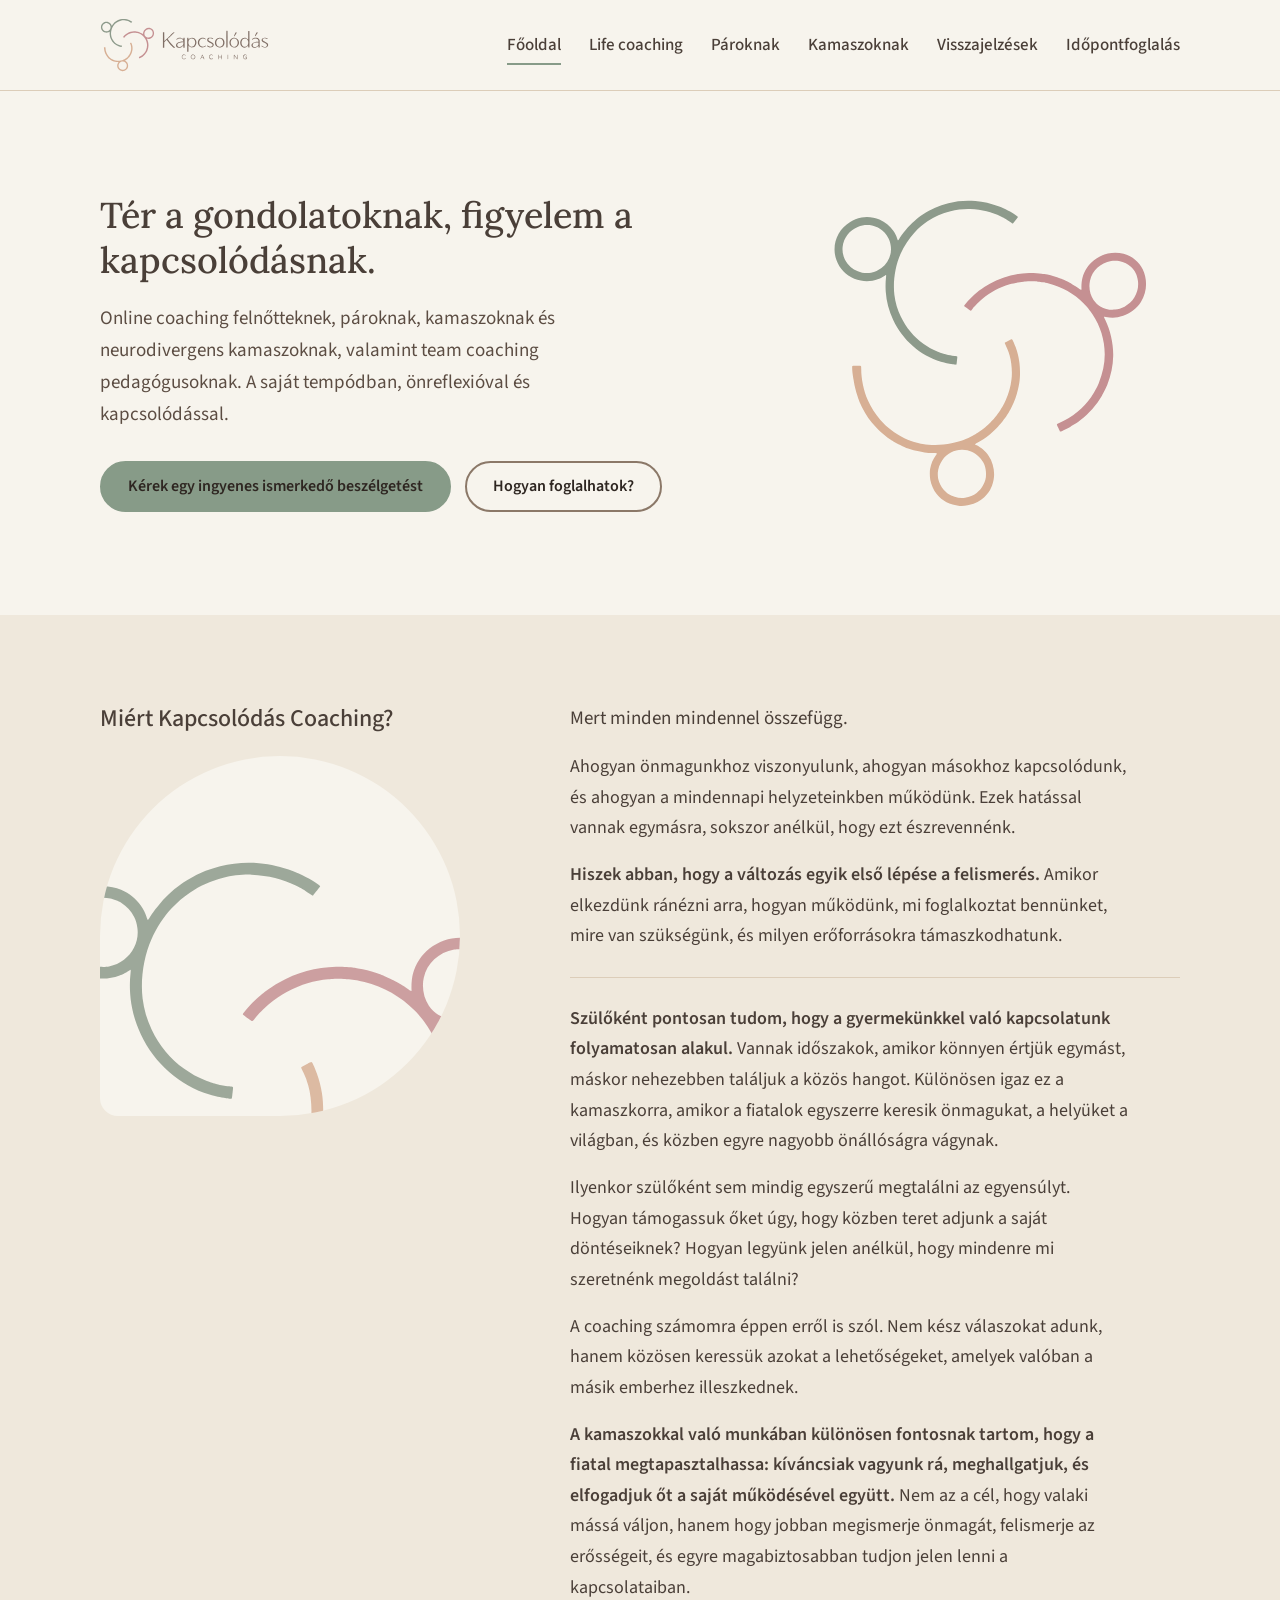
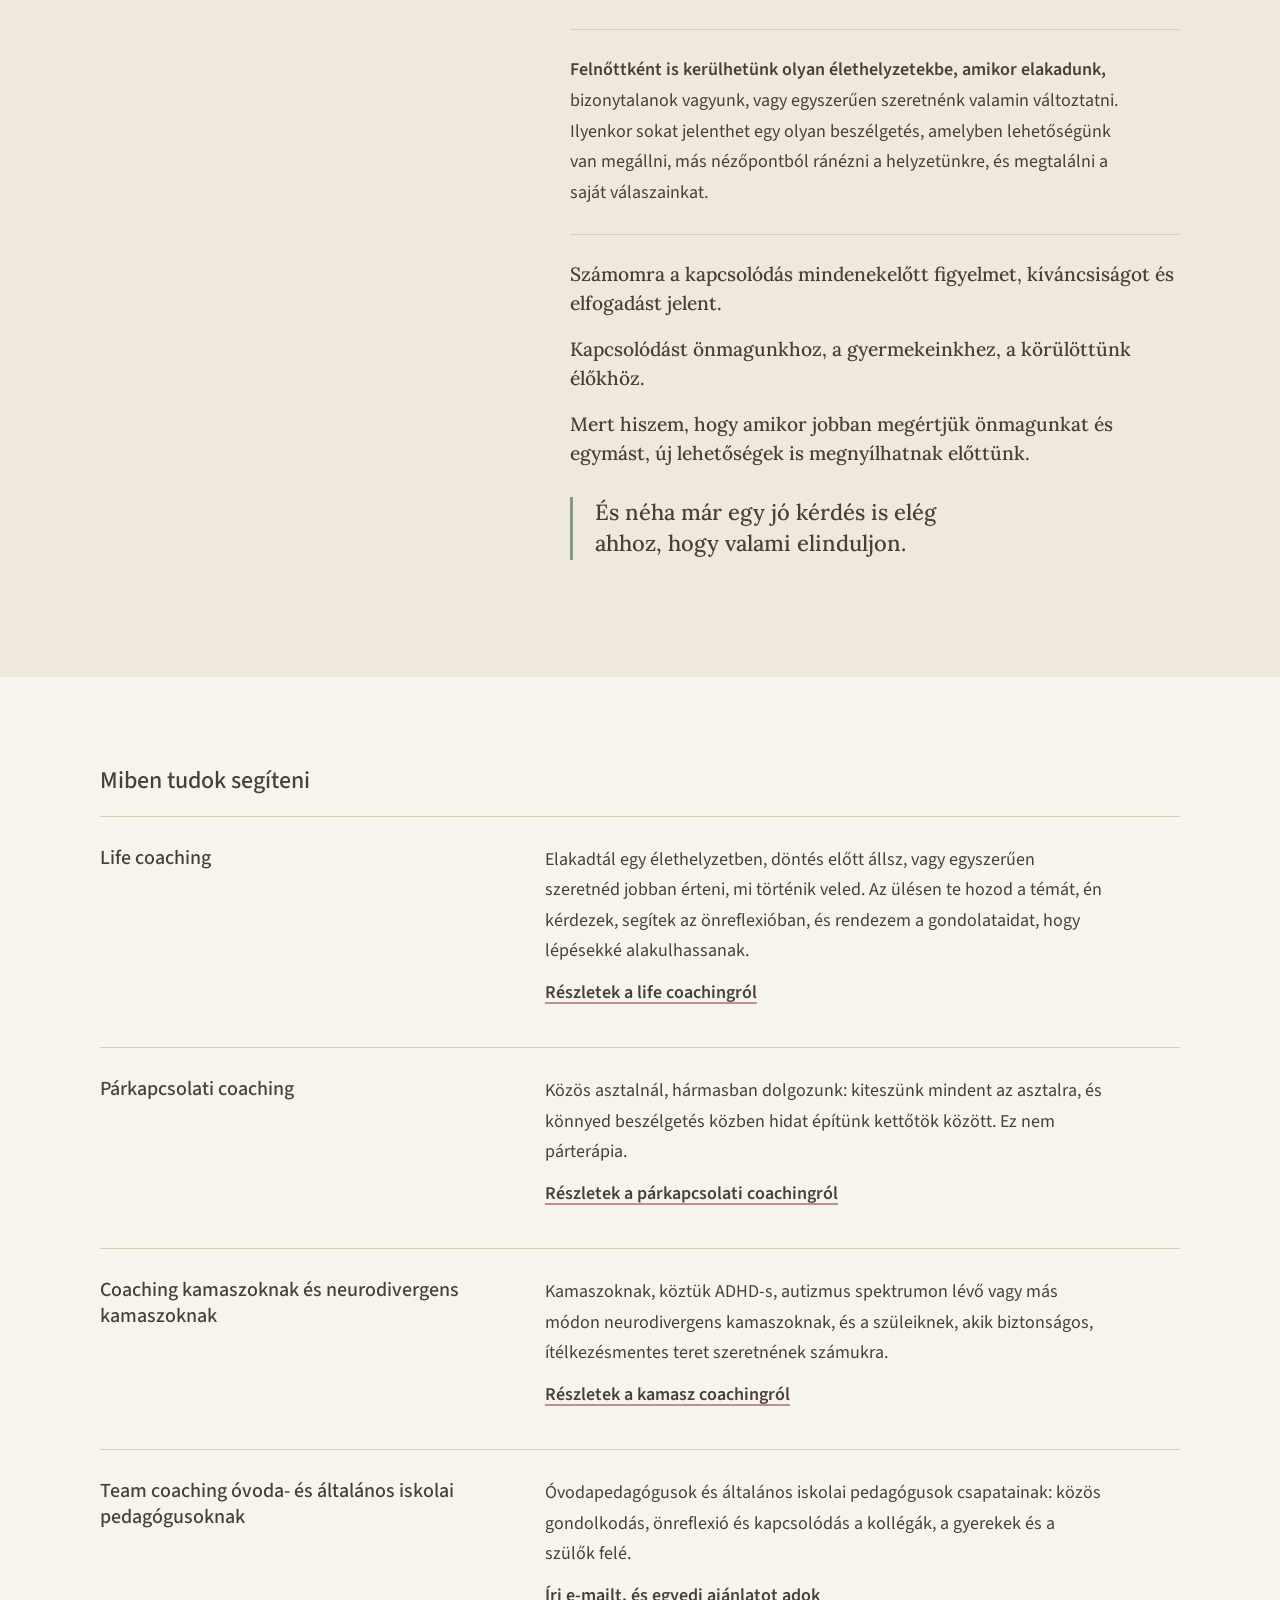
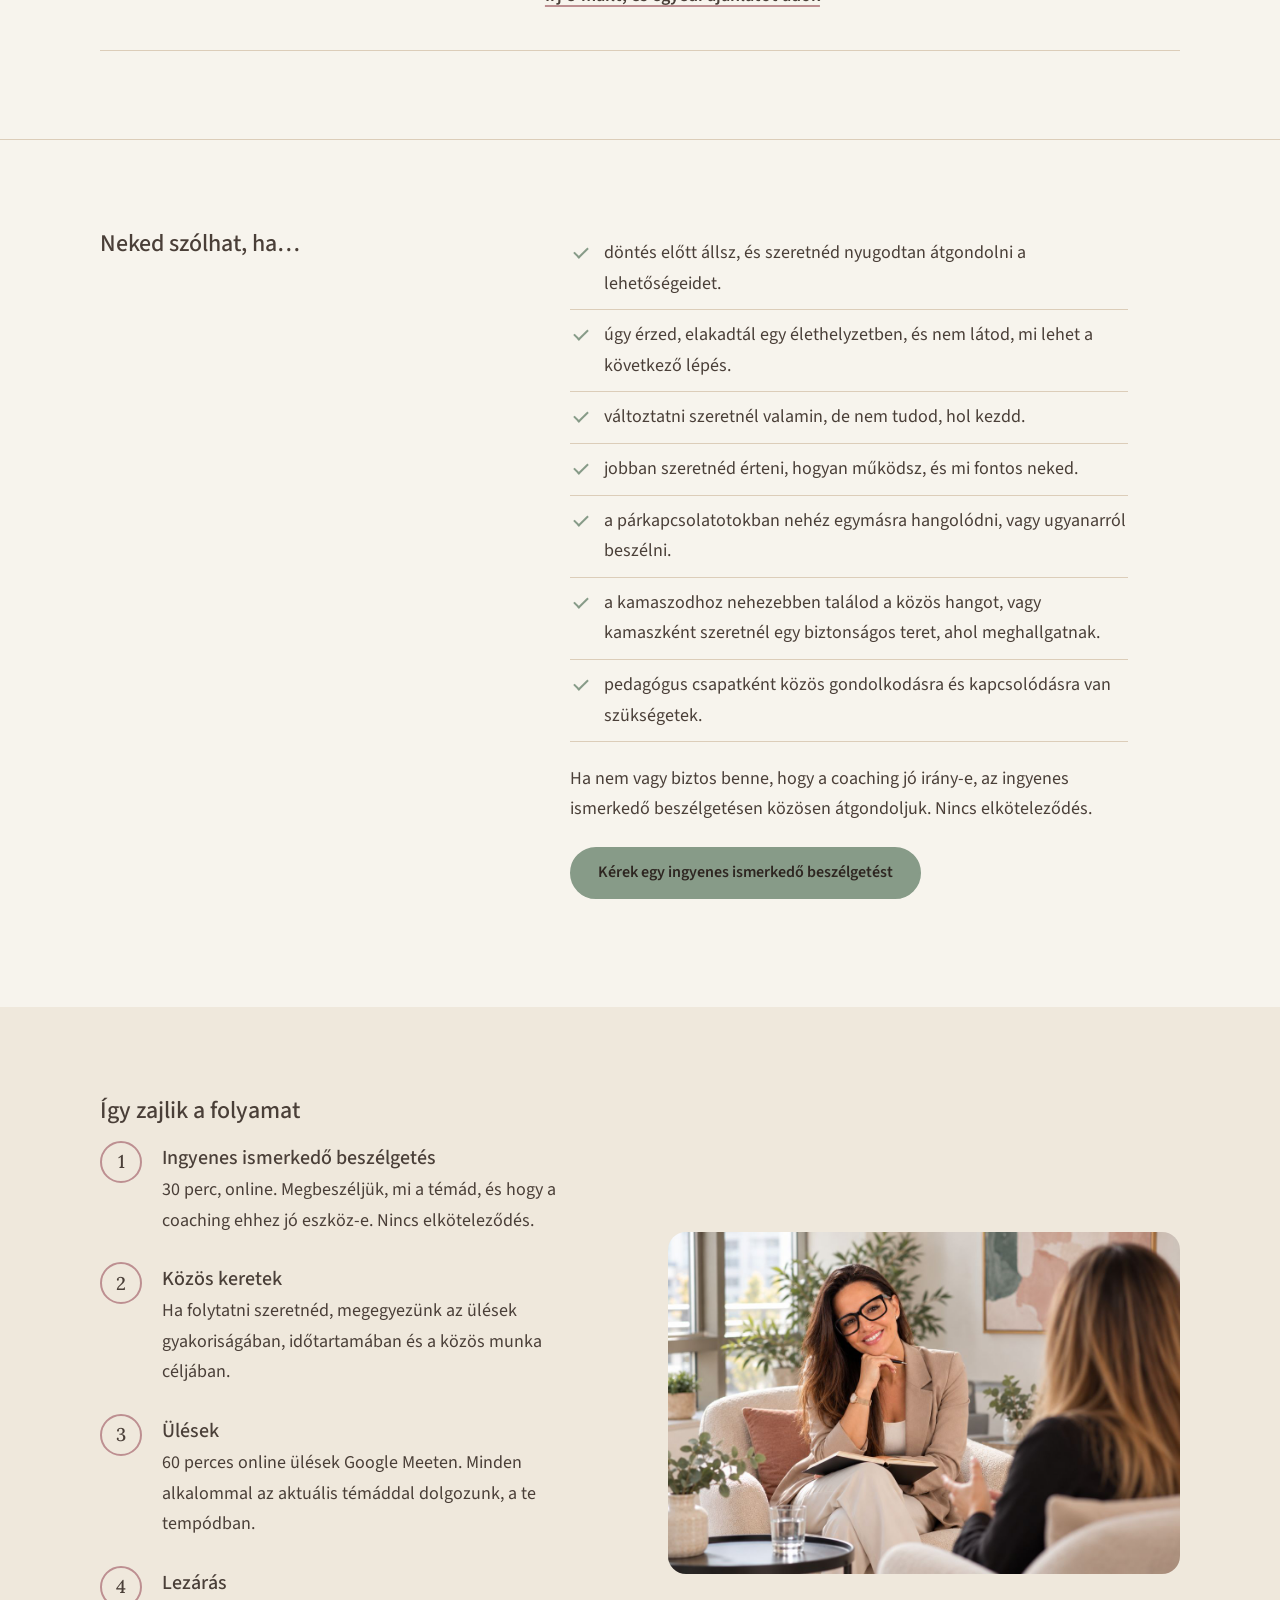
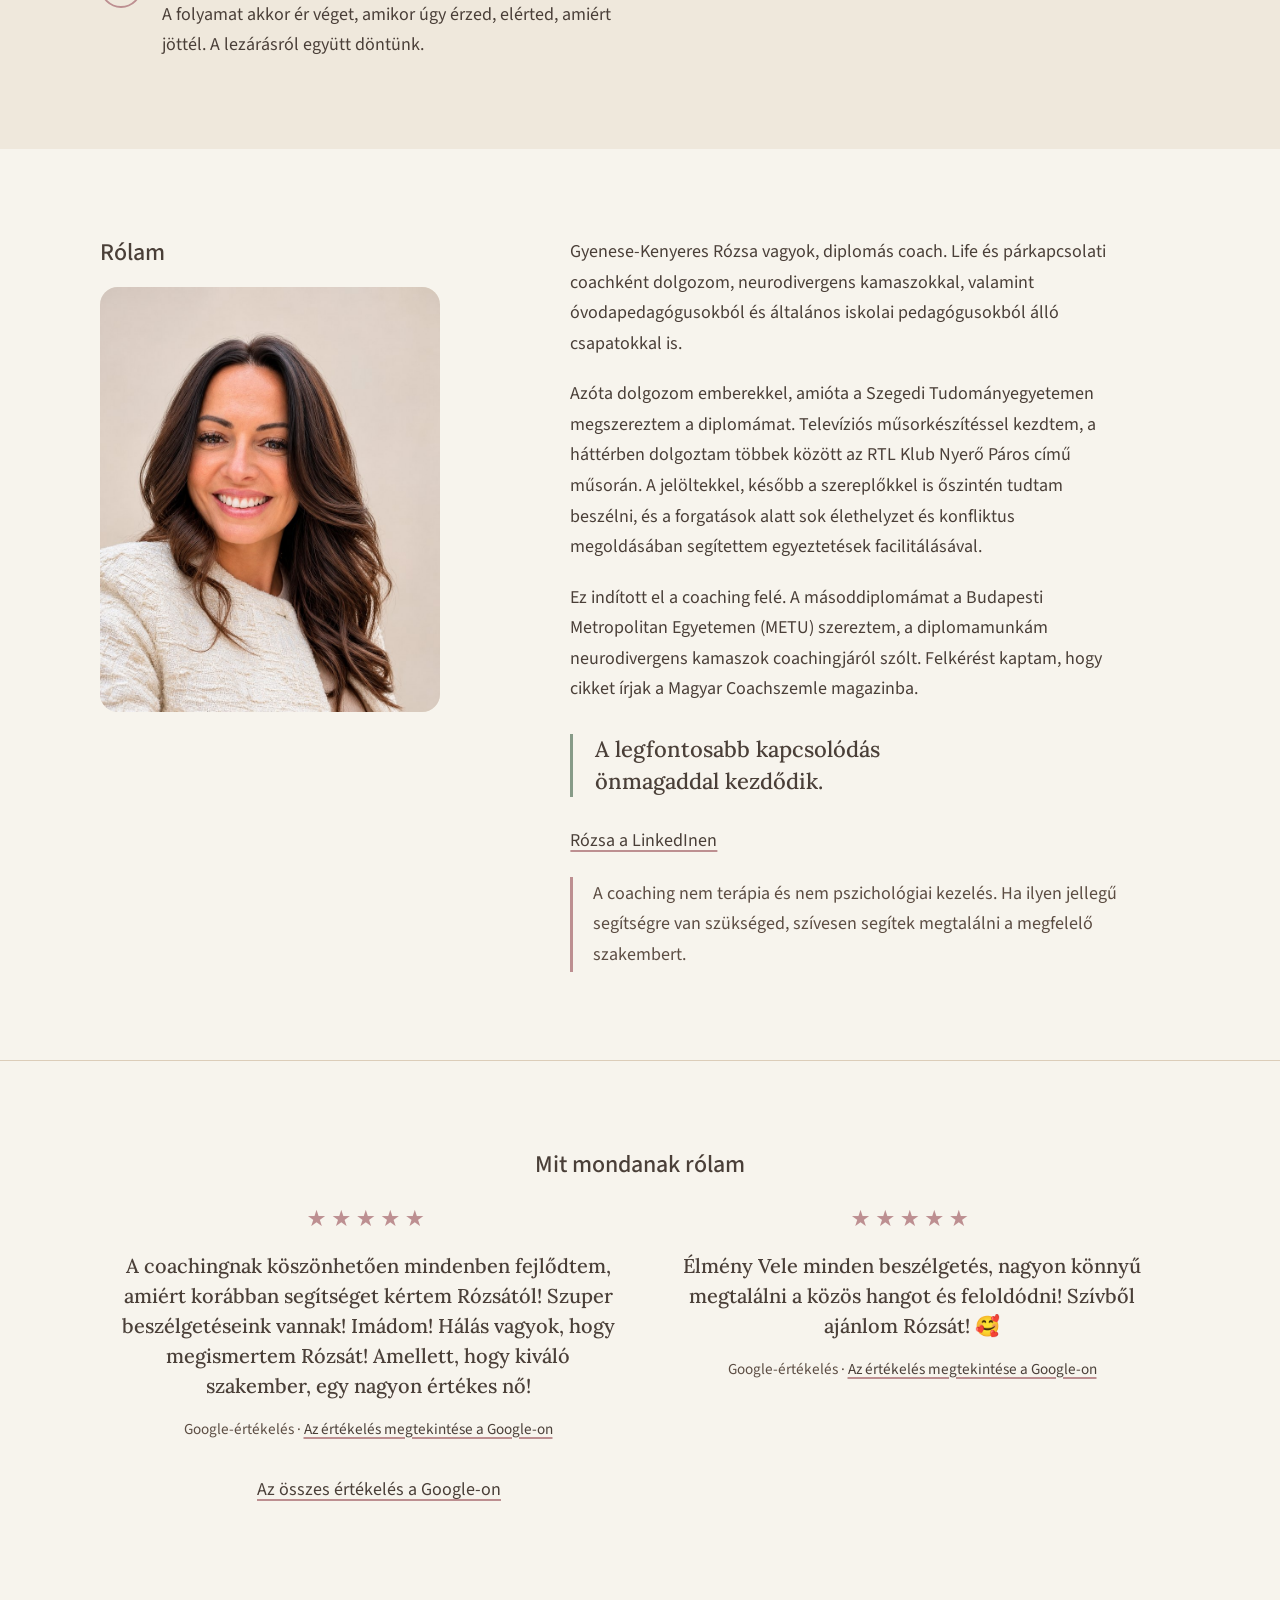
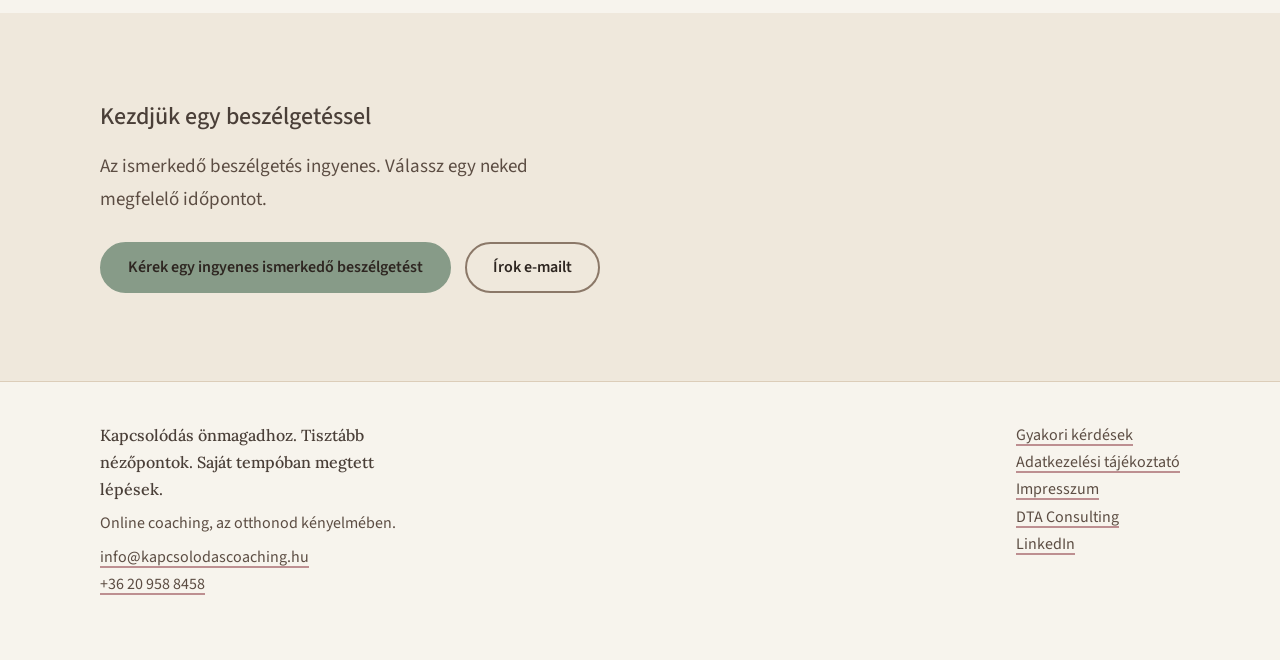
<file: index.html>
<!doctype html>
<html lang="hu">
<head>
<meta charset="utf-8">
<meta name="viewport" content="width=device-width, initial-scale=1">
<title>Kapcsolódás Coaching | Online coaching felnőtteknek, pároknak és kamaszoknak</title>
<meta name="description" content="Online coaching: life és párkapcsolati coaching, kamaszoknak és neurodivergens kamaszoknak, team coaching pedagógusoknak. Ingyenes ismerkedő beszélgetés.">
<link rel="canonical" href="https://kapcsolodascoaching.hu/">
<meta property="og:type" content="website">
<meta property="og:locale" content="hu_HU">
<meta property="og:title" content="Kapcsolódás Coaching | Online coaching felnőtteknek, pároknak és kamaszoknak">
<meta property="og:description" content="Online coaching: life és párkapcsolati coaching, kamaszoknak és neurodivergens kamaszoknak, team coaching pedagógusoknak. Ingyenes ismerkedő beszélgetés.">
<meta property="og:image" content="https://kapcsolodascoaching.hu/assets/og.png">
<meta name="twitter:card" content="summary_large_image">
<script type="application/ld+json">
{
  "@context": "https://schema.org",
  "@graph": [
    {
      "@type": "ProfessionalService",
      "@id": "https://kapcsolodascoaching.hu/#organization",
      "name": "Kapcsolódás Coaching",
      "url": "https://kapcsolodascoaching.hu/",
      "description": "Online coaching felnőtteknek, pároknak és neurodivergens kamaszoknak, valamint team coaching óvoda- és általános iskolai pedagógusoknak.",
      "logo": "https://kapcsolodascoaching.hu/assets/logo-720.png",
      "image": "https://kapcsolodascoaching.hu/assets/og.png",
      "areaServed": {
        "@type": "Country",
        "name": "Magyarország"
      },
      "contactPoint": {
        "@type": "ContactPoint",
        "contactType": "customer service",
        "availableLanguage": "hu",
        "telephone": "+36209588458",
        "email": "info@kapcsolodascoaching.hu"
      },
      "hasOfferCatalog": {
        "@type": "OfferCatalog",
        "name": "Szolgáltatások",
        "itemListElement": [
          {
            "@type": "Offer",
            "itemOffered": {
              "@type": "Service",
              "name": "Ismerkedő beszélgetés (ingyenes)"
            },
            "priceCurrency": "HUF",
            "price": "0"
          },
          {
            "@type": "Offer",
            "itemOffered": {
              "@type": "Service",
              "name": "Life coaching"
            },
            "priceCurrency": "HUF",
            "price": "25000",
            "priceSpecification": {
              "@type": "PriceSpecification",
              "price": "25000",
              "priceCurrency": "HUF",
              "valueAddedTaxIncluded": true
            }
          },
          {
            "@type": "Offer",
            "itemOffered": {
              "@type": "Service",
              "name": "Párkapcsolati coaching"
            },
            "priceCurrency": "HUF",
            "price": "35000",
            "priceSpecification": {
              "@type": "PriceSpecification",
              "price": "35000",
              "priceCurrency": "HUF",
              "valueAddedTaxIncluded": true
            }
          },
          {
            "@type": "Offer",
            "itemOffered": {
              "@type": "Service",
              "name": "Coaching kamaszoknak és neurodivergens kamaszoknak"
            },
            "priceCurrency": "HUF",
            "price": "25000",
            "priceSpecification": {
              "@type": "PriceSpecification",
              "price": "25000",
              "priceCurrency": "HUF",
              "valueAddedTaxIncluded": true
            }
          },
          {
            "@type": "Offer",
            "itemOffered": {
              "@type": "Service",
              "name": "Team coaching óvoda- és általános iskolai pedagógusoknak"
            }
          }
        ]
      },
      "telephone": "+36209588458",
      "sameAs": [
        "https://www.linkedin.com/showcase/kapcsolodas-coaching/",
        "https://maps.app.goo.gl/ShuTweqhRsfRSPGm8"
      ],
      "hasMap": "https://maps.app.goo.gl/ShuTweqhRsfRSPGm8",
      "email": "info@kapcsolodascoaching.hu",
      "parentOrganization": {
        "@type": "Organization",
        "name": "DTA Consulting Kft.",
        "legalName": "DTA Consulting Kereskedelmi és Szolgáltató Korlátolt Felelősségű Társaság",
        "address": {
          "@type": "PostalAddress",
          "postalCode": "1133",
          "addressLocality": "Budapest",
          "streetAddress": "Váci út 76. 3. em.",
          "addressCountry": "HU"
        },
        "url": "https://dta-consulting.hu"
      }
    },
    {
      "@type": "WebSite",
      "@id": "https://kapcsolodascoaching.hu/#website",
      "name": "Kapcsolódás Coaching",
      "url": "https://kapcsolodascoaching.hu/",
      "inLanguage": "hu",
      "publisher": {
        "@id": "https://kapcsolodascoaching.hu/#organization"
      }
    },
    {
      "@type": "Person",
      "@id": "https://kapcsolodascoaching.hu/#coach",
      "name": "Gyenese-Kenyeres Rózsa",
      "jobTitle": "Coach",
      "worksFor": {
        "@id": "https://kapcsolodascoaching.hu/#organization"
      },
      "url": "https://kapcsolodascoaching.hu/#rolam",
      "sameAs": [
        "https://www.linkedin.com/in/rozsagyenese"
      ],
      "image": "https://kapcsolodascoaching.hu/assets/rozsa.jpg"
    }
  ]
}
</script>
<meta name="theme-color" content="#F7F4ED">
<link rel="icon" href="assets/favicon.svg" type="image/svg+xml">
<link rel="apple-touch-icon" href="assets/apple-touch-icon.png">
<link rel="stylesheet" href="assets/fonts.css">
<link rel="stylesheet" href="assets/style.css">
<link rel="preload" href="assets/fonts/source-sans-3-latin-ext-400-normal.woff2" as="font" type="font/woff2" crossorigin>
</head>
<body>
<a class="skip" href="#tartalom">Ugrás a tartalomra</a>
<header class="site"><div class="wrap">
<a class="logo" href="index.html"><img src="assets/logo-horizontal.svg" alt="Kapcsolódás Coaching" width="170" height="54"></a>
<nav aria-label="Fő menü"><ul><li><a href="index.html" aria-current="page">Főoldal</a></li><li><a href="life-coaching.html">Life coaching</a></li><li><a href="parkapcsolati.html">Pároknak</a></li><li><a href="kamaszok.html">Kamaszoknak</a></li><li><a href="index.html#ertekeles">Visszajelzések</a></li><li><a href="foglalas.html">Időpontfoglalás</a></li></ul></nav>
</div></header>
<main id="tartalom">
<section class="hero hero-split">
  <div class="wrap">
    <div>
      <h1>Tér a gondolatoknak, figyelem a kapcsolódásnak.</h1>
      <p class="lead">Online coaching felnőtteknek, pároknak, kamaszoknak és neurodivergens kamaszoknak, valamint team coaching pedagógusoknak. A saját tempódban, önreflexióval és kapcsolódással.</p>
      <div class="actions">
        <a class="btn" href="https://calendar.google.com/calendar/u/0/appointments/schedules/AcZssZ18UnJL9mykO5H6ke5_h1Ri6ztLCyt28_l9wbtVGC3lF9zkRN8YsLWIUeOnDKF8heq-Guiknu7d">Kérek egy ingyenes ismerkedő beszélgetést</a>
        <a class="btn quiet" href="foglalas.html">Hogyan foglalhatok?</a>
      </div>
    </div>
    <div class="hero-mark" aria-hidden="true"><img src="assets/logo-mark.svg" alt="" width="738" height="724"></div>
  </div>
</section>

<section class="block tint" id="miert">
  <div class="wrap two">
    <div class="why-side">
      <h2>Miért Kapcsolódás Coaching?</h2>
      <div class="why-art" aria-hidden="true"><img src="assets/logo-mark.svg" alt="" width="738" height="724"></div>
    </div>
    <div>
      <div class="grp">
        <p class="lead" style="color:var(--text)">Mert minden mindennel összefügg.</p>
        <p>Ahogyan önmagunkhoz viszonyulunk, ahogyan másokhoz kapcsolódunk, és ahogyan a mindennapi helyzeteinkben működünk. Ezek hatással vannak egymásra, sokszor anélkül, hogy ezt észrevennénk.</p>
        <p><strong>Hiszek abban, hogy a változás egyik első lépése a felismerés.</strong> Amikor elkezdünk ránézni arra, hogyan működünk, mi foglalkoztat bennünket, mire van szükségünk, és milyen erőforrásokra támaszkodhatunk.</p>
      </div>
      <div class="grp">
        <p><strong>Szülőként pontosan tudom, hogy a gyermekünkkel való kapcsolatunk folyamatosan alakul.</strong> Vannak időszakok, amikor könnyen értjük egymást, máskor nehezebben találjuk a közös hangot. Különösen igaz ez a kamaszkorra, amikor a fiatalok egyszerre keresik önmagukat, a helyüket a világban, és közben egyre nagyobb önállóságra vágynak.</p>
        <p>Ilyenkor szülőként sem mindig egyszerű megtalálni az egyensúlyt. Hogyan támogassuk őket úgy, hogy közben teret adjunk a saját döntéseiknek? Hogyan legyünk jelen anélkül, hogy mindenre mi szeretnénk megoldást találni?</p>
        <p>A coaching számomra éppen erről is szól. Nem kész válaszokat adunk, hanem közösen keressük azokat a lehetőségeket, amelyek valóban a másik emberhez illeszkednek.</p>
        <p><strong>A kamaszokkal való munkában különösen fontosnak tartom, hogy a fiatal megtapasztalhassa: kíváncsiak vagyunk rá, meghallgatjuk, és elfogadjuk őt a saját működésével együtt.</strong> Nem az a cél, hogy valaki mássá váljon, hanem hogy jobban megismerje önmagát, felismerje az erősségeit, és egyre magabiztosabban tudjon jelen lenni a kapcsolataiban.</p>
      </div>
      <div class="grp">
        <p><strong>Felnőttként is kerülhetünk olyan élethelyzetekbe, amikor elakadunk,</strong> bizonytalanok vagyunk, vagy egyszerűen szeretnénk valamin változtatni. Ilyenkor sokat jelenthet egy olyan beszélgetés, amelyben lehetőségünk van megállni, más nézőpontból ránézni a helyzetünkre, és megtalálni a saját válaszainkat.</p>
      </div>
      <div class="grp pull">
        <p>Számomra a kapcsolódás mindenekelőtt figyelmet, kíváncsiságot és elfogadást jelent.</p>
        <p>Kapcsolódást önmagunkhoz, a gyermekeinkhez, a körülöttünk élőkhöz.</p>
        <p>Mert hiszem, hogy amikor jobban megértjük önmagunkat és egymást, új lehetőségek is megnyílhatnak előttünk.</p>
      </div>
      <blockquote class="credo"><p>És néha már egy jó kérdés is elég ahhoz, hogy valami elinduljon.</p></blockquote>
    </div>
  </div>
</section>

<section class="block" id="mivel">
  <div class="wrap">
    <h2>Miben tudok segíteni</h2>
    <ul class="tracks">
      <li>
        <h3>Life coaching</h3>
        <div>
          <p>Elakadtál egy élethelyzetben, döntés előtt állsz, vagy egyszerűen szeretnéd jobban érteni, mi történik veled. Az ülésen te hozod a témát, én kérdezek, segítek az önreflexióban, és rendezem a gondolataidat, hogy lépésekké alakulhassanak.</p>
          <p><a class="more" href="life-coaching.html">Részletek a life coachingról</a></p>
        </div>
      </li>
      <li>
        <h3>Párkapcsolati coaching</h3>
        <div>
          <p>Közös asztalnál, hármasban dolgozunk: kiteszünk mindent az asztalra, és könnyed beszélgetés közben hidat építünk kettőtök között. Ez nem párterápia.</p>
          <p><a class="more" href="parkapcsolati.html">Részletek a párkapcsolati coachingról</a></p>
        </div>
      </li>
      <li>
        <h3>Coaching kamaszoknak és neurodivergens kamaszoknak</h3>
        <div>
          <p>Kamaszoknak, köztük ADHD-s, autizmus spektrumon lévő vagy más módon neurodivergens kamaszoknak, és a szüleiknek, akik biztonságos, ítélkezésmentes teret szeretnének számukra.</p>
          <p><a class="more" href="kamaszok.html">Részletek a kamasz coachingról</a></p>
        </div>
      </li>
      <li>
        <h3>Team coaching óvoda- és általános iskolai pedagógusoknak</h3>
        <div>
          <p>Óvodapedagógusok és általános iskolai pedagógusok csapatainak: közös gondolkodás, önreflexió és kapcsolódás a kollégák, a gyerekek és a szülők felé.</p>
          <p><a class="more" href="mailto:info@kapcsolodascoaching.hu?subject=Pedag%C3%B3gus%20team%20coaching">Írj e-mailt, és egyedi ajánlatot adok</a></p>
        </div>
      </li>
    </ul>
  </div>
</section>

<section class="block" id="kinek" style="border-top:1px solid var(--beige)">
  <div class="wrap two">
    <h2>Neked szólhat, ha…</h2>
    <div>
      <ul class="checks">
        <li>döntés előtt állsz, és szeretnéd nyugodtan átgondolni a lehetőségeidet.</li>
        <li>úgy érzed, elakadtál egy élethelyzetben, és nem látod, mi lehet a következő lépés.</li>
        <li>változtatni szeretnél valamin, de nem tudod, hol kezdd.</li>
        <li>jobban szeretnéd érteni, hogyan működsz, és mi fontos neked.</li>
        <li>a párkapcsolatotokban nehéz egymásra hangolódni, vagy ugyanarról beszélni.</li>
        <li>a kamaszodhoz nehezebben találod a közös hangot, vagy kamaszként szeretnél egy biztonságos teret, ahol meghallgatnak.</li>
        <li>pedagógus csapatként közös gondolkodásra és kapcsolódásra van szükségetek.</li>
      </ul>
      <p>Ha nem vagy biztos benne, hogy a coaching jó irány-e, az ingyenes ismerkedő beszélgetésen közösen átgondoljuk. Nincs elköteleződés.</p>
      <p style="margin-top:1.4rem"><a class="btn" href="https://calendar.google.com/calendar/u/0/appointments/schedules/AcZssZ18UnJL9mykO5H6ke5_h1Ri6ztLCyt28_l9wbtVGC3lF9zkRN8YsLWIUeOnDKF8heq-Guiknu7d">Kérek egy ingyenes ismerkedő beszélgetést</a></p>
    </div>
  </div>
</section>

<section class="block tint" id="menete">
  <div class="wrap">
    <h2>Így zajlik a folyamat</h2>
    <div class="process">
    <ol class="steps">
      <li>
        <h3>Ingyenes ismerkedő beszélgetés</h3>
        <p>30 perc, online. Megbeszéljük, mi a témád, és hogy a coaching ehhez jó eszköz-e. Nincs elköteleződés.</p>
      </li>
      <li>
        <h3>Közös keretek</h3>
        <p>Ha folytatni szeretnéd, megegyezünk az ülések gyakoriságában, időtartamában és a közös munka céljában.</p>
      </li>
      <li>
        <h3>Ülések</h3>
        <p>60 perces online ülések Google Meeten. Minden alkalommal az aktuális témáddal dolgozunk, a te tempódban.</p>
      </li>
      <li>
        <h3>Lezárás</h3>
        <p>A folyamat akkor ér véget, amikor úgy érzed, elérted, amiért jöttél. A lezárásról együtt döntünk.</p>
      </li>
    </ol>
    <figure class="scene"><img src="assets/coaching-beszelgetes.jpg" alt="Coaching beszélgetés: a coach mosolyogva figyel az ügyfelére" width="1200" height="800" loading="lazy"></figure>
    </div>
  </div>
</section>

<section class="block" id="rolam">
  <div class="wrap two">
    <div>
      <h2>Rólam</h2>
      <figure class="portrait"><img src="assets/rozsa.jpg" alt="Gyenese-Kenyeres Rózsa, a Kapcsolódás Coaching coachja" width="800" height="1000" loading="lazy"></figure>
    </div>
    <div>
      <p>Gyenese-Kenyeres Rózsa vagyok, diplomás coach. Life és párkapcsolati coachként dolgozom, neurodivergens kamaszokkal, valamint óvodapedagógusokból és általános iskolai pedagógusokból álló csapatokkal is.</p>
<p>Azóta dolgozom emberekkel, amióta a Szegedi Tudományegyetemen megszereztem a diplomámat. Televíziós műsorkészítéssel kezdtem, a háttérben dolgoztam többek között az RTL Klub Nyerő Páros című műsorán. A jelöltekkel, később a szereplőkkel is őszintén tudtam beszélni, és a forgatások alatt sok élethelyzet és konfliktus megoldásában segítettem egyeztetések facilitálásával.</p>
<p>Ez indított el a coaching felé. A másoddiplomámat a Budapesti Metropolitan Egyetemen (METU) szereztem, a diplomamunkám neurodivergens kamaszok coachingjáról szólt. Felkérést kaptam, hogy cikket írjak a Magyar Coachszemle magazinba.</p>
      
      <blockquote class="credo"><p>A legfontosabb kapcsolódás önmagaddal kezdődik.</p></blockquote>
      <p><a class="more" href="https://www.linkedin.com/in/rozsagyenese" target="_blank" rel="noopener">Rózsa a LinkedInen</a></p>
      <div class="note"><p>A coaching nem terápia és nem pszichológiai kezelés. Ha ilyen jellegű segítségre van szükséged, szívesen segítek megtalálni a megfelelő szakembert.</p></div>
    </div>
  </div>
</section>

<section class="block" id="ertekeles" style="border-top:1px solid var(--beige)">
  <div class="wrap">
    <h2 style="text-align:center">Mit mondanak rólam</h2>
    <div class="reviews">
      <figure class="review">
        <div class="stars" role="img" aria-label="5 csillagos értékelés az 5-ből">★★★★★</div>
        <blockquote><p>A coachingnak köszönhetően mindenben fejlődtem, amiért korábban segítséget kértem Rózsától! Szuper beszélgetéseink vannak! Imádom! Hálás vagyok, hogy megismertem Rózsát! Amellett, hogy kiváló szakember, egy nagyon értékes nő!</p></blockquote>
        <figcaption>Google-értékelés · <a href="https://maps.app.goo.gl/61tyubLxfzQzjgXo8" target="_blank" rel="noopener">Az értékelés megtekintése a Google-on</a></figcaption>
      </figure>
      <figure class="review">
        <div class="stars" role="img" aria-label="5 csillagos értékelés az 5-ből">★★★★★</div>
        <blockquote><p>Élmény Vele minden beszélgetés, nagyon könnyű megtalálni a közös hangot és feloldódni! Szívből ajánlom Rózsát! 🥰</p></blockquote>
        <figcaption>Google-értékelés · <a href="https://maps.app.goo.gl/SbqftuAaC9WAWfjQ7" target="_blank" rel="noopener">Az értékelés megtekintése a Google-on</a></figcaption>
      </figure>
    </div>
    <p style="text-align:center;margin-top:2rem"><a class="more" href="https://maps.app.goo.gl/ShuTweqhRsfRSPGm8" target="_blank" rel="noopener">Az összes értékelés a Google-on</a></p>
  </div>
</section>

<section class="block tint">
  <div class="wrap">
    <h2>Kezdjük egy beszélgetéssel</h2>
    <p class="lead">Az ismerkedő beszélgetés ingyenes. Válassz egy neked megfelelő időpontot.</p>
    <div class="actions" style="margin-top:1.6rem">
      <a class="btn" href="https://calendar.google.com/calendar/u/0/appointments/schedules/AcZssZ18UnJL9mykO5H6ke5_h1Ri6ztLCyt28_l9wbtVGC3lF9zkRN8YsLWIUeOnDKF8heq-Guiknu7d">Kérek egy ingyenes ismerkedő beszélgetést</a>
      <a class="btn quiet" href="mailto:info@kapcsolodascoaching.hu">Írok e-mailt</a>
    </div>
  </div>
</section>

</main>
<footer class="site"><div class="wrap">
<div>
<p class="tagline">Kapcsolódás önmagadhoz. Tisztább nézőpontok. Saját tempóban megtett lépések.</p>
<p>Online coaching, az otthonod kényelmében.</p>
<p><a href="mailto:info@kapcsolodascoaching.hu">info@kapcsolodascoaching.hu</a><br><a href="tel:+36209588458">+36 20 958 8458</a></p>
</div>
<ul>
<li><a href="gyik.html">Gyakori kérdések</a></li>
<li><a href="adatkezeles.html">Adatkezelési tájékoztató</a></li>
<li><a href="impresszum.html">Impresszum</a></li>
<li><a href="https://dta-consulting.hu">DTA Consulting</a></li>
<li><a href="https://www.linkedin.com/showcase/kapcsolodas-coaching/" rel="noopener">LinkedIn</a></li>
</ul>
</div></footer>
<script data-goatcounter="https://kapcsolodas.goatcounter.com/count" async src="https://gc.zgo.at/count.js"></script>
</body>
</html>
</file>
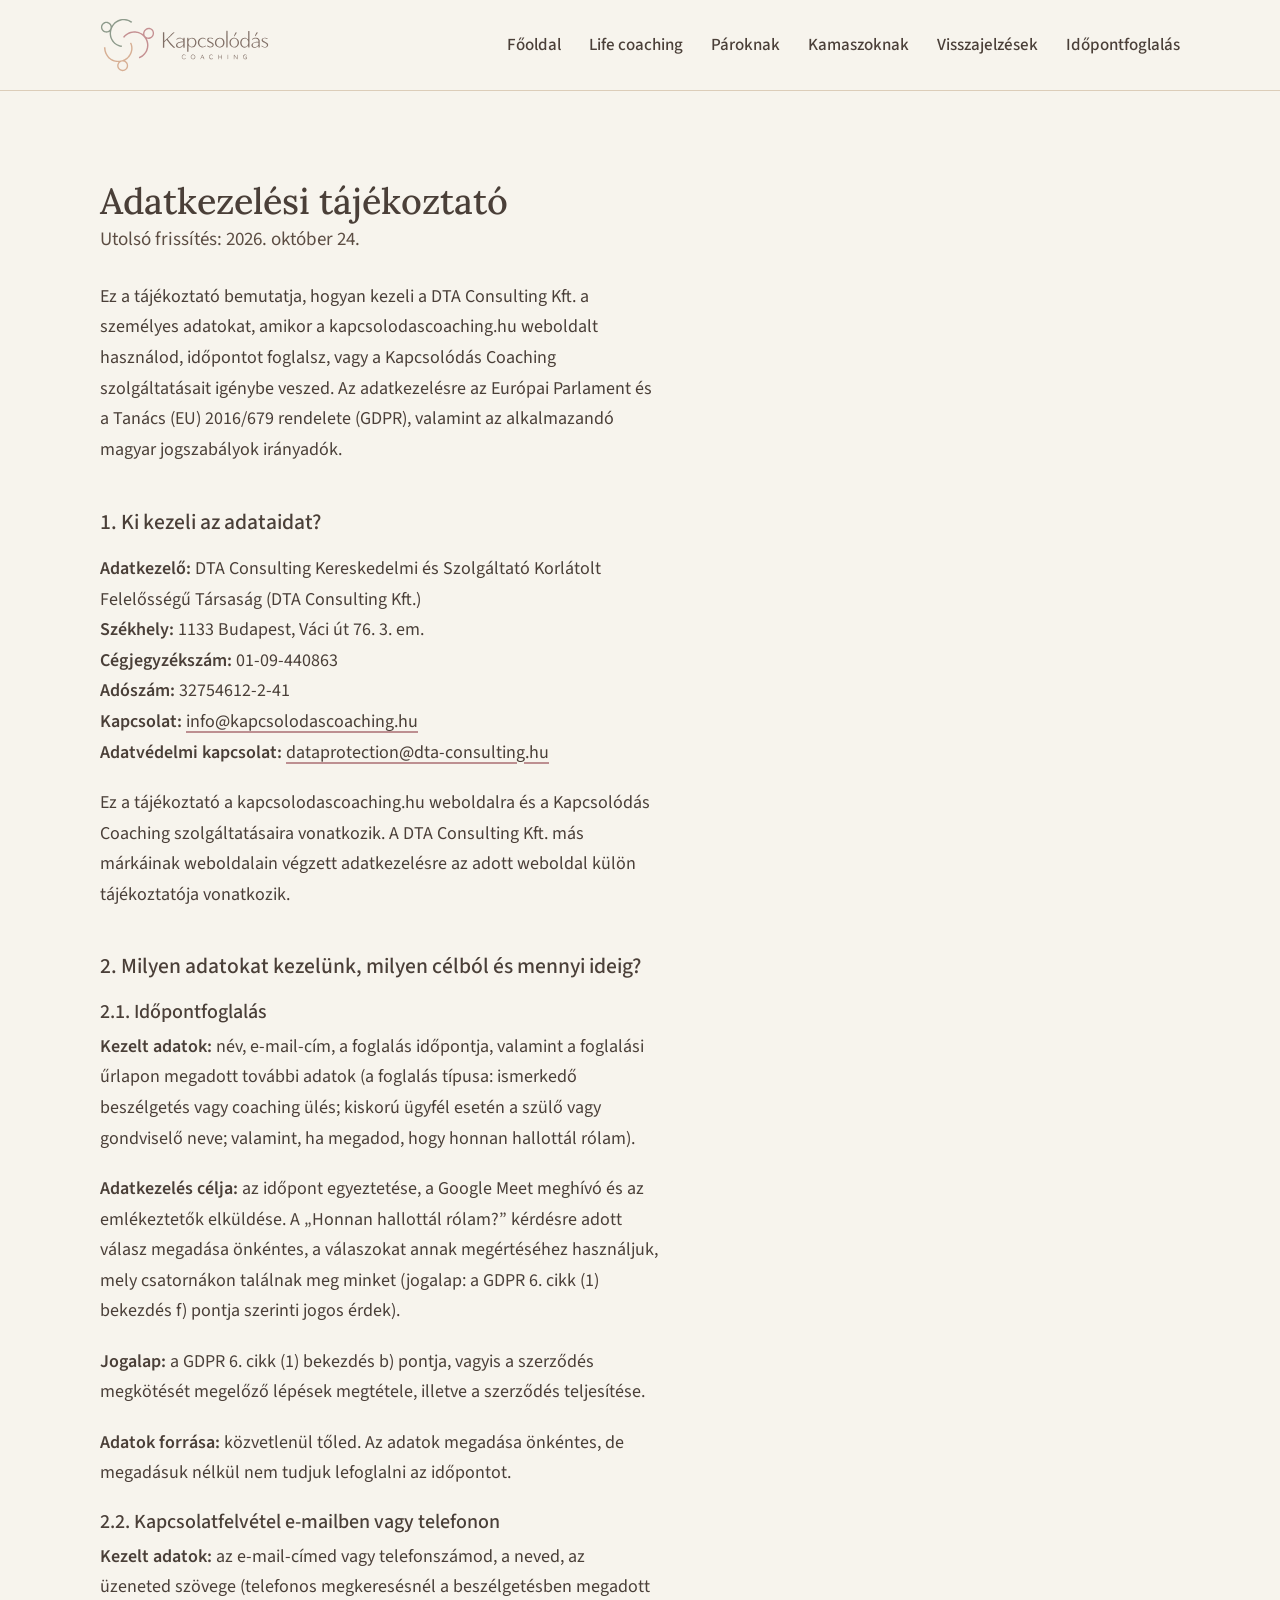
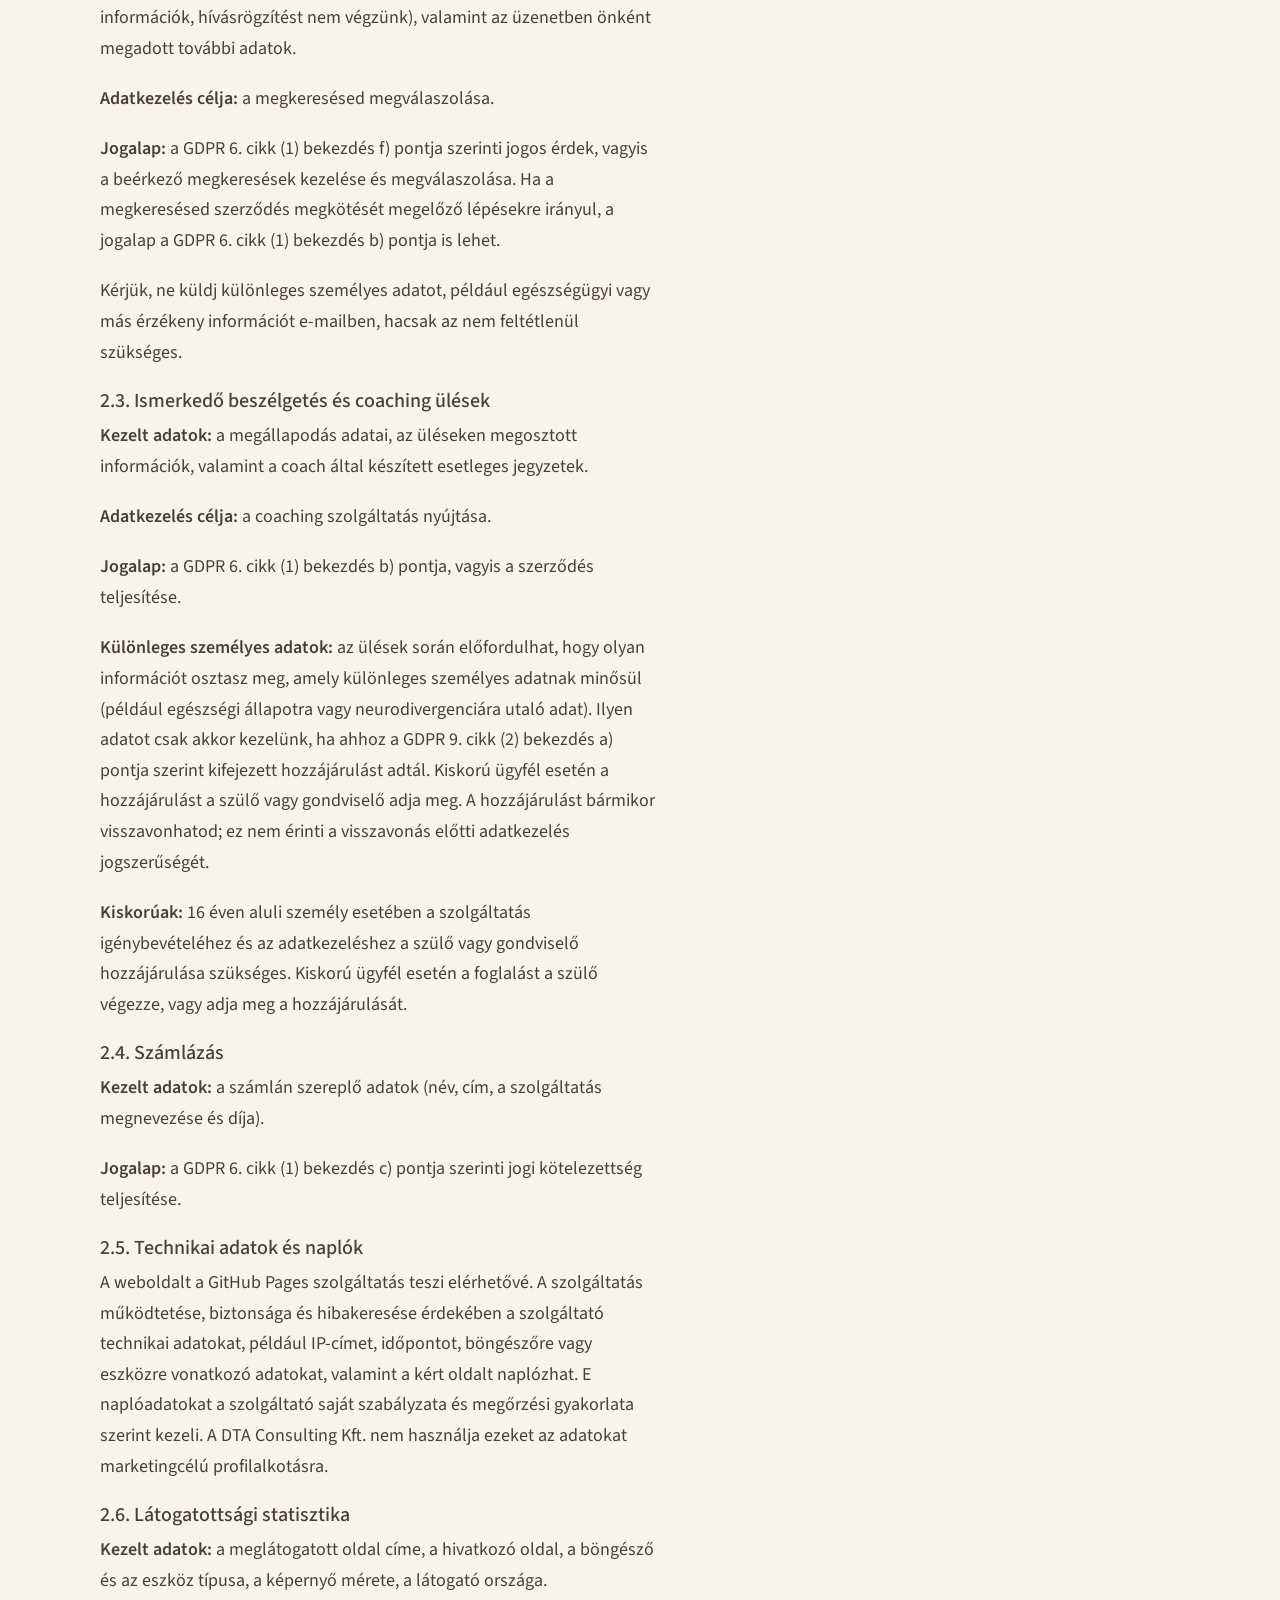
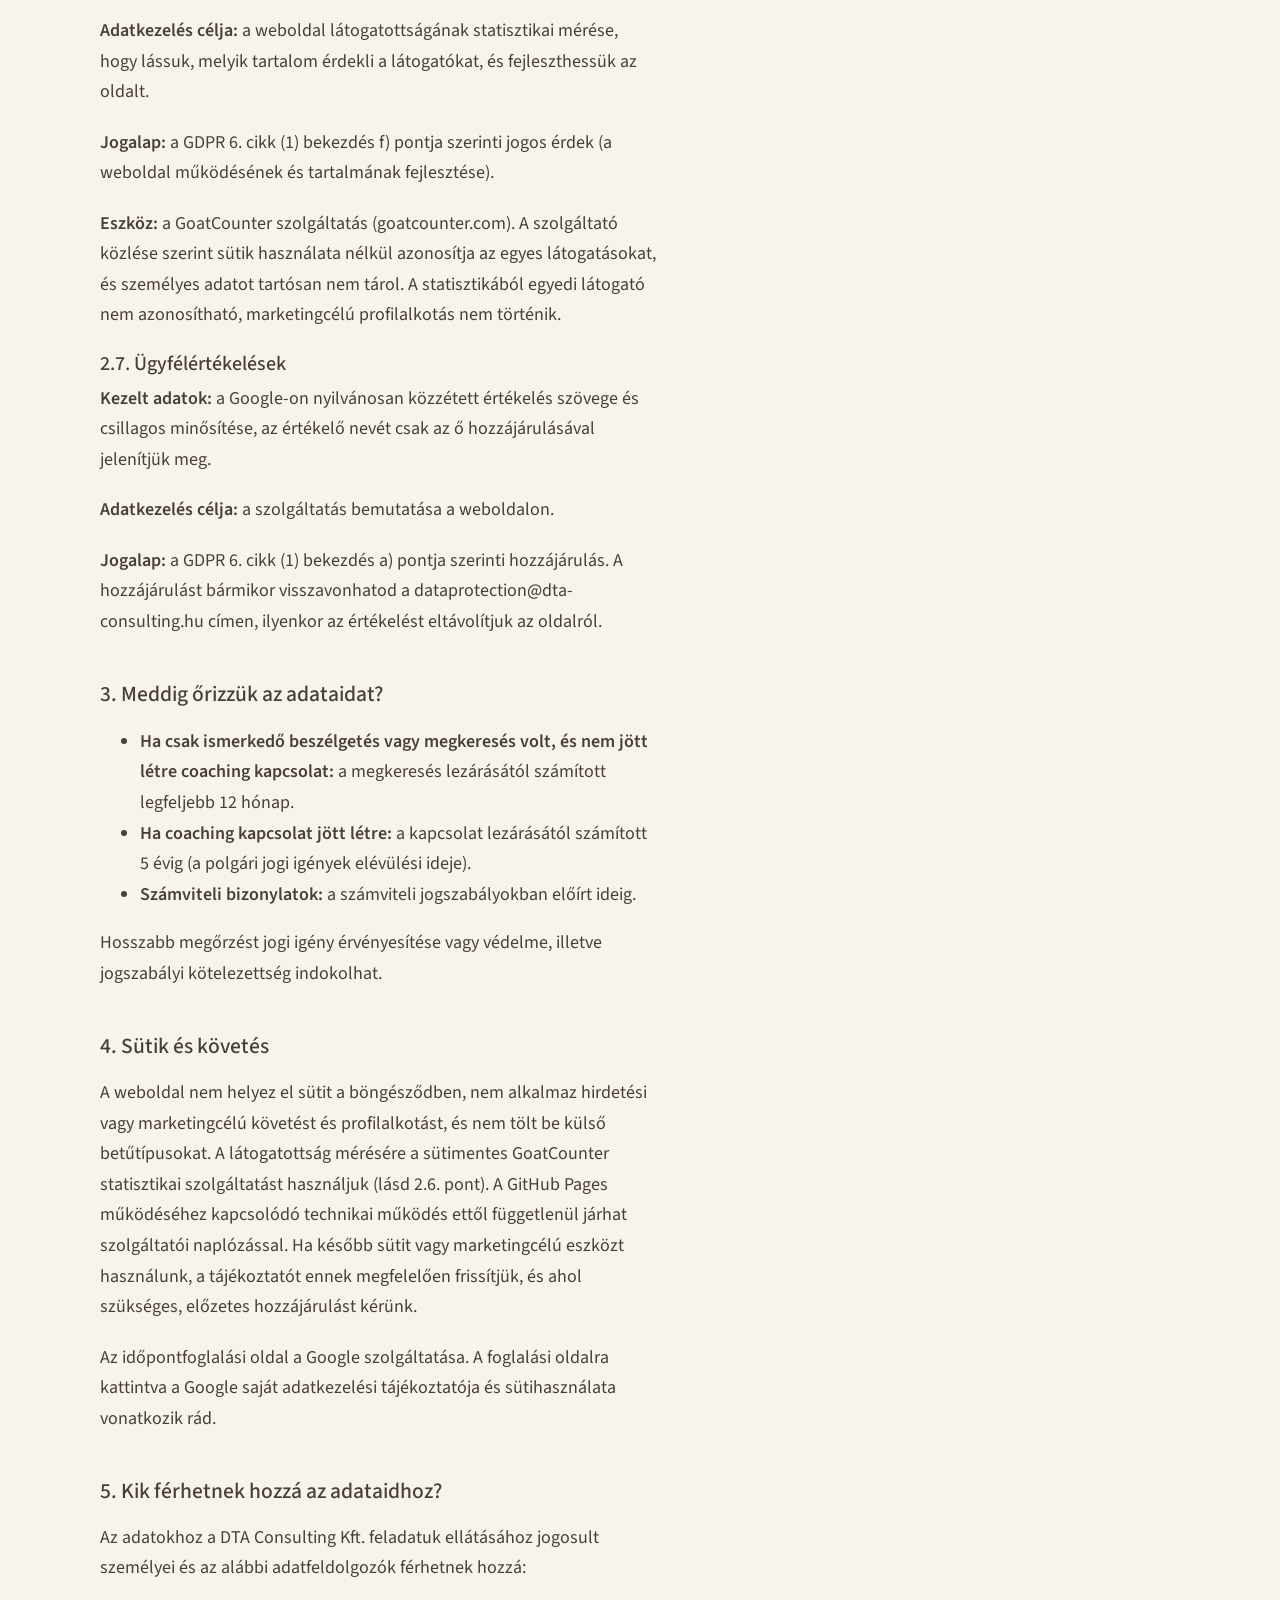
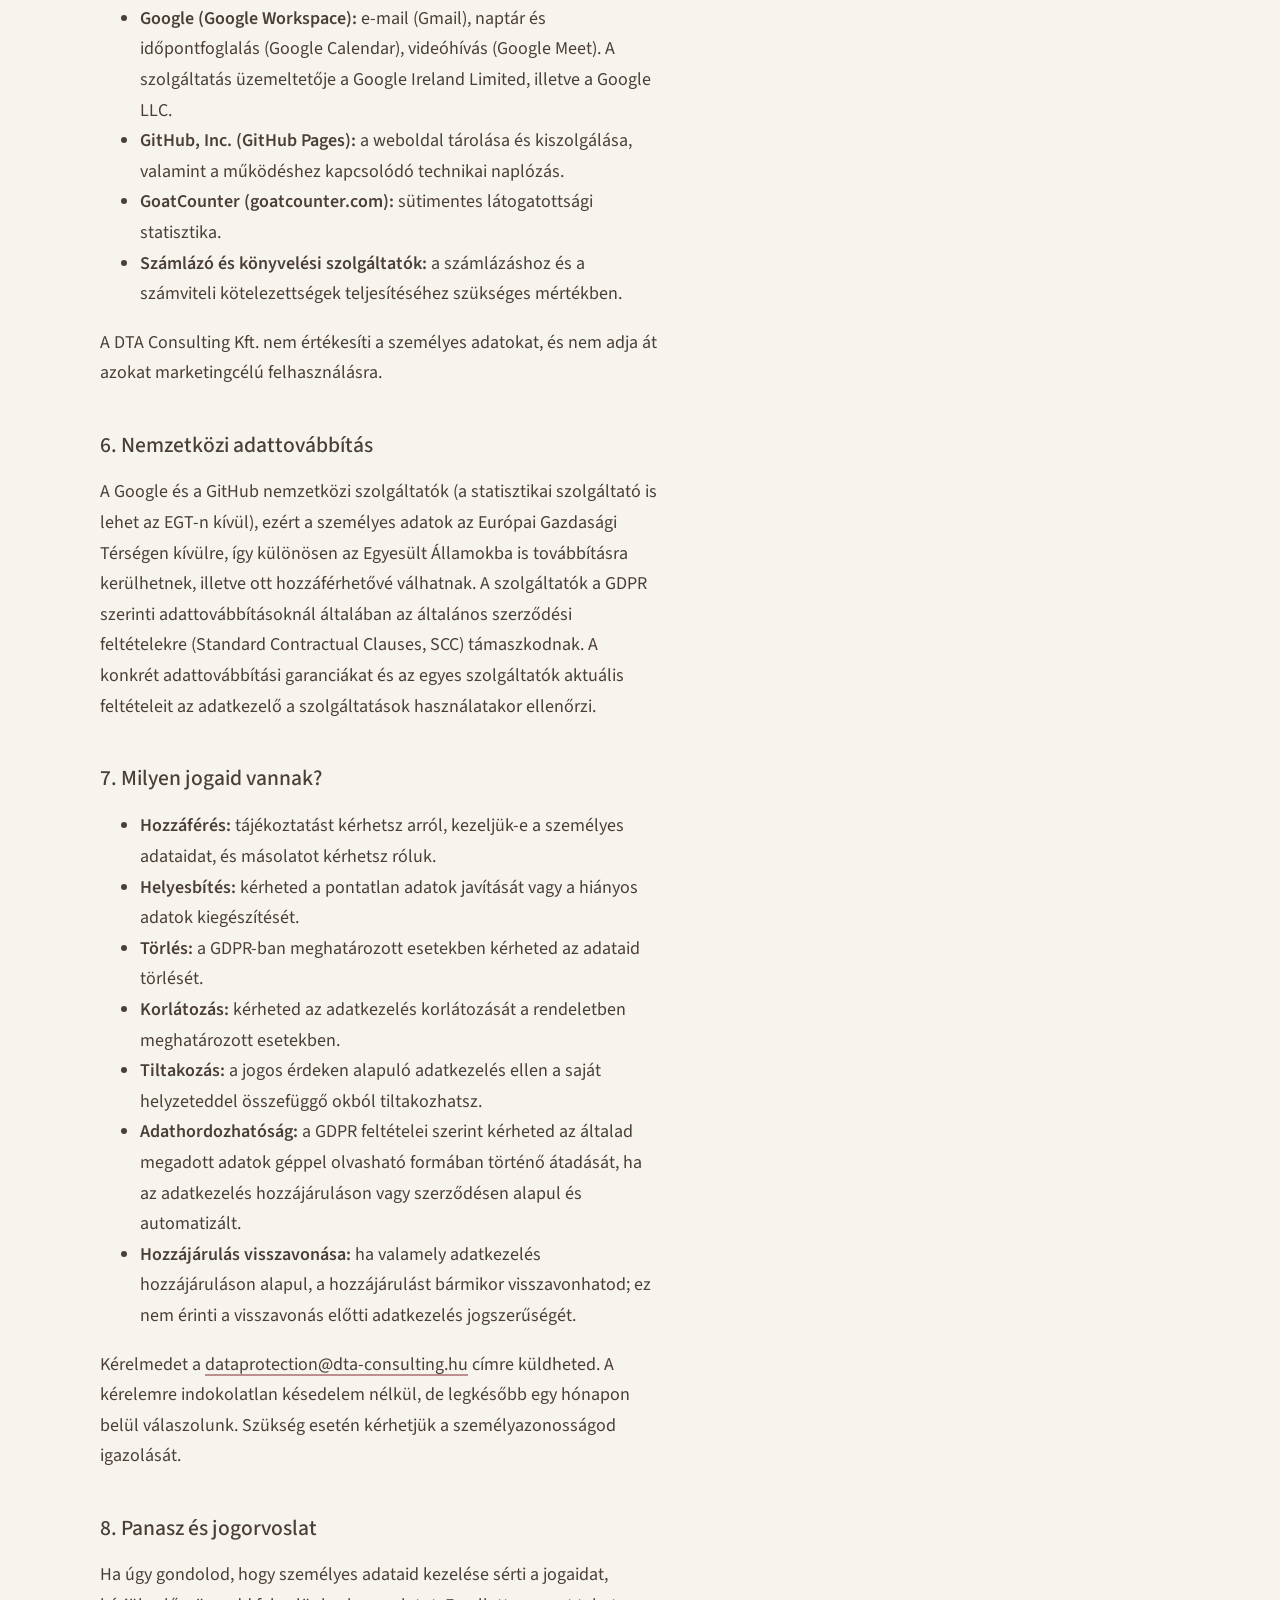
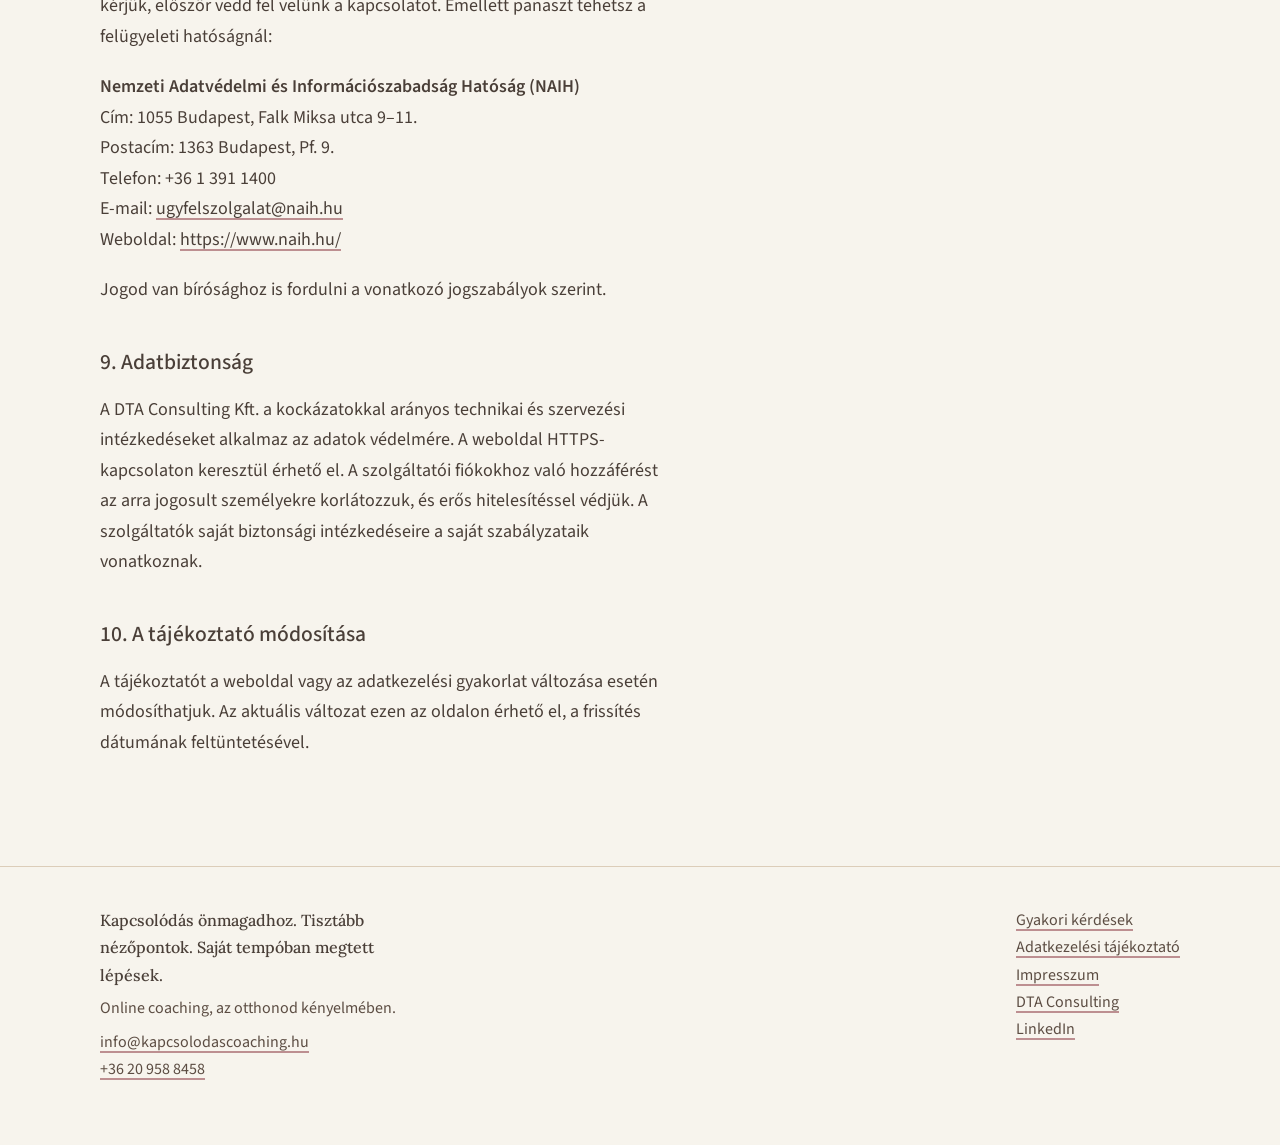
<file: adatkezeles.html>
<!doctype html>
<html lang="hu">
<head>
<meta charset="utf-8">
<meta name="viewport" content="width=device-width, initial-scale=1">
<title>Adatkezelési tájékoztató | Kapcsolódás Coaching</title>
<meta name="description" content="Hogyan kezeli a DTA Consulting Kft. a személyes adataidat az időpontfoglalás és a Kapcsolódás Coaching szolgáltatásai során.">
<link rel="canonical" href="https://kapcsolodascoaching.hu/adatkezeles.html">
<meta property="og:type" content="website">
<meta property="og:locale" content="hu_HU">
<meta property="og:title" content="Adatkezelési tájékoztató | Kapcsolódás Coaching">
<meta property="og:description" content="Hogyan kezeli a DTA Consulting Kft. a személyes adataidat az időpontfoglalás és a Kapcsolódás Coaching szolgáltatásai során.">
<meta property="og:image" content="https://kapcsolodascoaching.hu/assets/og.png">
<meta name="twitter:card" content="summary_large_image">
<meta name="theme-color" content="#F7F4ED">
<link rel="icon" href="assets/favicon.svg" type="image/svg+xml">
<link rel="apple-touch-icon" href="assets/apple-touch-icon.png">
<link rel="stylesheet" href="assets/fonts.css">
<link rel="stylesheet" href="assets/style.css">
<link rel="preload" href="assets/fonts/source-sans-3-latin-ext-400-normal.woff2" as="font" type="font/woff2" crossorigin>
</head>
<body>
<a class="skip" href="#tartalom">Ugrás a tartalomra</a>
<header class="site"><div class="wrap">
<a class="logo" href="index.html"><img src="assets/logo-horizontal.svg" alt="Kapcsolódás Coaching" width="170" height="54"></a>
<nav aria-label="Fő menü"><ul><li><a href="index.html">Főoldal</a></li><li><a href="life-coaching.html">Life coaching</a></li><li><a href="parkapcsolati.html">Pároknak</a></li><li><a href="kamaszok.html">Kamaszoknak</a></li><li><a href="index.html#ertekeles">Visszajelzések</a></li><li><a href="foglalas.html">Időpontfoglalás</a></li></ul></nav>
</div></header>
<main id="tartalom">
<section class="block legal">
  <div class="wrap">
    <h1 style="max-width:none">Adatkezelési tájékoztató</h1>
    <p class="lead">Utolsó frissítés: 2026. október 24.</p>
    

    <p style="margin-top:1.6rem">Ez a tájékoztató bemutatja, hogyan kezeli a DTA Consulting Kft. a személyes adatokat, amikor a kapcsolodascoaching.hu weboldalt használod, időpontot foglalsz, vagy a Kapcsolódás Coaching szolgáltatásait igénybe veszed. Az adatkezelésre az Európai Parlament és a Tanács (EU) 2016/679 rendelete (GDPR), valamint az alkalmazandó magyar jogszabályok irányadók.</p>

    <h2>1. Ki kezeli az adataidat?</h2>
    <p><strong>Adatkezelő:</strong> DTA Consulting Kereskedelmi és Szolgáltató Korlátolt Felelősségű Társaság (DTA Consulting Kft.)<br>
    <strong>Székhely:</strong> 1133 Budapest, Váci út 76. 3. em.<br>
    <strong>Cégjegyzékszám:</strong> 01-09-440863<br>
    <strong>Adószám:</strong> 32754612-2-41<br>
    <strong>Kapcsolat:</strong> <a href="mailto:info@kapcsolodascoaching.hu">info@kapcsolodascoaching.hu</a><br>
    <strong>Adatvédelmi kapcsolat:</strong> <a href="mailto:dataprotection@dta-consulting.hu">dataprotection@dta-consulting.hu</a></p>
    <p>Ez a tájékoztató a kapcsolodascoaching.hu weboldalra és a Kapcsolódás Coaching szolgáltatásaira vonatkozik. A DTA Consulting Kft. más márkáinak weboldalain végzett adatkezelésre az adott weboldal külön tájékoztatója vonatkozik.</p>

    <h2>2. Milyen adatokat kezelünk, milyen célból és mennyi ideig?</h2>

    <h3>2.1. Időpontfoglalás</h3>
    <p><strong>Kezelt adatok:</strong> név, e-mail-cím, a foglalás időpontja, valamint a foglalási űrlapon megadott további adatok (a foglalás típusa: ismerkedő beszélgetés vagy coaching ülés; kiskorú ügyfél esetén a szülő vagy gondviselő neve; valamint, ha megadod, hogy honnan hallottál rólam).</p>
    <p><strong>Adatkezelés célja:</strong> az időpont egyeztetése, a Google Meet meghívó és az emlékeztetők elküldése. A „Honnan hallottál rólam?” kérdésre adott válasz megadása önkéntes, a válaszokat annak megértéséhez használjuk, mely csatornákon találnak meg minket (jogalap: a GDPR 6. cikk (1) bekezdés f) pontja szerinti jogos érdek).</p>
    <p><strong>Jogalap:</strong> a GDPR 6. cikk (1) bekezdés b) pontja, vagyis a szerződés megkötését megelőző lépések megtétele, illetve a szerződés teljesítése.</p>
    <p><strong>Adatok forrása:</strong> közvetlenül tőled. Az adatok megadása önkéntes, de megadásuk nélkül nem tudjuk lefoglalni az időpontot.</p>

    <h3>2.2. Kapcsolatfelvétel e-mailben vagy telefonon</h3>
    <p><strong>Kezelt adatok:</strong> az e-mail-címed vagy telefonszámod, a neved, az üzeneted szövege (telefonos megkeresésnél a beszélgetésben megadott információk, hívásrögzítést nem végzünk), valamint az üzenetben önként megadott további adatok.</p>
    <p><strong>Adatkezelés célja:</strong> a megkeresésed megválaszolása.</p>
    <p><strong>Jogalap:</strong> a GDPR 6. cikk (1) bekezdés f) pontja szerinti jogos érdek, vagyis a beérkező megkeresések kezelése és megválaszolása. Ha a megkeresésed szerződés megkötését megelőző lépésekre irányul, a jogalap a GDPR 6. cikk (1) bekezdés b) pontja is lehet.</p>
    <p>Kérjük, ne küldj különleges személyes adatot, például egészségügyi vagy más érzékeny információt e-mailben, hacsak az nem feltétlenül szükséges.</p>

    <h3>2.3. Ismerkedő beszélgetés és coaching ülések</h3>
    <p><strong>Kezelt adatok:</strong> a megállapodás adatai, az üléseken megosztott információk, valamint a coach által készített esetleges jegyzetek.</p>
    <p><strong>Adatkezelés célja:</strong> a coaching szolgáltatás nyújtása.</p>
    <p><strong>Jogalap:</strong> a GDPR 6. cikk (1) bekezdés b) pontja, vagyis a szerződés teljesítése.</p>
    <p><strong>Különleges személyes adatok:</strong> az ülések során előfordulhat, hogy olyan információt osztasz meg, amely különleges személyes adatnak minősül (például egészségi állapotra vagy neurodivergenciára utaló adat). Ilyen adatot csak akkor kezelünk, ha ahhoz a GDPR 9. cikk (2) bekezdés a) pontja szerint kifejezett hozzájárulást adtál. Kiskorú ügyfél esetén a hozzájárulást a szülő vagy gondviselő adja meg. A hozzájárulást bármikor visszavonhatod; ez nem érinti a visszavonás előtti adatkezelés jogszerűségét.</p>
    <p><strong>Kiskorúak:</strong> 16 éven aluli személy esetében a szolgáltatás igénybevételéhez és az adatkezeléshez a szülő vagy gondviselő hozzájárulása szükséges. Kiskorú ügyfél esetén a foglalást a szülő végezze, vagy adja meg a hozzájárulását.</p>

    <h3>2.4. Számlázás</h3>
    <p><strong>Kezelt adatok:</strong> a számlán szereplő adatok (név, cím, a szolgáltatás megnevezése és díja).</p>
    <p><strong>Jogalap:</strong> a GDPR 6. cikk (1) bekezdés c) pontja szerinti jogi kötelezettség teljesítése.</p>

    <h3>2.5. Technikai adatok és naplók</h3>
    <p>A weboldalt a GitHub Pages szolgáltatás teszi elérhetővé. A szolgáltatás működtetése, biztonsága és hibakeresése érdekében a szolgáltató technikai adatokat, például IP-címet, időpontot, böngészőre vagy eszközre vonatkozó adatokat, valamint a kért oldalt naplózhat. E naplóadatokat a szolgáltató saját szabályzata és megőrzési gyakorlata szerint kezeli. A DTA Consulting Kft. nem használja ezeket az adatokat marketingcélú profilalkotásra.</p>

    <h3>2.6. Látogatottsági statisztika</h3>
    <p><strong>Kezelt adatok:</strong> a meglátogatott oldal címe, a hivatkozó oldal, a böngésző és az eszköz típusa, a képernyő mérete, a látogató országa.</p>
    <p><strong>Adatkezelés célja:</strong> a weboldal látogatottságának statisztikai mérése, hogy lássuk, melyik tartalom érdekli a látogatókat, és fejleszthessük az oldalt.</p>
    <p><strong>Jogalap:</strong> a GDPR 6. cikk (1) bekezdés f) pontja szerinti jogos érdek (a weboldal működésének és tartalmának fejlesztése).</p>
    <p><strong>Eszköz:</strong> a GoatCounter szolgáltatás (goatcounter.com). A szolgáltató közlése szerint sütik használata nélkül azonosítja az egyes látogatásokat, és személyes adatot tartósan nem tárol. A statisztikából egyedi látogató nem azonosítható, marketingcélú profilalkotás nem történik.</p>

    <h3>2.7. Ügyfélértékelések</h3>
    <p><strong>Kezelt adatok:</strong> a Google-on nyilvánosan közzétett értékelés szövege és csillagos minősítése, az értékelő nevét csak az ő hozzájárulásával jelenítjük meg.</p>
    <p><strong>Adatkezelés célja:</strong> a szolgáltatás bemutatása a weboldalon.</p>
    <p><strong>Jogalap:</strong> a GDPR 6. cikk (1) bekezdés a) pontja szerinti hozzájárulás. A hozzájárulást bármikor visszavonhatod a dataprotection@dta-consulting.hu címen, ilyenkor az értékelést eltávolítjuk az oldalról.</p>

    <h2>3. Meddig őrizzük az adataidat?</h2>
    <ul>
      <li><strong>Ha csak ismerkedő beszélgetés vagy megkeresés volt, és nem jött létre coaching kapcsolat:</strong> a megkeresés lezárásától számított legfeljebb 12 hónap.</li>
      <li><strong>Ha coaching kapcsolat jött létre:</strong> a kapcsolat lezárásától számított 5 évig (a polgári jogi igények elévülési ideje).</li>
      <li><strong>Számviteli bizonylatok:</strong> a számviteli jogszabályokban előírt ideig.</li>
    </ul>
    <p>Hosszabb megőrzést jogi igény érvényesítése vagy védelme, illetve jogszabályi kötelezettség indokolhat.</p>

    <h2>4. Sütik és követés</h2>
    <p>A weboldal nem helyez el sütit a böngésződben, nem alkalmaz hirdetési vagy marketingcélú követést és profilalkotást, és nem tölt be külső betűtípusokat. A látogatottság mérésére a sütimentes GoatCounter statisztikai szolgáltatást használjuk (lásd 2.6. pont). A GitHub Pages működéséhez kapcsolódó technikai működés ettől függetlenül járhat szolgáltatói naplózással. Ha később sütit vagy marketingcélú eszközt használunk, a tájékoztatót ennek megfelelően frissítjük, és ahol szükséges, előzetes hozzájárulást kérünk.</p>
    <p>Az időpontfoglalási oldal a Google szolgáltatása. A foglalási oldalra kattintva a Google saját adatkezelési tájékoztatója és sütihasználata vonatkozik rád.</p>

    <h2>5. Kik férhetnek hozzá az adataidhoz?</h2>
    <p>Az adatokhoz a DTA Consulting Kft. feladatuk ellátásához jogosult személyei és az alábbi adatfeldolgozók férhetnek hozzá:</p>
    <ul>
      <li><strong>Google (Google Workspace):</strong> e-mail (Gmail), naptár és időpontfoglalás (Google Calendar), videóhívás (Google Meet). A szolgáltatás üzemeltetője a Google Ireland Limited, illetve a Google LLC.</li>
      <li><strong>GitHub, Inc. (GitHub Pages):</strong> a weboldal tárolása és kiszolgálása, valamint a működéshez kapcsolódó technikai naplózás.</li>
      <li><strong>GoatCounter (goatcounter.com):</strong> sütimentes látogatottsági statisztika.</li>
      <li><strong>Számlázó és könyvelési szolgáltatók:</strong> a számlázáshoz és a számviteli kötelezettségek teljesítéséhez szükséges mértékben.</li>
    </ul>
    <p>A DTA Consulting Kft. nem értékesíti a személyes adatokat, és nem adja át azokat marketingcélú felhasználásra.</p>

    <h2>6. Nemzetközi adattovábbítás</h2>
    <p>A Google és a GitHub nemzetközi szolgáltatók (a statisztikai szolgáltató is lehet az EGT-n kívül), ezért a személyes adatok az Európai Gazdasági Térségen kívülre, így különösen az Egyesült Államokba is továbbításra kerülhetnek, illetve ott hozzáférhetővé válhatnak. A szolgáltatók a GDPR szerinti adattovábbításoknál általában az általános szerződési feltételekre (Standard Contractual Clauses, SCC) támaszkodnak. A konkrét adattovábbítási garanciákat és az egyes szolgáltatók aktuális feltételeit az adatkezelő a szolgáltatások használatakor ellenőrzi.</p>

    <h2>7. Milyen jogaid vannak?</h2>
    <ul>
      <li><strong>Hozzáférés:</strong> tájékoztatást kérhetsz arról, kezeljük-e a személyes adataidat, és másolatot kérhetsz róluk.</li>
      <li><strong>Helyesbítés:</strong> kérheted a pontatlan adatok javítását vagy a hiányos adatok kiegészítését.</li>
      <li><strong>Törlés:</strong> a GDPR-ban meghatározott esetekben kérheted az adataid törlését.</li>
      <li><strong>Korlátozás:</strong> kérheted az adatkezelés korlátozását a rendeletben meghatározott esetekben.</li>
      <li><strong>Tiltakozás:</strong> a jogos érdeken alapuló adatkezelés ellen a saját helyzeteddel összefüggő okból tiltakozhatsz.</li>
      <li><strong>Adathordozhatóság:</strong> a GDPR feltételei szerint kérheted az általad megadott adatok géppel olvasható formában történő átadását, ha az adatkezelés hozzájáruláson vagy szerződésen alapul és automatizált.</li>
      <li><strong>Hozzájárulás visszavonása:</strong> ha valamely adatkezelés hozzájáruláson alapul, a hozzájárulást bármikor visszavonhatod; ez nem érinti a visszavonás előtti adatkezelés jogszerűségét.</li>
    </ul>
    <p>Kérelmedet a <a href="mailto:dataprotection@dta-consulting.hu">dataprotection@dta-consulting.hu</a> címre küldheted. A kérelemre indokolatlan késedelem nélkül, de legkésőbb egy hónapon belül válaszolunk. Szükség esetén kérhetjük a személyazonosságod igazolását.</p>

    <h2>8. Panasz és jogorvoslat</h2>
    <p>Ha úgy gondolod, hogy személyes adataid kezelése sérti a jogaidat, kérjük, először vedd fel velünk a kapcsolatot. Emellett panaszt tehetsz a felügyeleti hatóságnál:</p>
    <p><strong>Nemzeti Adatvédelmi és Információszabadság Hatóság (NAIH)</strong><br>
    Cím: 1055 Budapest, Falk Miksa utca 9–11.<br>
    Postacím: 1363 Budapest, Pf. 9.<br>
    Telefon: +36 1 391 1400<br>
    E-mail: <a href="mailto:ugyfelszolgalat@naih.hu">ugyfelszolgalat@naih.hu</a><br>
    Weboldal: <a href="https://www.naih.hu/">https://www.naih.hu/</a></p>
    <p>Jogod van bírósághoz is fordulni a vonatkozó jogszabályok szerint.</p>

    <h2>9. Adatbiztonság</h2>
    <p>A DTA Consulting Kft. a kockázatokkal arányos technikai és szervezési intézkedéseket alkalmaz az adatok védelmére. A weboldal HTTPS-kapcsolaton keresztül érhető el. A szolgáltatói fiókokhoz való hozzáférést az arra jogosult személyekre korlátozzuk, és erős hitelesítéssel védjük. A szolgáltatók saját biztonsági intézkedéseire a saját szabályzataik vonatkoznak.</p>

    <h2>10. A tájékoztató módosítása</h2>
    <p>A tájékoztatót a weboldal vagy az adatkezelési gyakorlat változása esetén módosíthatjuk. Az aktuális változat ezen az oldalon érhető el, a frissítés dátumának feltüntetésével.</p>
  </div>
</section>

</main>
<footer class="site"><div class="wrap">
<div>
<p class="tagline">Kapcsolódás önmagadhoz. Tisztább nézőpontok. Saját tempóban megtett lépések.</p>
<p>Online coaching, az otthonod kényelmében.</p>
<p><a href="mailto:info@kapcsolodascoaching.hu">info@kapcsolodascoaching.hu</a><br><a href="tel:+36209588458">+36 20 958 8458</a></p>
</div>
<ul>
<li><a href="gyik.html">Gyakori kérdések</a></li>
<li><a href="adatkezeles.html">Adatkezelési tájékoztató</a></li>
<li><a href="impresszum.html">Impresszum</a></li>
<li><a href="https://dta-consulting.hu">DTA Consulting</a></li>
<li><a href="https://www.linkedin.com/showcase/kapcsolodas-coaching/" rel="noopener">LinkedIn</a></li>
</ul>
</div></footer>
<script data-goatcounter="https://kapcsolodas.goatcounter.com/count" async src="https://gc.zgo.at/count.js"></script>
</body>
</html>
</file>
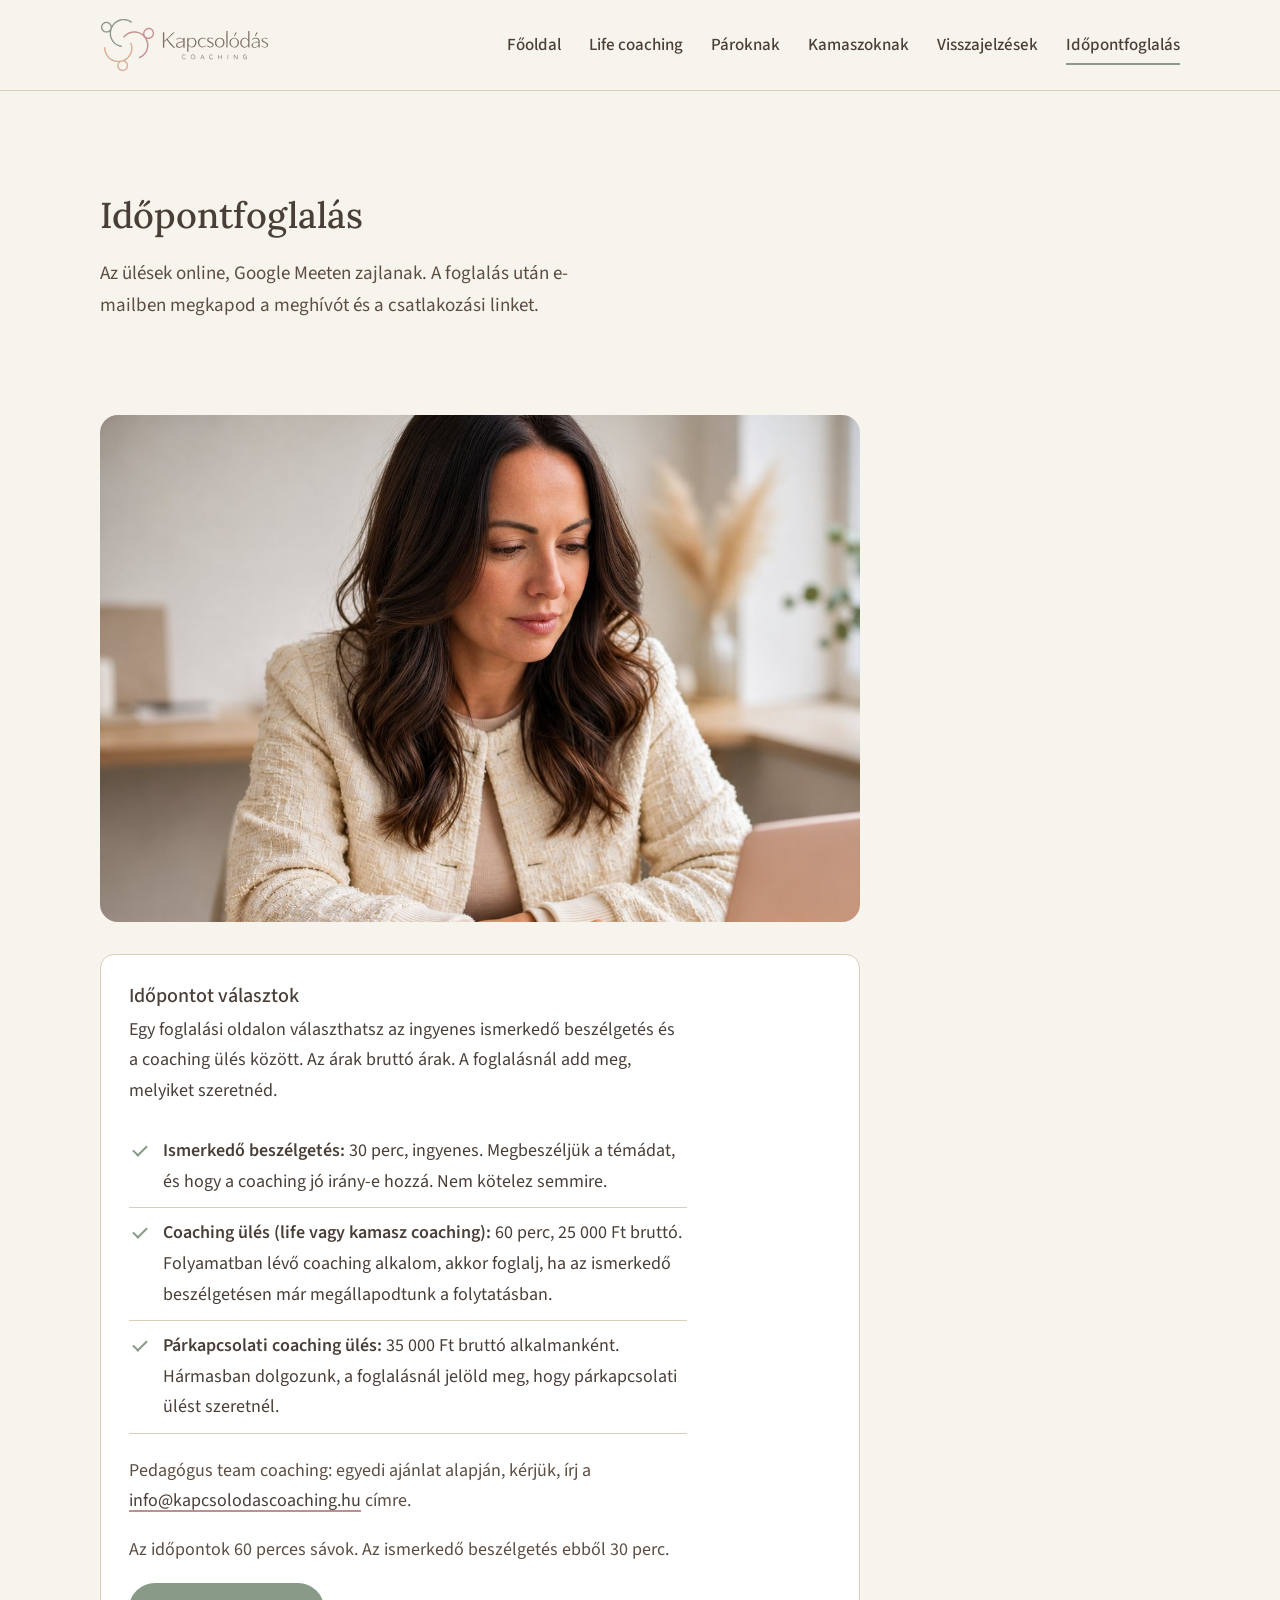
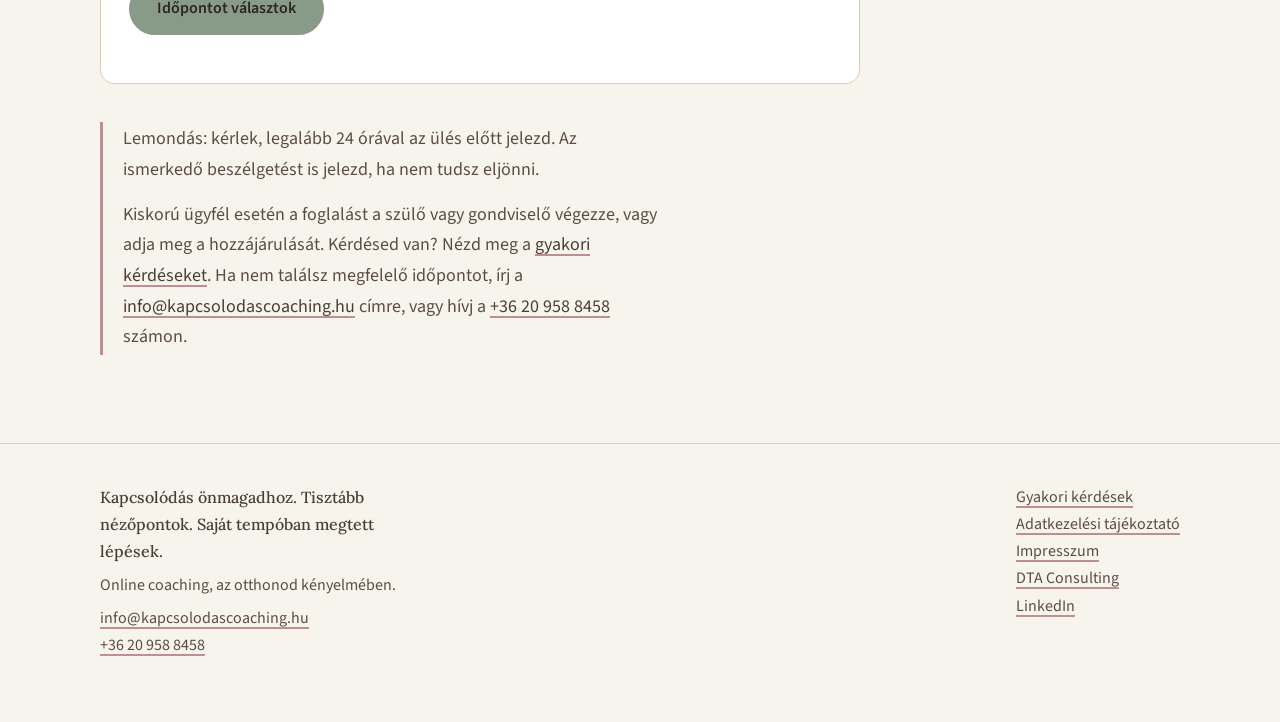
<file: foglalas.html>
<!doctype html>
<html lang="hu">
<head>
<meta charset="utf-8">
<meta name="viewport" content="width=device-width, initial-scale=1">
<title>Időpontfoglalás | Kapcsolódás Coaching</title>
<meta name="description" content="Foglalj időpontot online coachingra: ingyenes ismerkedő beszélgetés vagy coaching ülés, Google Meeten.">
<link rel="canonical" href="https://kapcsolodascoaching.hu/foglalas.html">
<meta property="og:type" content="website">
<meta property="og:locale" content="hu_HU">
<meta property="og:title" content="Időpontfoglalás | Kapcsolódás Coaching">
<meta property="og:description" content="Foglalj időpontot online coachingra: ingyenes ismerkedő beszélgetés vagy coaching ülés, Google Meeten.">
<meta property="og:image" content="https://kapcsolodascoaching.hu/assets/og.png">
<meta name="twitter:card" content="summary_large_image">
<meta name="theme-color" content="#F7F4ED">
<link rel="icon" href="assets/favicon.svg" type="image/svg+xml">
<link rel="apple-touch-icon" href="assets/apple-touch-icon.png">
<link rel="stylesheet" href="assets/fonts.css">
<link rel="stylesheet" href="assets/style.css">
<link rel="preload" href="assets/fonts/source-sans-3-latin-ext-400-normal.woff2" as="font" type="font/woff2" crossorigin>
</head>
<body>
<a class="skip" href="#tartalom">Ugrás a tartalomra</a>
<header class="site"><div class="wrap">
<a class="logo" href="index.html"><img src="assets/logo-horizontal.svg" alt="Kapcsolódás Coaching" width="170" height="54"></a>
<nav aria-label="Fő menü"><ul><li><a href="index.html">Főoldal</a></li><li><a href="life-coaching.html">Life coaching</a></li><li><a href="parkapcsolati.html">Pároknak</a></li><li><a href="kamaszok.html">Kamaszoknak</a></li><li><a href="index.html#ertekeles">Visszajelzések</a></li><li><a href="foglalas.html" aria-current="page">Időpontfoglalás</a></li></ul></nav>
</div></header>
<main id="tartalom">
<section class="hero" style="padding-bottom:clamp(24px,4vw,48px)">
  <div class="wrap">
    <h1>Időpontfoglalás</h1>
    <p class="lead">Az ülések online, Google Meeten zajlanak. A foglalás után e-mailben megkapod a meghívót és a csatlakozási linket.</p>
  </div>
</section>

<section class="block" style="padding-top:24px">
  <div class="wrap">
    <figure class="scene" style="max-width:760px;margin-bottom:2rem"><img src="assets/online-coaching.jpg" alt="Gyenese-Kenyeres Rózsa laptop előtt, online coaching ülés közben" width="1200" height="800" loading="lazy"></figure>
    <div class="book" style="max-width:760px">
      <h3>Időpontot választok</h3>
      <p>Egy foglalási oldalon választhatsz az ingyenes ismerkedő beszélgetés és a coaching ülés között. Az árak bruttó árak. A foglalásnál add meg, melyiket szeretnéd.</p>
      <ul class="checks">
        <li><strong>Ismerkedő beszélgetés:</strong> 30 perc, ingyenes. Megbeszéljük a témádat, és hogy a coaching jó irány-e hozzá. Nem kötelez semmire.</li>
        <li><strong>Coaching ülés (life vagy kamasz coaching):</strong> 60 perc, 25 000 Ft bruttó. Folyamatban lévő coaching alkalom, akkor foglalj, ha az ismerkedő beszélgetésen már megállapodtunk a folytatásban.</li>
        <li><strong>Párkapcsolati coaching ülés:</strong> 35 000 Ft bruttó alkalmanként. Hármasban dolgozunk, a foglalásnál jelöld meg, hogy párkapcsolati ülést szeretnél.</li>
      </ul>
      <p class="meta">Pedagógus team coaching: egyedi ajánlat alapján, kérjük, írj a <a href="mailto:info@kapcsolodascoaching.hu?subject=Pedag%C3%B3gus%20team%20coaching">info@kapcsolodascoaching.hu</a> címre.</p>
      <p class="meta">Az időpontok 60 perces sávok. Az ismerkedő beszélgetés ebből 30 perc.</p>
      <p><a class="btn" href="https://calendar.google.com/calendar/u/0/appointments/schedules/AcZssZ18UnJL9mykO5H6ke5_h1Ri6ztLCyt28_l9wbtVGC3lF9zkRN8YsLWIUeOnDKF8heq-Guiknu7d">Időpontot választok</a></p>
    </div>
    <div class="note" style="margin-top:2.4rem">
      <p>Lemondás: kérlek, legalább 24 órával az ülés előtt jelezd. Az ismerkedő beszélgetést is jelezd, ha nem tudsz eljönni.</p>
      <p style="margin-top:.8em">Kiskorú ügyfél esetén a foglalást a szülő vagy gondviselő végezze, vagy adja meg a hozzájárulását. Kérdésed van? Nézd meg a <a href="gyik.html">gyakori kérdéseket</a>. Ha nem találsz megfelelő időpontot, írj a <a href="mailto:info@kapcsolodascoaching.hu">info@kapcsolodascoaching.hu</a> címre, vagy hívj a <a href="tel:+36209588458">+36 20 958 8458</a> számon.</p>
    </div>
  </div>
</section>

</main>
<footer class="site"><div class="wrap">
<div>
<p class="tagline">Kapcsolódás önmagadhoz. Tisztább nézőpontok. Saját tempóban megtett lépések.</p>
<p>Online coaching, az otthonod kényelmében.</p>
<p><a href="mailto:info@kapcsolodascoaching.hu">info@kapcsolodascoaching.hu</a><br><a href="tel:+36209588458">+36 20 958 8458</a></p>
</div>
<ul>
<li><a href="gyik.html">Gyakori kérdések</a></li>
<li><a href="adatkezeles.html">Adatkezelési tájékoztató</a></li>
<li><a href="impresszum.html">Impresszum</a></li>
<li><a href="https://dta-consulting.hu">DTA Consulting</a></li>
<li><a href="https://www.linkedin.com/showcase/kapcsolodas-coaching/" rel="noopener">LinkedIn</a></li>
</ul>
</div></footer>
<script data-goatcounter="https://kapcsolodas.goatcounter.com/count" async src="https://gc.zgo.at/count.js"></script>
</body>
</html>
</file>
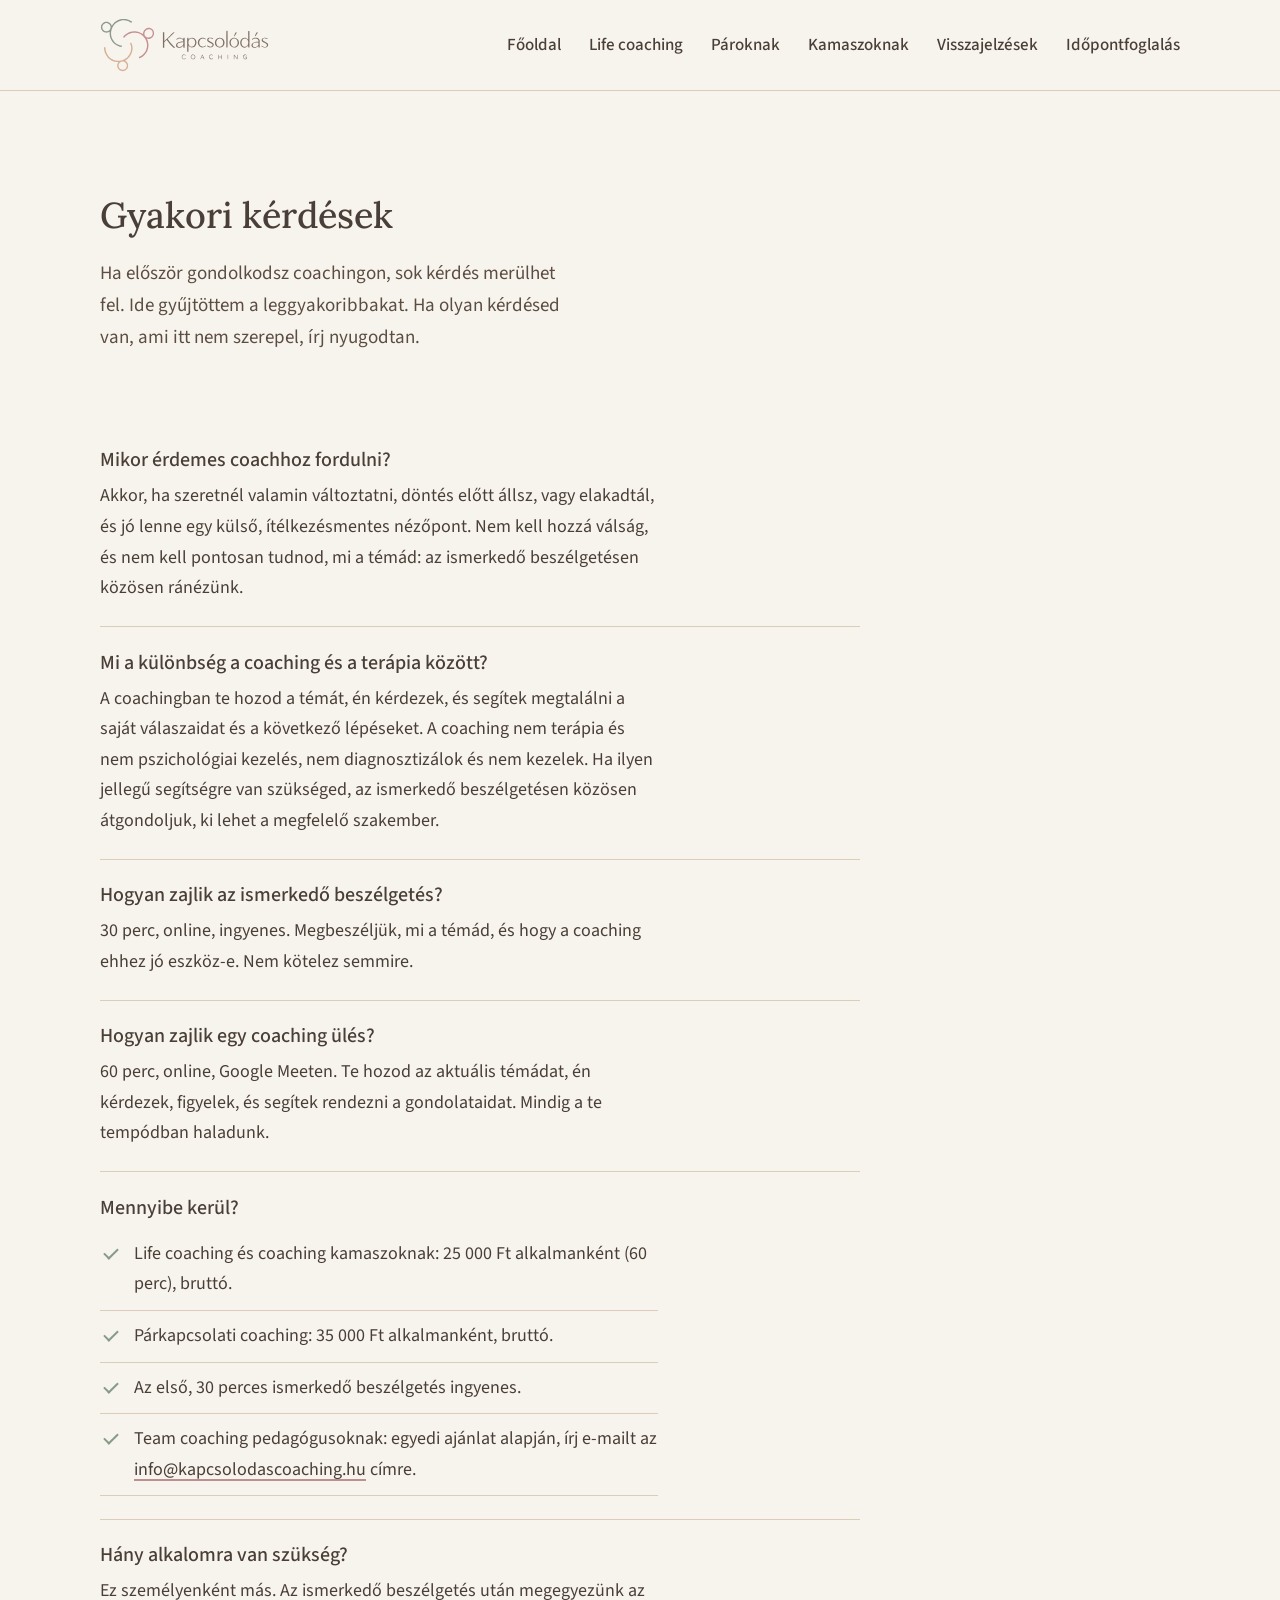
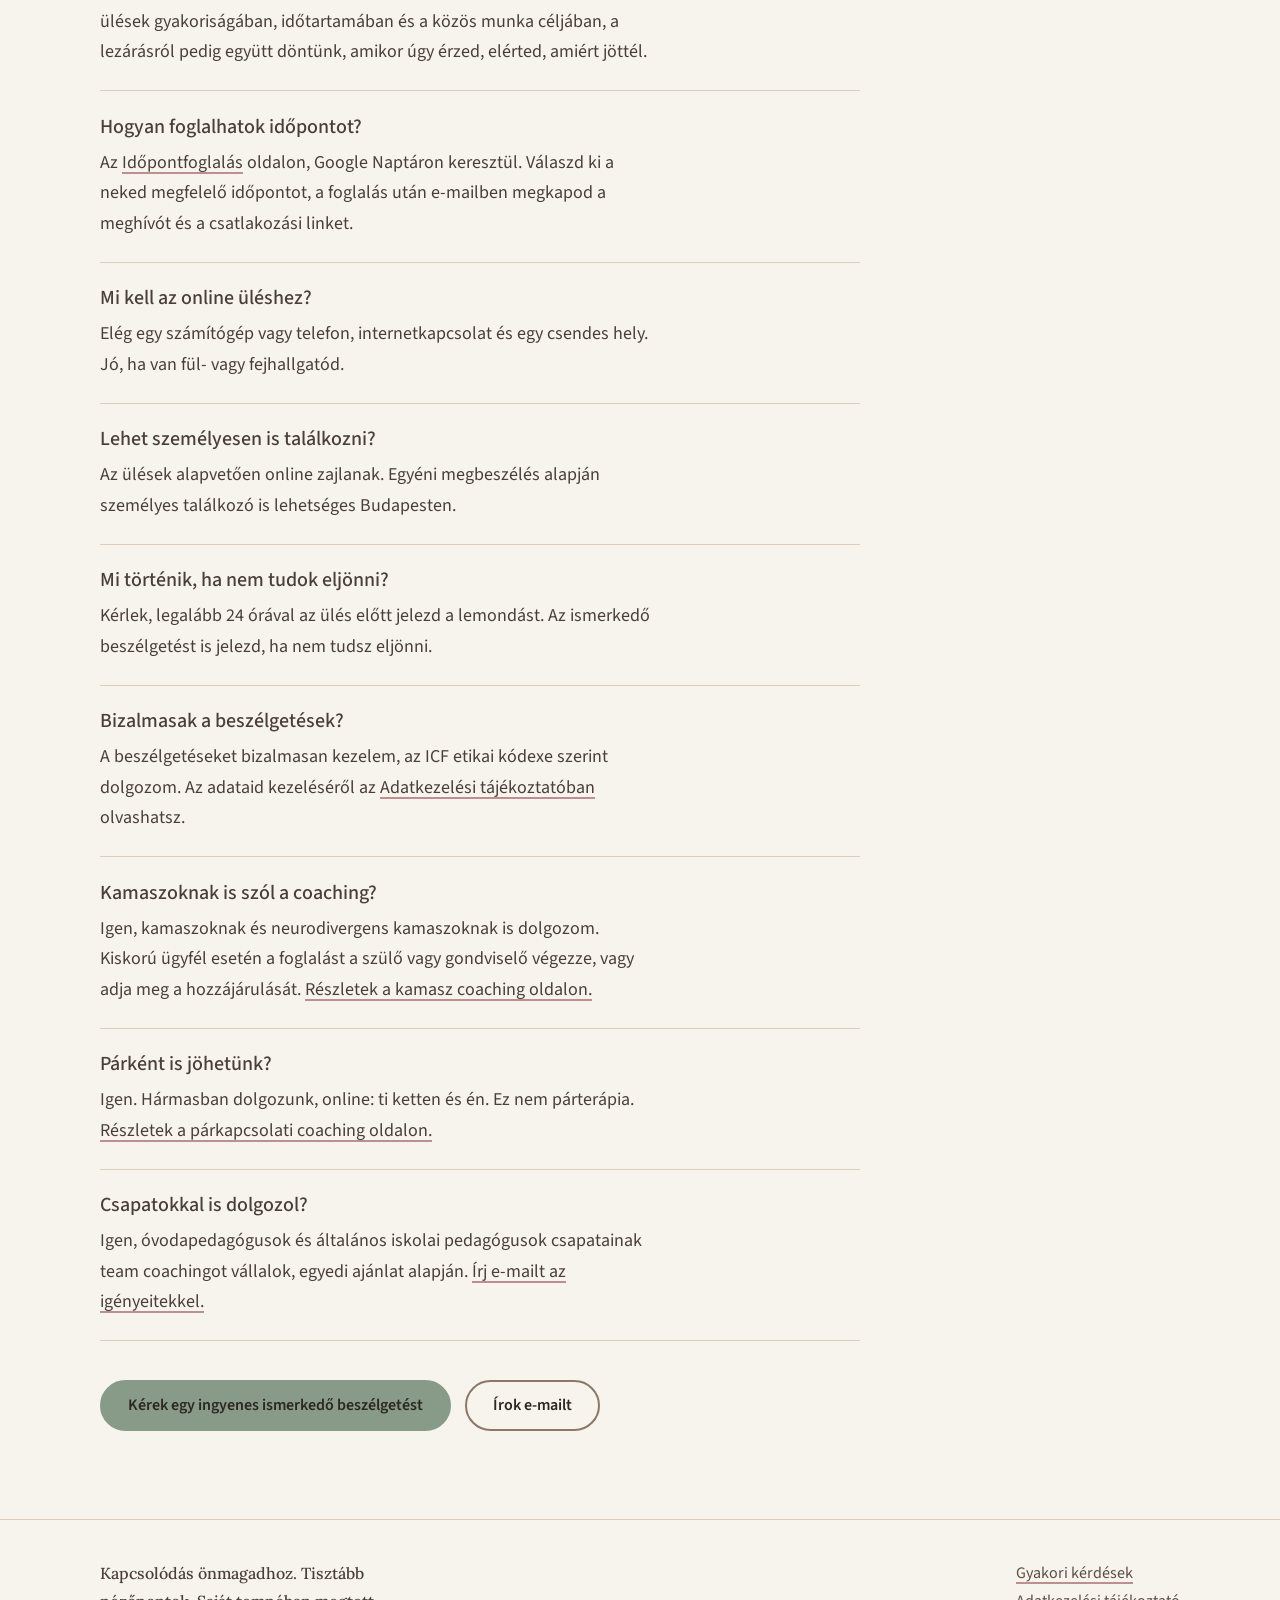
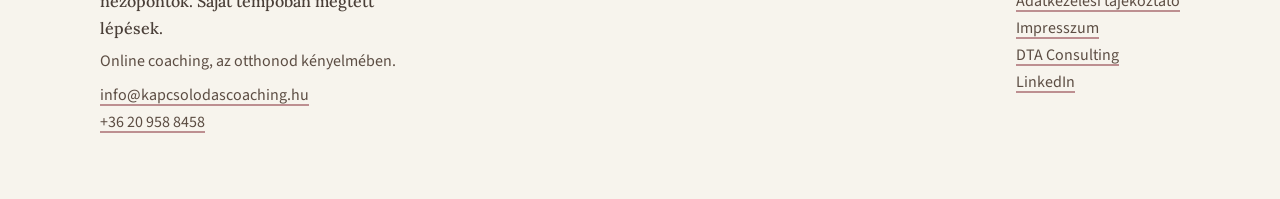
<file: gyik.html>
<!doctype html>
<html lang="hu">
<head>
<meta charset="utf-8">
<meta name="viewport" content="width=device-width, initial-scale=1">
<title>Gyakori kérdések a coachingról | Kapcsolódás Coaching</title>
<meta name="description" content="Mikor érdemes coachhoz fordulni, mi a különbség a coaching és a terápia között, mennyibe kerül, hogyan zajlik az online ülés. Válaszok egy helyen.">
<link rel="canonical" href="https://kapcsolodascoaching.hu/gyik.html">
<meta property="og:type" content="website">
<meta property="og:locale" content="hu_HU">
<meta property="og:title" content="Gyakori kérdések a coachingról | Kapcsolódás Coaching">
<meta property="og:description" content="Mikor érdemes coachhoz fordulni, mi a különbség a coaching és a terápia között, mennyibe kerül, hogyan zajlik az online ülés. Válaszok egy helyen.">
<meta property="og:image" content="https://kapcsolodascoaching.hu/assets/og.png">
<meta name="twitter:card" content="summary_large_image">
<meta name="theme-color" content="#F7F4ED">
<link rel="icon" href="assets/favicon.svg" type="image/svg+xml">
<link rel="apple-touch-icon" href="assets/apple-touch-icon.png">
<link rel="stylesheet" href="assets/fonts.css">
<link rel="stylesheet" href="assets/style.css">
<link rel="preload" href="assets/fonts/source-sans-3-latin-ext-400-normal.woff2" as="font" type="font/woff2" crossorigin>
</head>
<body>
<a class="skip" href="#tartalom">Ugrás a tartalomra</a>
<header class="site"><div class="wrap">
<a class="logo" href="index.html"><img src="assets/logo-horizontal.svg" alt="Kapcsolódás Coaching" width="170" height="54"></a>
<nav aria-label="Fő menü"><ul><li><a href="index.html">Főoldal</a></li><li><a href="life-coaching.html">Life coaching</a></li><li><a href="parkapcsolati.html">Pároknak</a></li><li><a href="kamaszok.html">Kamaszoknak</a></li><li><a href="index.html#ertekeles">Visszajelzések</a></li><li><a href="foglalas.html">Időpontfoglalás</a></li></ul></nav>
</div></header>
<main id="tartalom">
<section class="hero" style="padding-bottom:clamp(24px,4vw,48px)">
  <div class="wrap">
    <h1>Gyakori kérdések</h1>
    <p class="lead">Ha először gondolkodsz coachingon, sok kérdés merülhet fel. Ide gyűjtöttem a leggyakoribbakat. Ha olyan kérdésed van, ami itt nem szerepel, írj nyugodtan.</p>
  </div>
</section>

<section class="block" style="padding-top:24px">
  <div class="wrap">
    <div style="max-width:760px">
      <div class="faq-item">
        <h3>Mikor érdemes coachhoz fordulni?</h3>
        <p>Akkor, ha szeretnél valamin változtatni, döntés előtt állsz, vagy elakadtál, és jó lenne egy külső, ítélkezésmentes nézőpont. Nem kell hozzá válság, és nem kell pontosan tudnod, mi a témád: az ismerkedő beszélgetésen közösen ránézünk.</p>
      </div>
      <div class="faq-item">
        <h3>Mi a különbség a coaching és a terápia között?</h3>
        <p>A coachingban te hozod a témát, én kérdezek, és segítek megtalálni a saját válaszaidat és a következő lépéseket. A coaching nem terápia és nem pszichológiai kezelés, nem diagnosztizálok és nem kezelek. Ha ilyen jellegű segítségre van szükséged, az ismerkedő beszélgetésen közösen átgondoljuk, ki lehet a megfelelő szakember.</p>
      </div>
      <div class="faq-item">
        <h3>Hogyan zajlik az ismerkedő beszélgetés?</h3>
        <p>30 perc, online, ingyenes. Megbeszéljük, mi a témád, és hogy a coaching ehhez jó eszköz-e. Nem kötelez semmire.</p>
      </div>
      <div class="faq-item">
        <h3>Hogyan zajlik egy coaching ülés?</h3>
        <p>60 perc, online, Google Meeten. Te hozod az aktuális témádat, én kérdezek, figyelek, és segítek rendezni a gondolataidat. Mindig a te tempódban haladunk.</p>
      </div>
      <div class="faq-item">
        <h3>Mennyibe kerül?</h3>
        <ul class="checks">
        <li>Life coaching és coaching kamaszoknak: 25 000 Ft alkalmanként (60 perc), bruttó.</li>
        <li>Párkapcsolati coaching: 35 000 Ft alkalmanként, bruttó.</li>
        <li>Az első, 30 perces ismerkedő beszélgetés ingyenes.</li>
        <li>Team coaching pedagógusoknak: egyedi ajánlat alapján, írj e-mailt az <a href="mailto:info@kapcsolodascoaching.hu?subject=Pedag%C3%B3gus%20team%20coaching">info@kapcsolodascoaching.hu</a> címre.</li>
      </ul>
      </div>
      <div class="faq-item">
        <h3>Hány alkalomra van szükség?</h3>
        <p>Ez személyenként más. Az ismerkedő beszélgetés után megegyezünk az ülések gyakoriságában, időtartamában és a közös munka céljában, a lezárásról pedig együtt döntünk, amikor úgy érzed, elérted, amiért jöttél.</p>
      </div>
      <div class="faq-item">
        <h3>Hogyan foglalhatok időpontot?</h3>
        <p>Az <a href="foglalas.html">Időpontfoglalás</a> oldalon, Google Naptáron keresztül. Válaszd ki a neked megfelelő időpontot, a foglalás után e-mailben megkapod a meghívót és a csatlakozási linket.</p>
      </div>
      <div class="faq-item">
        <h3>Mi kell az online üléshez?</h3>
        <p>Elég egy számítógép vagy telefon, internetkapcsolat és egy csendes hely. Jó, ha van fül- vagy fejhallgatód.</p>
      </div>
      <div class="faq-item">
        <h3>Lehet személyesen is találkozni?</h3>
        <p>Az ülések alapvetően online zajlanak. Egyéni megbeszélés alapján személyes találkozó is lehetséges Budapesten.</p>
      </div>
      <div class="faq-item">
        <h3>Mi történik, ha nem tudok eljönni?</h3>
        <p>Kérlek, legalább 24 órával az ülés előtt jelezd a lemondást. Az ismerkedő beszélgetést is jelezd, ha nem tudsz eljönni.</p>
      </div>
      <div class="faq-item">
        <h3>Bizalmasak a beszélgetések?</h3>
        <p>A beszélgetéseket bizalmasan kezelem, az ICF etikai kódexe szerint dolgozom. Az adataid kezeléséről az <a href="adatkezeles.html">Adatkezelési tájékoztatóban</a> olvashatsz.</p>
      </div>
      <div class="faq-item">
        <h3>Kamaszoknak is szól a coaching?</h3>
        <p>Igen, kamaszoknak és neurodivergens kamaszoknak is dolgozom. Kiskorú ügyfél esetén a foglalást a szülő vagy gondviselő végezze, vagy adja meg a hozzájárulását. <a href="kamaszok.html">Részletek a kamasz coaching oldalon.</a></p>
      </div>
      <div class="faq-item">
        <h3>Párként is jöhetünk?</h3>
        <p>Igen. Hármasban dolgozunk, online: ti ketten és én. Ez nem párterápia. <a href="parkapcsolati.html">Részletek a párkapcsolati coaching oldalon.</a></p>
      </div>
      <div class="faq-item">
        <h3>Csapatokkal is dolgozol?</h3>
        <p>Igen, óvodapedagógusok és általános iskolai pedagógusok csapatainak team coachingot vállalok, egyedi ajánlat alapján. <a href="mailto:info@kapcsolodascoaching.hu?subject=Pedag%C3%B3gus%20team%20coaching">Írj e-mailt az igényeitekkel.</a></p>
      </div>
    </div>
    <div class="actions" style="margin-top:2.4rem">
      <a class="btn" href="https://calendar.google.com/calendar/u/0/appointments/schedules/AcZssZ18UnJL9mykO5H6ke5_h1Ri6ztLCyt28_l9wbtVGC3lF9zkRN8YsLWIUeOnDKF8heq-Guiknu7d">Kérek egy ingyenes ismerkedő beszélgetést</a>
      <a class="btn quiet" href="mailto:info@kapcsolodascoaching.hu">Írok e-mailt</a>
    </div>
  </div>
</section>

</main>
<footer class="site"><div class="wrap">
<div>
<p class="tagline">Kapcsolódás önmagadhoz. Tisztább nézőpontok. Saját tempóban megtett lépések.</p>
<p>Online coaching, az otthonod kényelmében.</p>
<p><a href="mailto:info@kapcsolodascoaching.hu">info@kapcsolodascoaching.hu</a><br><a href="tel:+36209588458">+36 20 958 8458</a></p>
</div>
<ul>
<li><a href="gyik.html">Gyakori kérdések</a></li>
<li><a href="adatkezeles.html">Adatkezelési tájékoztató</a></li>
<li><a href="impresszum.html">Impresszum</a></li>
<li><a href="https://dta-consulting.hu">DTA Consulting</a></li>
<li><a href="https://www.linkedin.com/showcase/kapcsolodas-coaching/" rel="noopener">LinkedIn</a></li>
</ul>
</div></footer>
<script data-goatcounter="https://kapcsolodas.goatcounter.com/count" async src="https://gc.zgo.at/count.js"></script>
</body>
</html>
</file>
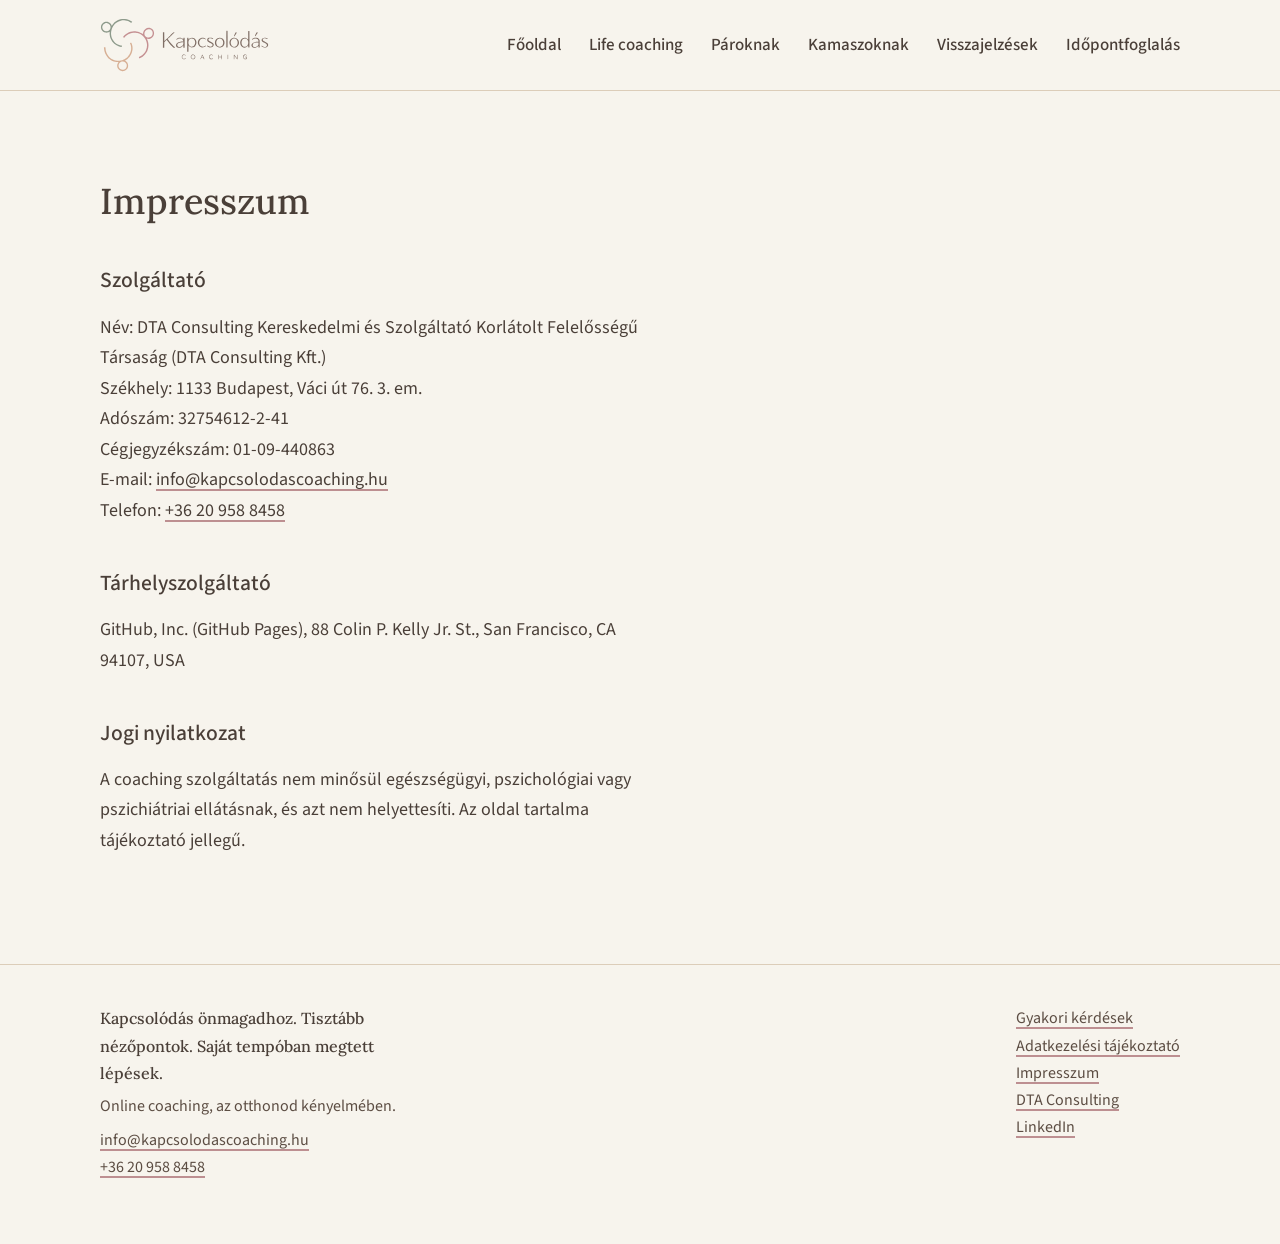
<file: impresszum.html>
<!doctype html>
<html lang="hu">
<head>
<meta charset="utf-8">
<meta name="viewport" content="width=device-width, initial-scale=1">
<title>Impresszum | Kapcsolódás Coaching</title>
<meta name="description" content="A Kapcsolódás Coaching szolgáltatójának adatai: cégnév, székhely, cégjegyzékszám, adószám és elérhetőségek.">
<link rel="canonical" href="https://kapcsolodascoaching.hu/impresszum.html">
<meta property="og:type" content="website">
<meta property="og:locale" content="hu_HU">
<meta property="og:title" content="Impresszum | Kapcsolódás Coaching">
<meta property="og:description" content="A Kapcsolódás Coaching szolgáltatójának adatai: cégnév, székhely, cégjegyzékszám, adószám és elérhetőségek.">
<meta property="og:image" content="https://kapcsolodascoaching.hu/assets/og.png">
<meta name="twitter:card" content="summary_large_image">
<meta name="theme-color" content="#F7F4ED">
<link rel="icon" href="assets/favicon.svg" type="image/svg+xml">
<link rel="apple-touch-icon" href="assets/apple-touch-icon.png">
<link rel="stylesheet" href="assets/fonts.css">
<link rel="stylesheet" href="assets/style.css">
<link rel="preload" href="assets/fonts/source-sans-3-latin-ext-400-normal.woff2" as="font" type="font/woff2" crossorigin>
</head>
<body>
<a class="skip" href="#tartalom">Ugrás a tartalomra</a>
<header class="site"><div class="wrap">
<a class="logo" href="index.html"><img src="assets/logo-horizontal.svg" alt="Kapcsolódás Coaching" width="170" height="54"></a>
<nav aria-label="Fő menü"><ul><li><a href="index.html">Főoldal</a></li><li><a href="life-coaching.html">Life coaching</a></li><li><a href="parkapcsolati.html">Pároknak</a></li><li><a href="kamaszok.html">Kamaszoknak</a></li><li><a href="index.html#ertekeles">Visszajelzések</a></li><li><a href="foglalas.html">Időpontfoglalás</a></li></ul></nav>
</div></header>
<main id="tartalom">
<section class="block legal">
  <div class="wrap">
    <h1 style="max-width:none">Impresszum</h1>
    <h2>Szolgáltató</h2>
    <p>Név: DTA Consulting Kereskedelmi és Szolgáltató Korlátolt Felelősségű Társaság (DTA Consulting Kft.)<br>Székhely: 1133 Budapest, Váci út 76. 3. em.<br>Adószám: 32754612-2-41<br>Cégjegyzékszám: 01-09-440863<br>E-mail: <a href="mailto:info@kapcsolodascoaching.hu">info@kapcsolodascoaching.hu</a><br>Telefon: <a href="tel:+36209588458">+36 20 958 8458</a></p>
    <h2>Tárhelyszolgáltató</h2>
    <p>GitHub, Inc. (GitHub Pages), 88 Colin P. Kelly Jr. St., San Francisco, CA 94107, USA</p>
    <h2>Jogi nyilatkozat</h2>
    <p>A coaching szolgáltatás nem minősül egészségügyi, pszichológiai vagy pszichiátriai ellátásnak, és azt nem helyettesíti. Az oldal tartalma tájékoztató jellegű.</p>
  </div>
</section>

</main>
<footer class="site"><div class="wrap">
<div>
<p class="tagline">Kapcsolódás önmagadhoz. Tisztább nézőpontok. Saját tempóban megtett lépések.</p>
<p>Online coaching, az otthonod kényelmében.</p>
<p><a href="mailto:info@kapcsolodascoaching.hu">info@kapcsolodascoaching.hu</a><br><a href="tel:+36209588458">+36 20 958 8458</a></p>
</div>
<ul>
<li><a href="gyik.html">Gyakori kérdések</a></li>
<li><a href="adatkezeles.html">Adatkezelési tájékoztató</a></li>
<li><a href="impresszum.html">Impresszum</a></li>
<li><a href="https://dta-consulting.hu">DTA Consulting</a></li>
<li><a href="https://www.linkedin.com/showcase/kapcsolodas-coaching/" rel="noopener">LinkedIn</a></li>
</ul>
</div></footer>
<script data-goatcounter="https://kapcsolodas.goatcounter.com/count" async src="https://gc.zgo.at/count.js"></script>
</body>
</html>
</file>
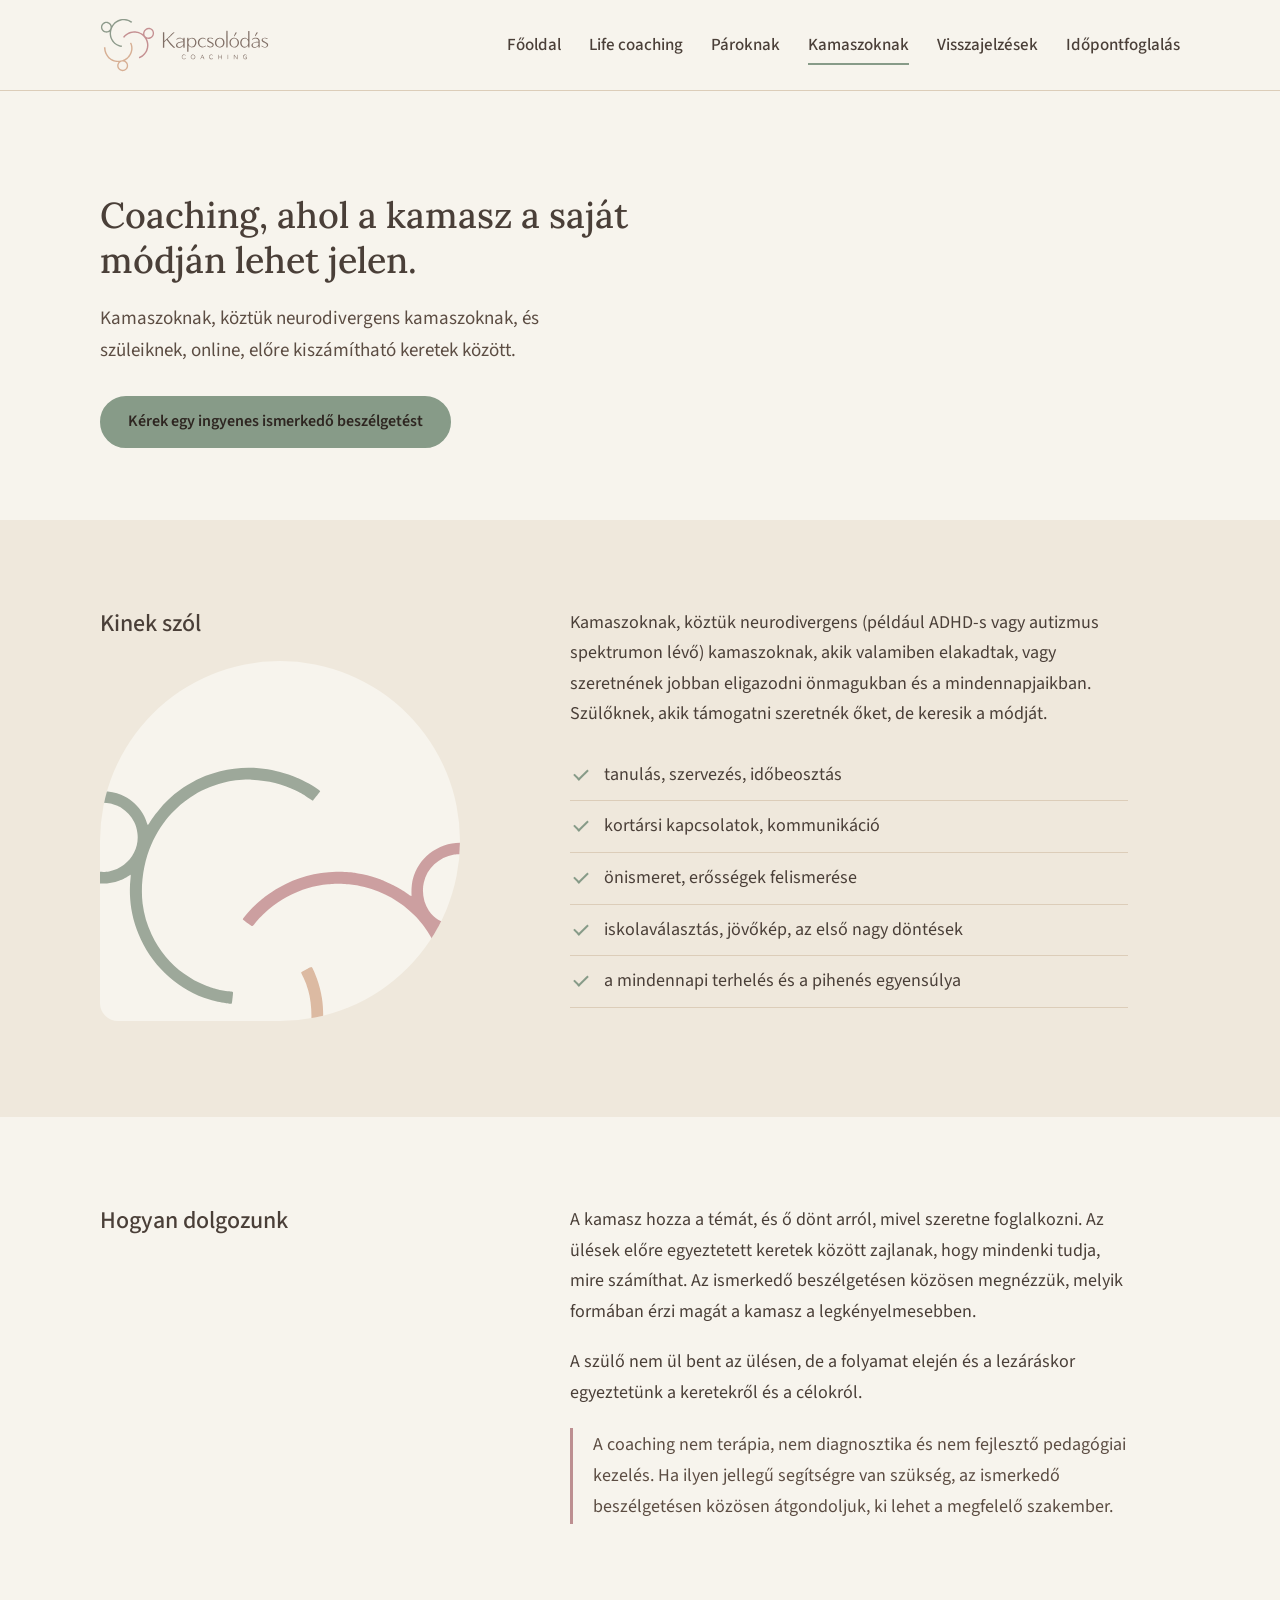
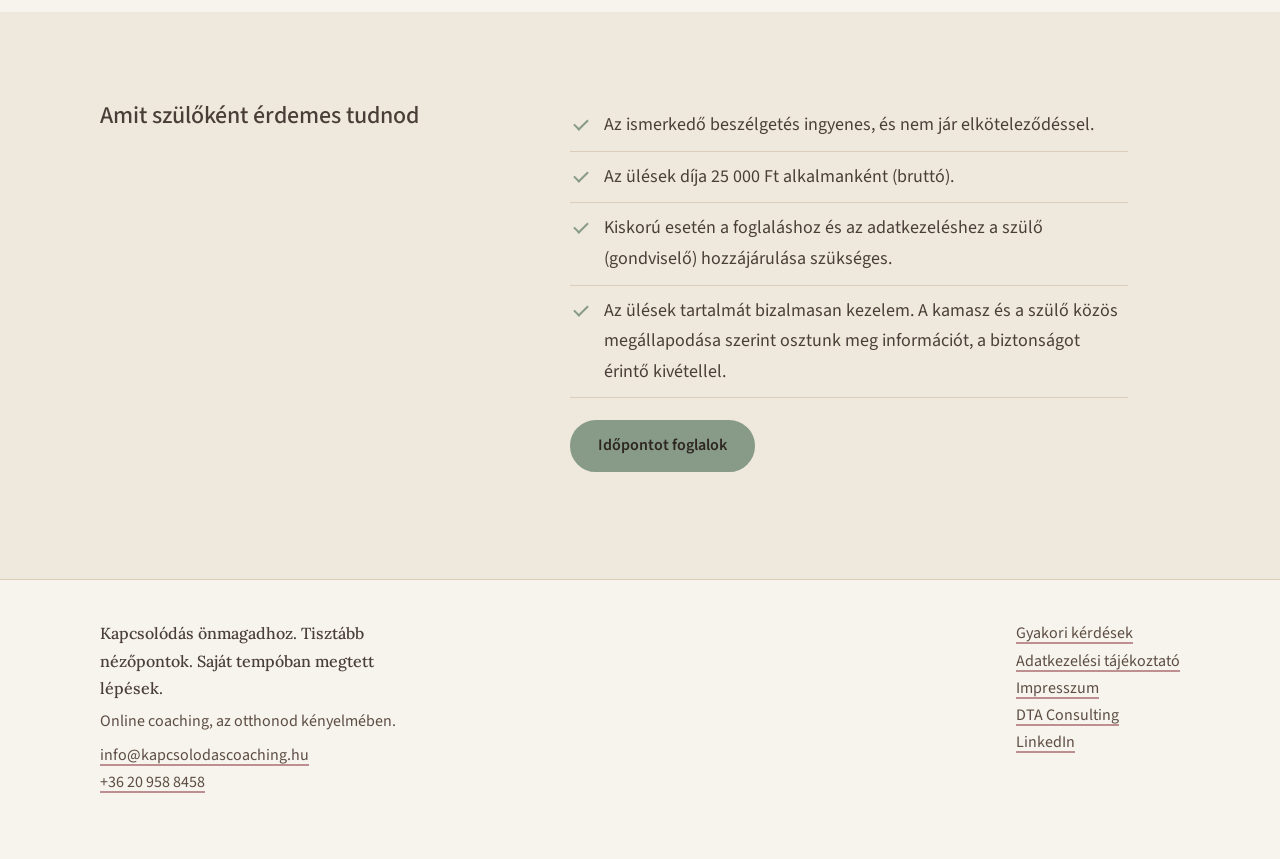
<file: kamaszok.html>
<!doctype html>
<html lang="hu">
<head>
<meta charset="utf-8">
<meta name="viewport" content="width=device-width, initial-scale=1">
<title>Coaching kamaszoknak és neurodivergens kamaszoknak | Kapcsolódás Coaching</title>
<meta name="description" content="Online coaching kamaszoknak, köztük neurodivergens (pl. ADHD-s, autizmus spektrumon lévő) kamaszoknak és szüleiknek. Nyugodt keretek, saját tempóban.">
<link rel="canonical" href="https://kapcsolodascoaching.hu/kamaszok.html">
<meta property="og:type" content="website">
<meta property="og:locale" content="hu_HU">
<meta property="og:title" content="Coaching kamaszoknak és neurodivergens kamaszoknak | Kapcsolódás Coaching">
<meta property="og:description" content="Online coaching kamaszoknak, köztük neurodivergens (pl. ADHD-s, autizmus spektrumon lévő) kamaszoknak és szüleiknek. Nyugodt keretek, saját tempóban.">
<meta property="og:image" content="https://kapcsolodascoaching.hu/assets/og.png">
<meta name="twitter:card" content="summary_large_image">
<meta name="theme-color" content="#F7F4ED">
<link rel="icon" href="assets/favicon.svg" type="image/svg+xml">
<link rel="apple-touch-icon" href="assets/apple-touch-icon.png">
<link rel="stylesheet" href="assets/fonts.css">
<link rel="stylesheet" href="assets/style.css">
<link rel="preload" href="assets/fonts/source-sans-3-latin-ext-400-normal.woff2" as="font" type="font/woff2" crossorigin>
</head>
<body>
<a class="skip" href="#tartalom">Ugrás a tartalomra</a>
<header class="site"><div class="wrap">
<a class="logo" href="index.html"><img src="assets/logo-horizontal.svg" alt="Kapcsolódás Coaching" width="170" height="54"></a>
<nav aria-label="Fő menü"><ul><li><a href="index.html">Főoldal</a></li><li><a href="life-coaching.html">Life coaching</a></li><li><a href="parkapcsolati.html">Pároknak</a></li><li><a href="kamaszok.html" aria-current="page">Kamaszoknak</a></li><li><a href="index.html#ertekeles">Visszajelzések</a></li><li><a href="foglalas.html">Időpontfoglalás</a></li></ul></nav>
</div></header>
<main id="tartalom">
<section class="hero" style="padding-bottom:clamp(40px,6vw,72px)">
  <div class="wrap">
    <h1>Coaching, ahol a kamasz a saját módján lehet jelen.</h1>
    <p class="lead">Kamaszoknak, köztük neurodivergens kamaszoknak, és szüleiknek, online, előre kiszámítható keretek között.</p>
    <div class="actions">
      <a class="btn" href="https://calendar.google.com/calendar/u/0/appointments/schedules/AcZssZ18UnJL9mykO5H6ke5_h1Ri6ztLCyt28_l9wbtVGC3lF9zkRN8YsLWIUeOnDKF8heq-Guiknu7d">Kérek egy ingyenes ismerkedő beszélgetést</a>
    </div>
  </div>
</section>

<section class="block tint">
  <div class="wrap two">
    <div class="why-side">
      <h2>Kinek szól</h2>
      <div class="why-art" aria-hidden="true"><img src="assets/logo-mark.svg" alt="" width="738" height="724"></div>
    </div>
    <div>
      <p>Kamaszoknak, köztük neurodivergens (például ADHD-s vagy autizmus spektrumon lévő) kamaszoknak, akik valamiben elakadtak, vagy szeretnének jobban eligazodni önmagukban és a mindennapjaikban. Szülőknek, akik támogatni szeretnék őket, de keresik a módját.</p>
      <ul class="checks">
        <li>tanulás, szervezés, időbeosztás</li>
        <li>kortársi kapcsolatok, kommunikáció</li>
        <li>önismeret, erősségek felismerése</li>
        <li>iskolaválasztás, jövőkép, az első nagy döntések</li>
        <li>a mindennapi terhelés és a pihenés egyensúlya</li>
      </ul>
    </div>
  </div>
</section>

<section class="block">
  <div class="wrap two">
    <h2>Hogyan dolgozunk</h2>
    <div>
      <p>A kamasz hozza a témát, és ő dönt arról, mivel szeretne foglalkozni. Az ülések előre egyeztetett keretek között zajlanak, hogy mindenki tudja, mire számíthat. Az ismerkedő beszélgetésen közösen megnézzük, melyik formában érzi magát a kamasz a legkényelmesebben.</p>
      <p>A szülő nem ül bent az ülésen, de a folyamat elején és a lezáráskor egyeztetünk a keretekről és a célokról.</p>
      <div class="note"><p>A coaching nem terápia, nem diagnosztika és nem fejlesztő pedagógiai kezelés. Ha ilyen jellegű segítségre van szükség, az ismerkedő beszélgetésen közösen átgondoljuk, ki lehet a megfelelő szakember.</p></div>
    </div>
  </div>
</section>

<section class="block tint">
  <div class="wrap two">
    <h2>Amit szülőként érdemes tudnod</h2>
    <div>
      <ul class="checks">
        <li>Az ismerkedő beszélgetés ingyenes, és nem jár elköteleződéssel.</li>
        <li>Az ülések díja 25 000 Ft alkalmanként (bruttó).</li>
        <li>Kiskorú esetén a foglaláshoz és az adatkezeléshez a szülő (gondviselő) hozzájárulása szükséges.</li>
        <li>Az ülések tartalmát bizalmasan kezelem. A kamasz és a szülő közös megállapodása szerint osztunk meg információt, a biztonságot érintő kivétellel.</li>
      </ul>
      <p><a class="btn" href="foglalas.html">Időpontot foglalok</a></p>
    </div>
  </div>
</section>

</main>
<footer class="site"><div class="wrap">
<div>
<p class="tagline">Kapcsolódás önmagadhoz. Tisztább nézőpontok. Saját tempóban megtett lépések.</p>
<p>Online coaching, az otthonod kényelmében.</p>
<p><a href="mailto:info@kapcsolodascoaching.hu">info@kapcsolodascoaching.hu</a><br><a href="tel:+36209588458">+36 20 958 8458</a></p>
</div>
<ul>
<li><a href="gyik.html">Gyakori kérdések</a></li>
<li><a href="adatkezeles.html">Adatkezelési tájékoztató</a></li>
<li><a href="impresszum.html">Impresszum</a></li>
<li><a href="https://dta-consulting.hu">DTA Consulting</a></li>
<li><a href="https://www.linkedin.com/showcase/kapcsolodas-coaching/" rel="noopener">LinkedIn</a></li>
</ul>
</div></footer>
<script data-goatcounter="https://kapcsolodas.goatcounter.com/count" async src="https://gc.zgo.at/count.js"></script>
</body>
</html>
</file>
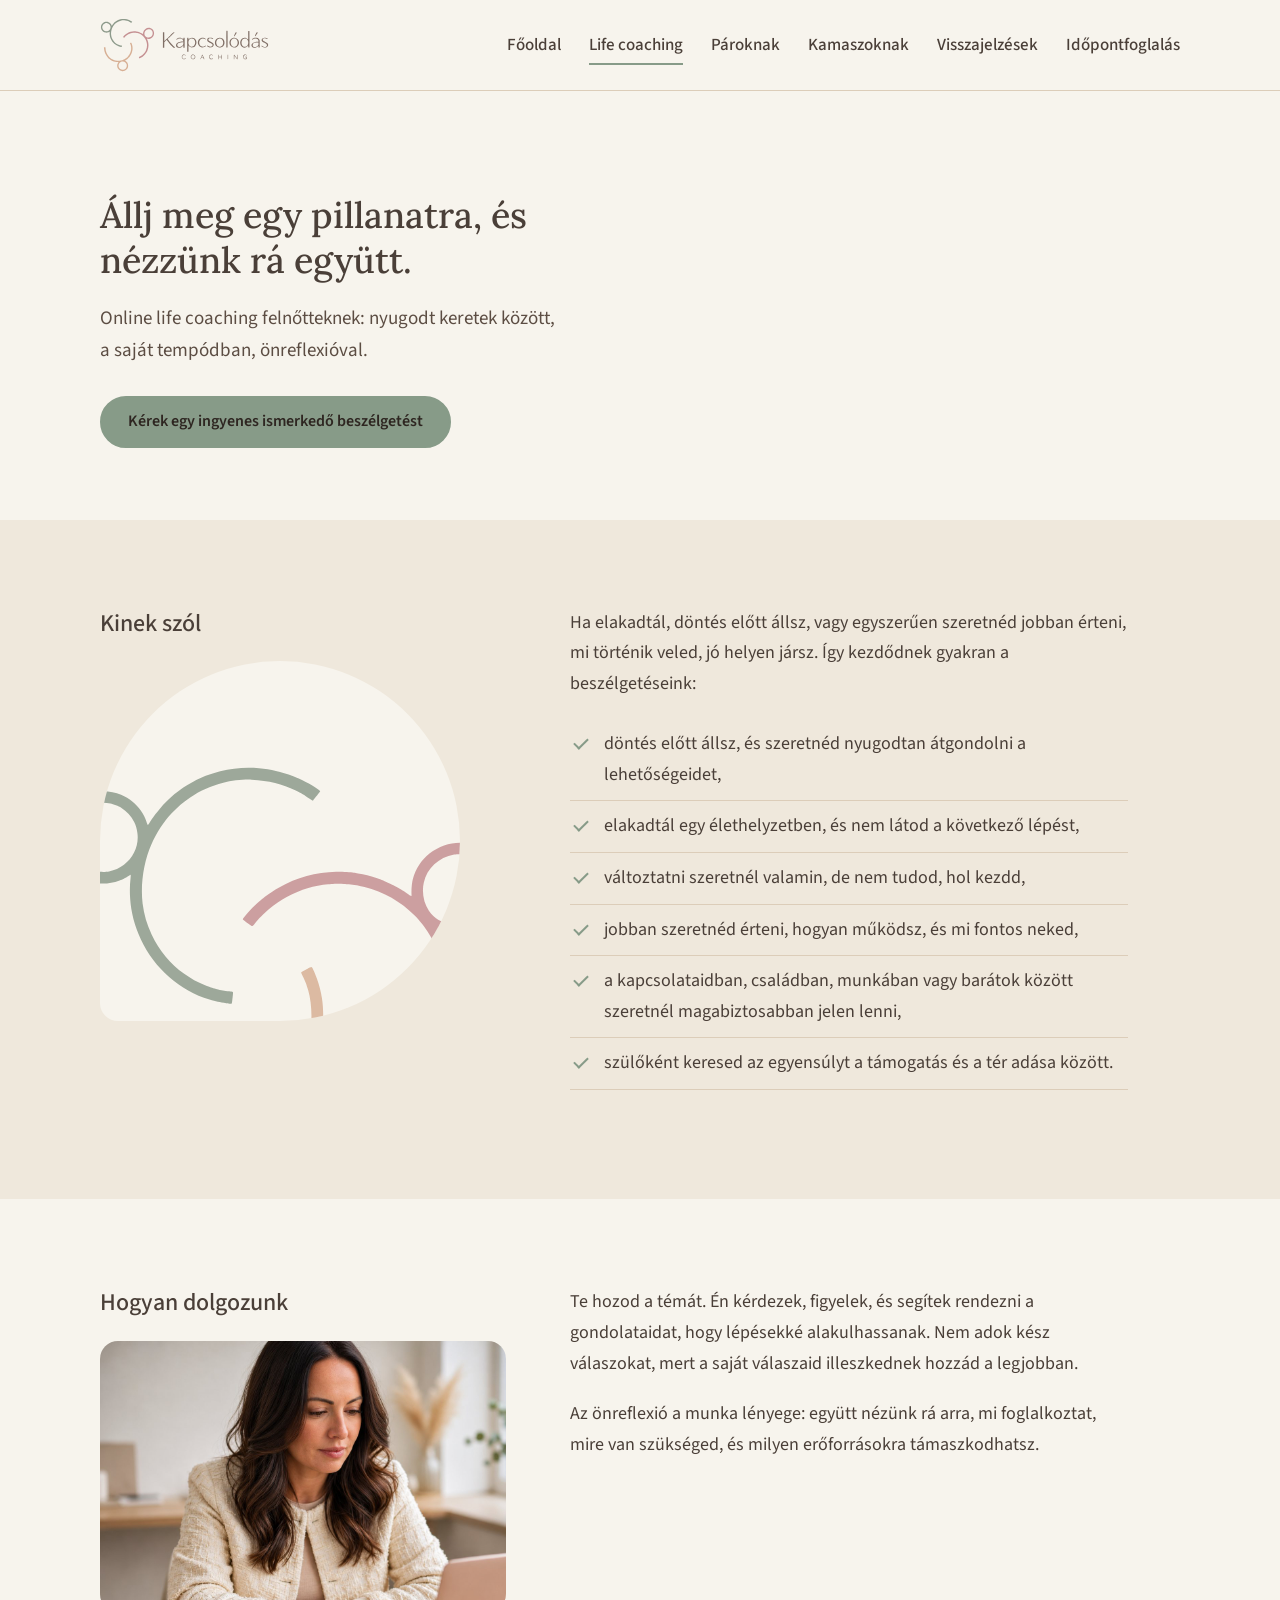
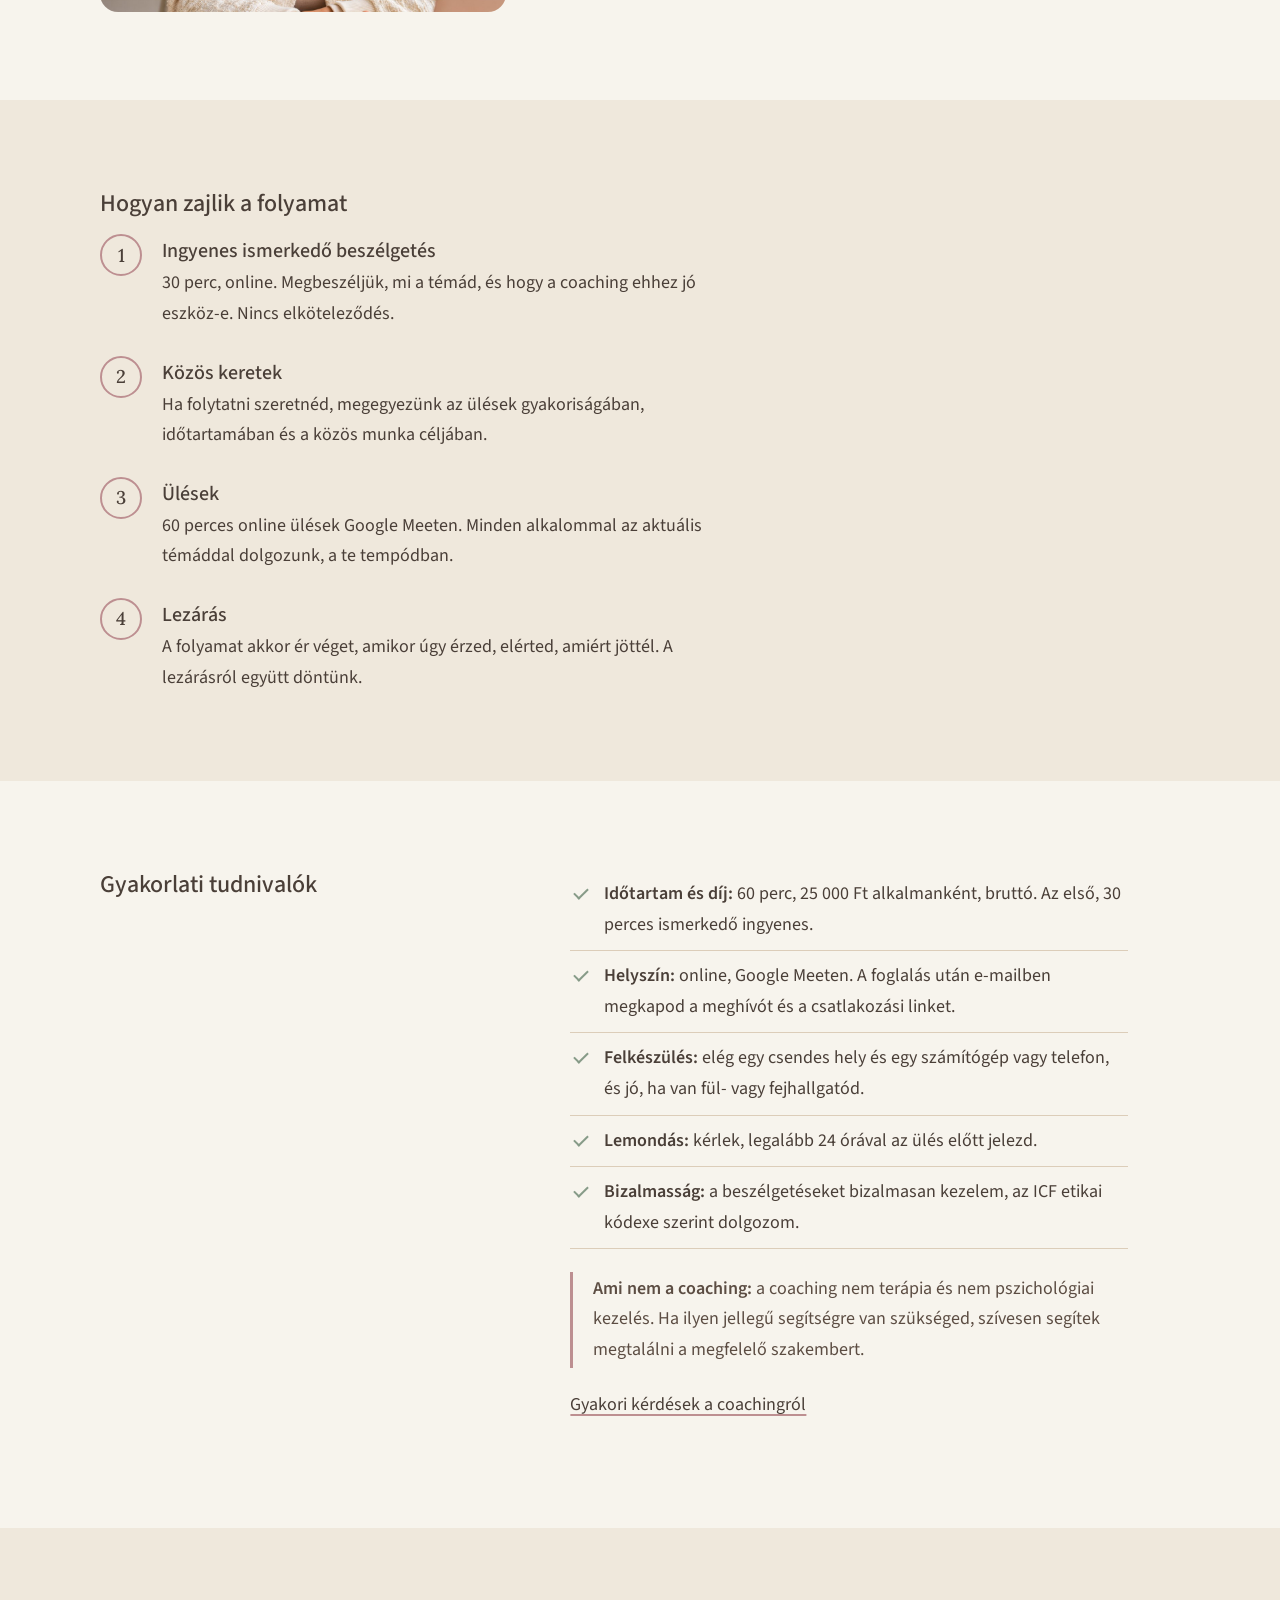
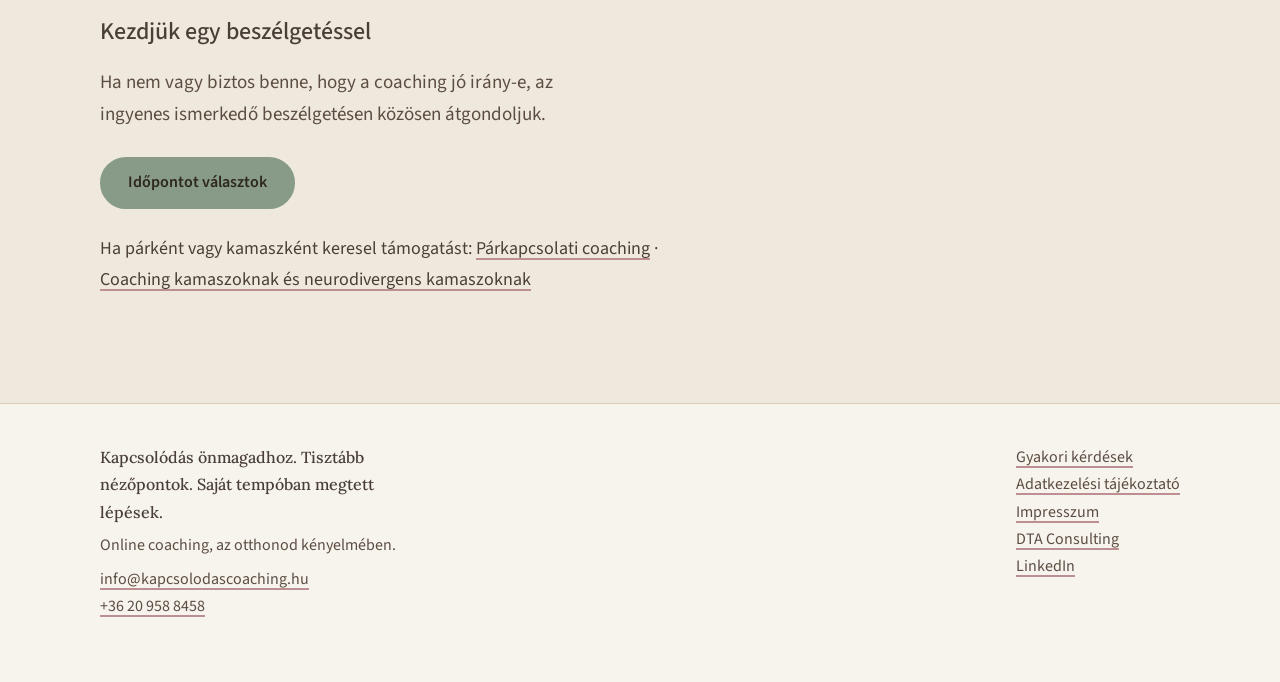
<file: life-coaching.html>
<!doctype html>
<html lang="hu">
<head>
<meta charset="utf-8">
<meta name="viewport" content="width=device-width, initial-scale=1">
<title>Life coaching online felnőtteknek | Kapcsolódás Coaching</title>
<meta name="description" content="Online life coaching Google Meeten: nyugodt keretek, a saját tempódban, önreflexióval. Foglalj ingyenes ismerkedő beszélgetést.">
<link rel="canonical" href="https://kapcsolodascoaching.hu/life-coaching.html">
<meta property="og:type" content="website">
<meta property="og:locale" content="hu_HU">
<meta property="og:title" content="Life coaching online felnőtteknek | Kapcsolódás Coaching">
<meta property="og:description" content="Online life coaching Google Meeten: nyugodt keretek, a saját tempódban, önreflexióval. Foglalj ingyenes ismerkedő beszélgetést.">
<meta property="og:image" content="https://kapcsolodascoaching.hu/assets/og.png">
<meta name="twitter:card" content="summary_large_image">
<meta name="theme-color" content="#F7F4ED">
<link rel="icon" href="assets/favicon.svg" type="image/svg+xml">
<link rel="apple-touch-icon" href="assets/apple-touch-icon.png">
<link rel="stylesheet" href="assets/fonts.css">
<link rel="stylesheet" href="assets/style.css">
<link rel="preload" href="assets/fonts/source-sans-3-latin-ext-400-normal.woff2" as="font" type="font/woff2" crossorigin>
</head>
<body>
<a class="skip" href="#tartalom">Ugrás a tartalomra</a>
<header class="site"><div class="wrap">
<a class="logo" href="index.html"><img src="assets/logo-horizontal.svg" alt="Kapcsolódás Coaching" width="170" height="54"></a>
<nav aria-label="Fő menü"><ul><li><a href="index.html">Főoldal</a></li><li><a href="life-coaching.html" aria-current="page">Life coaching</a></li><li><a href="parkapcsolati.html">Pároknak</a></li><li><a href="kamaszok.html">Kamaszoknak</a></li><li><a href="index.html#ertekeles">Visszajelzések</a></li><li><a href="foglalas.html">Időpontfoglalás</a></li></ul></nav>
</div></header>
<main id="tartalom">
<section class="hero" style="padding-bottom:clamp(40px,6vw,72px)">
  <div class="wrap">
    <h1>Állj meg egy pillanatra, és nézzünk rá együtt.</h1>
    <p class="lead">Online life coaching felnőtteknek: nyugodt keretek között, a saját tempódban, önreflexióval.</p>
    <div class="actions">
      <a class="btn" href="https://calendar.google.com/calendar/u/0/appointments/schedules/AcZssZ18UnJL9mykO5H6ke5_h1Ri6ztLCyt28_l9wbtVGC3lF9zkRN8YsLWIUeOnDKF8heq-Guiknu7d">Kérek egy ingyenes ismerkedő beszélgetést</a>
    </div>
  </div>
</section>

<section class="block tint">
  <div class="wrap two">
    <div class="why-side">
      <h2>Kinek szól</h2>
      <div class="why-art" aria-hidden="true"><img src="assets/logo-mark.svg" alt="" width="738" height="724"></div>
    </div>
    <div>
      <p>Ha elakadtál, döntés előtt állsz, vagy egyszerűen szeretnéd jobban érteni, mi történik veled, jó helyen jársz. Így kezdődnek gyakran a beszélgetéseink:</p>
      <ul class="checks">
        <li>döntés előtt állsz, és szeretnéd nyugodtan átgondolni a lehetőségeidet,</li>
        <li>elakadtál egy élethelyzetben, és nem látod a következő lépést,</li>
        <li>változtatni szeretnél valamin, de nem tudod, hol kezdd,</li>
        <li>jobban szeretnéd érteni, hogyan működsz, és mi fontos neked,</li>
        <li>a kapcsolataidban, családban, munkában vagy barátok között szeretnél magabiztosabban jelen lenni,</li>
        <li>szülőként keresed az egyensúlyt a támogatás és a tér adása között.</li>
      </ul>
    </div>
  </div>
</section>

<section class="block">
  <div class="wrap two">
    <div class="why-side">
      <h2>Hogyan dolgozunk</h2>
      <figure class="scene side-photo"><img src="assets/online-coaching.jpg" alt="Gyenese-Kenyeres Rózsa laptop előtt, online coaching ülés közben" width="1200" height="800" loading="lazy"></figure>
    </div>
    <div>
      <p>Te hozod a témát. Én kérdezek, figyelek, és segítek rendezni a gondolataidat, hogy lépésekké alakulhassanak. Nem adok kész válaszokat, mert a saját válaszaid illeszkednek hozzád a legjobban.</p>
      <p>Az önreflexió a munka lényege: együtt nézünk rá arra, mi foglalkoztat, mire van szükséged, és milyen erőforrásokra támaszkodhatsz.</p>
    </div>
  </div>
</section>

<section class="block tint">
  <div class="wrap">
    <h2>Hogyan zajlik a folyamat</h2>
    <ol class="steps">
      <li>
        <h3>Ingyenes ismerkedő beszélgetés</h3>
        <p>30 perc, online. Megbeszéljük, mi a témád, és hogy a coaching ehhez jó eszköz-e. Nincs elköteleződés.</p>
      </li>
      <li>
        <h3>Közös keretek</h3>
        <p>Ha folytatni szeretnéd, megegyezünk az ülések gyakoriságában, időtartamában és a közös munka céljában.</p>
      </li>
      <li>
        <h3>Ülések</h3>
        <p>60 perces online ülések Google Meeten. Minden alkalommal az aktuális témáddal dolgozunk, a te tempódban.</p>
      </li>
      <li>
        <h3>Lezárás</h3>
        <p>A folyamat akkor ér véget, amikor úgy érzed, elérted, amiért jöttél. A lezárásról együtt döntünk.</p>
      </li>
    </ol>
  </div>
</section>

<section class="block">
  <div class="wrap two">
    <h2>Gyakorlati tudnivalók</h2>
    <div>
      <ul class="checks">
        <li><strong>Időtartam és díj:</strong> 60 perc, 25 000 Ft alkalmanként, bruttó. Az első, 30 perces ismerkedő ingyenes.</li>
        <li><strong>Helyszín:</strong> online, Google Meeten. A foglalás után e-mailben megkapod a meghívót és a csatlakozási linket.</li>
        <li><strong>Felkészülés:</strong> elég egy csendes hely és egy számítógép vagy telefon, és jó, ha van fül- vagy fejhallgatód.</li>
        <li><strong>Lemondás:</strong> kérlek, legalább 24 órával az ülés előtt jelezd.</li>
        <li><strong>Bizalmasság:</strong> a beszélgetéseket bizalmasan kezelem, az ICF etikai kódexe szerint dolgozom.</li>
      </ul>
      <div class="note" style="margin-top:1.4rem"><p><strong>Ami nem a coaching:</strong> a coaching nem terápia és nem pszichológiai kezelés. Ha ilyen jellegű segítségre van szükséged, szívesen segítek megtalálni a megfelelő szakembert.</p></div>
      <p style="margin-top:1.4rem"><a class="more" href="gyik.html">Gyakori kérdések a coachingról</a></p>
    </div>
  </div>
</section>

<section class="block tint">
  <div class="wrap">
    <h2>Kezdjük egy beszélgetéssel</h2>
    <p class="lead">Ha nem vagy biztos benne, hogy a coaching jó irány-e, az ingyenes ismerkedő beszélgetésen közösen átgondoljuk.</p>
    <div class="actions" style="margin-top:1.6rem">
      <a class="btn" href="https://calendar.google.com/calendar/u/0/appointments/schedules/AcZssZ18UnJL9mykO5H6ke5_h1Ri6ztLCyt28_l9wbtVGC3lF9zkRN8YsLWIUeOnDKF8heq-Guiknu7d">Időpontot választok</a>
    </div>
    <p style="margin-top:1.6rem">Ha párként vagy kamaszként keresel támogatást: <a class="more" href="parkapcsolati.html">Párkapcsolati coaching</a> · <a class="more" href="kamaszok.html">Coaching kamaszoknak és neurodivergens kamaszoknak</a></p>
  </div>
</section>

</main>
<footer class="site"><div class="wrap">
<div>
<p class="tagline">Kapcsolódás önmagadhoz. Tisztább nézőpontok. Saját tempóban megtett lépések.</p>
<p>Online coaching, az otthonod kényelmében.</p>
<p><a href="mailto:info@kapcsolodascoaching.hu">info@kapcsolodascoaching.hu</a><br><a href="tel:+36209588458">+36 20 958 8458</a></p>
</div>
<ul>
<li><a href="gyik.html">Gyakori kérdések</a></li>
<li><a href="adatkezeles.html">Adatkezelési tájékoztató</a></li>
<li><a href="impresszum.html">Impresszum</a></li>
<li><a href="https://dta-consulting.hu">DTA Consulting</a></li>
<li><a href="https://www.linkedin.com/showcase/kapcsolodas-coaching/" rel="noopener">LinkedIn</a></li>
</ul>
</div></footer>
<script data-goatcounter="https://kapcsolodas.goatcounter.com/count" async src="https://gc.zgo.at/count.js"></script>
</body>
</html>
</file>
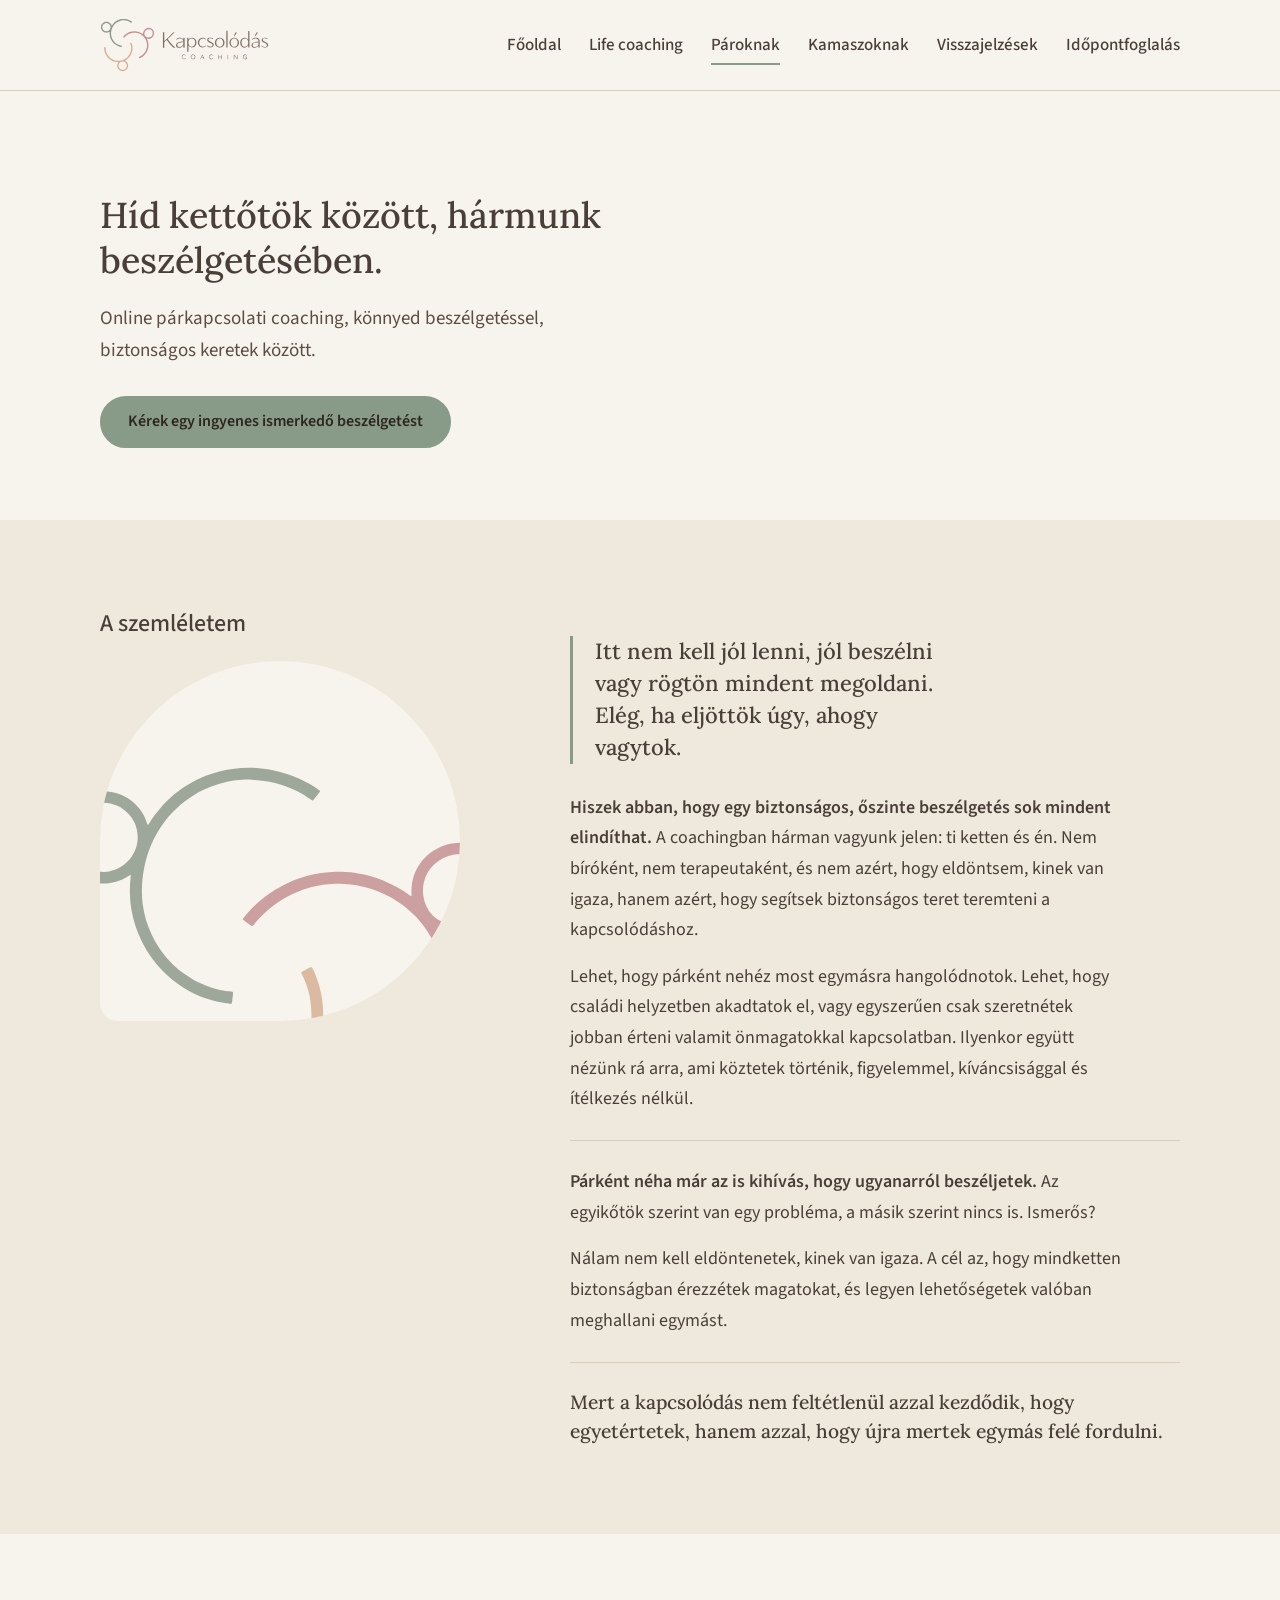
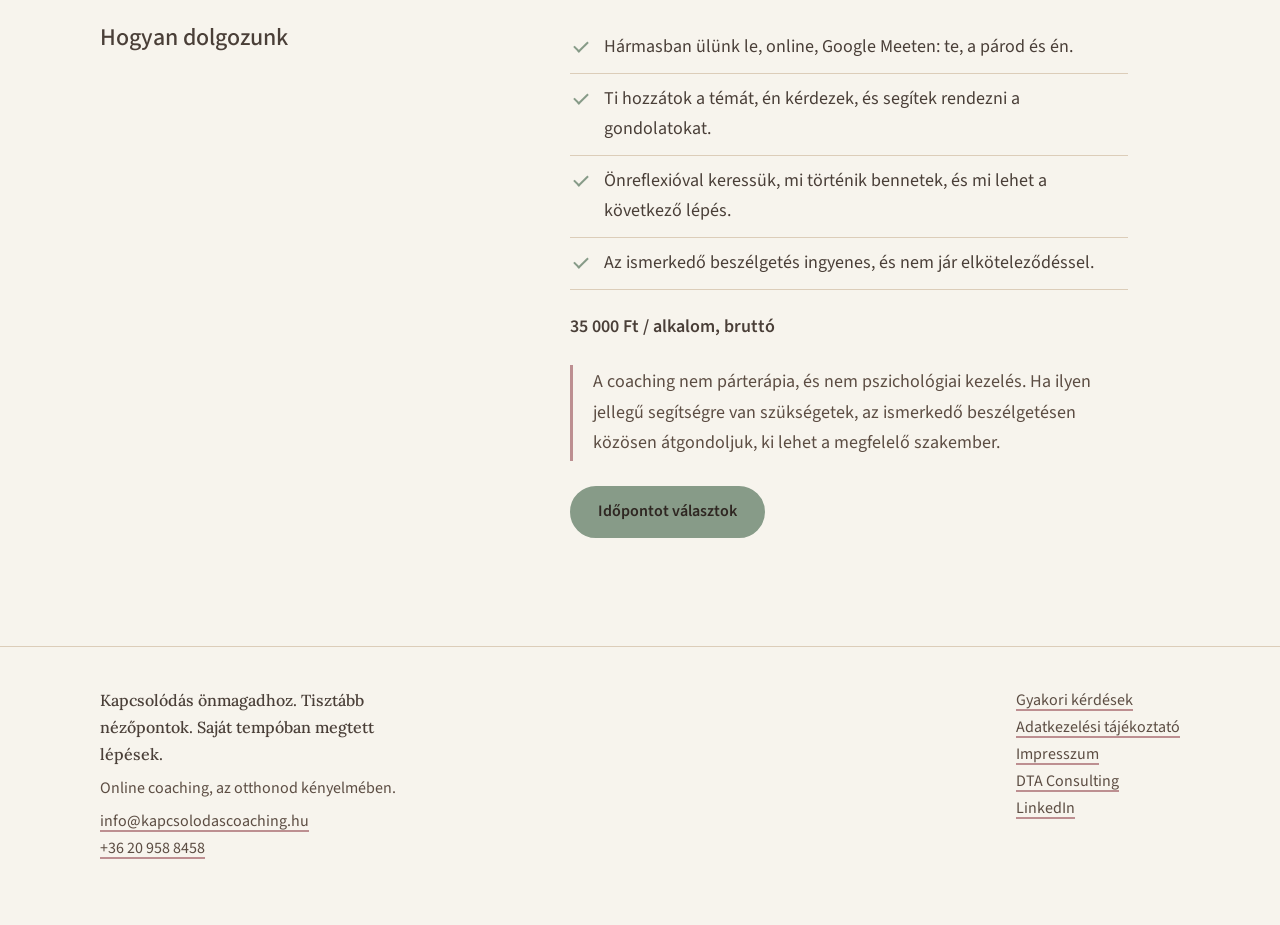
<file: parkapcsolati.html>
<!doctype html>
<html lang="hu">
<head>
<meta charset="utf-8">
<meta name="viewport" content="width=device-width, initial-scale=1">
<title>Párkapcsolati coaching | Kapcsolódás Coaching</title>
<meta name="description" content="Online párkapcsolati coaching Google Meeten: mindent az asztalra teszünk, és hidat építünk kettőtök között. Foglalj ingyenes ismerkedő beszélgetést.">
<link rel="canonical" href="https://kapcsolodascoaching.hu/parkapcsolati.html">
<meta property="og:type" content="website">
<meta property="og:locale" content="hu_HU">
<meta property="og:title" content="Párkapcsolati coaching | Kapcsolódás Coaching">
<meta property="og:description" content="Online párkapcsolati coaching Google Meeten: mindent az asztalra teszünk, és hidat építünk kettőtök között. Foglalj ingyenes ismerkedő beszélgetést.">
<meta property="og:image" content="https://kapcsolodascoaching.hu/assets/og.png">
<meta name="twitter:card" content="summary_large_image">
<meta name="theme-color" content="#F7F4ED">
<link rel="icon" href="assets/favicon.svg" type="image/svg+xml">
<link rel="apple-touch-icon" href="assets/apple-touch-icon.png">
<link rel="stylesheet" href="assets/fonts.css">
<link rel="stylesheet" href="assets/style.css">
<link rel="preload" href="assets/fonts/source-sans-3-latin-ext-400-normal.woff2" as="font" type="font/woff2" crossorigin>
</head>
<body>
<a class="skip" href="#tartalom">Ugrás a tartalomra</a>
<header class="site"><div class="wrap">
<a class="logo" href="index.html"><img src="assets/logo-horizontal.svg" alt="Kapcsolódás Coaching" width="170" height="54"></a>
<nav aria-label="Fő menü"><ul><li><a href="index.html">Főoldal</a></li><li><a href="life-coaching.html">Life coaching</a></li><li><a href="parkapcsolati.html" aria-current="page">Pároknak</a></li><li><a href="kamaszok.html">Kamaszoknak</a></li><li><a href="index.html#ertekeles">Visszajelzések</a></li><li><a href="foglalas.html">Időpontfoglalás</a></li></ul></nav>
</div></header>
<main id="tartalom">
<section class="hero" style="padding-bottom:clamp(40px,6vw,72px)">
  <div class="wrap">
    <h1>Híd kettőtök között, hármunk beszélgetésében.</h1>
    <p class="lead">Online párkapcsolati coaching, könnyed beszélgetéssel, biztonságos keretek között.</p>
    <div class="actions">
      <a class="btn" href="https://calendar.google.com/calendar/u/0/appointments/schedules/AcZssZ18UnJL9mykO5H6ke5_h1Ri6ztLCyt28_l9wbtVGC3lF9zkRN8YsLWIUeOnDKF8heq-Guiknu7d">Kérek egy ingyenes ismerkedő beszélgetést</a>
    </div>
  </div>
</section>

<section class="block tint">
  <div class="wrap two">
    <div class="why-side">
      <h2>A szemléletem</h2>
      <div class="why-art" aria-hidden="true"><img src="assets/logo-mark.svg" alt="" width="738" height="724"></div>
    </div>
    <div>
      <blockquote class="credo"><p>Itt nem kell jól lenni, jól beszélni vagy rögtön mindent megoldani. Elég, ha eljöttök úgy, ahogy vagytok.</p></blockquote>
      <div class="grp">
        <p><strong>Hiszek abban, hogy egy biztonságos, őszinte beszélgetés sok mindent elindíthat.</strong> A coachingban hárman vagyunk jelen: ti ketten és én. Nem bíróként, nem terapeutaként, és nem azért, hogy eldöntsem, kinek van igaza, hanem azért, hogy segítsek biztonságos teret teremteni a kapcsolódáshoz.</p>
        <p>Lehet, hogy párként nehéz most egymásra hangolódnotok. Lehet, hogy családi helyzetben akadtatok el, vagy egyszerűen csak szeretnétek jobban érteni valamit önmagatokkal kapcsolatban. Ilyenkor együtt nézünk rá arra, ami köztetek történik, figyelemmel, kíváncsisággal és ítélkezés nélkül.</p>
      </div>
      <div class="grp">
        <p><strong>Párként néha már az is kihívás, hogy ugyanarról beszéljetek.</strong> Az egyikőtök szerint van egy probléma, a másik szerint nincs is. Ismerős?</p>
        <p>Nálam nem kell eldöntenetek, kinek van igaza. A cél az, hogy mindketten biztonságban érezzétek magatokat, és legyen lehetőségetek valóban meghallani egymást.</p>
      </div>
      <div class="grp pull">
        <p>Mert a kapcsolódás nem feltétlenül azzal kezdődik, hogy egyetértetek, hanem azzal, hogy újra mertek egymás felé fordulni.</p>
      </div>
    </div>
  </div>
</section>

<section class="block">
  <div class="wrap two">
    <h2>Hogyan dolgozunk</h2>
    <div>
      <ul class="checks">
        <li>Hármasban ülünk le, online, Google Meeten: te, a párod és én.</li>
        <li>Ti hozzátok a témát, én kérdezek, és segítek rendezni a gondolatokat.</li>
        <li>Önreflexióval keressük, mi történik bennetek, és mi lehet a következő lépés.</li>
        <li>Az ismerkedő beszélgetés ingyenes, és nem jár elköteleződéssel.</li>
      </ul>
      <p class="price" style="margin-top:1.4rem">35 000 Ft / alkalom, bruttó</p>
      <div class="note" style="margin-top:1.4rem"><p>A coaching nem párterápia, és nem pszichológiai kezelés. Ha ilyen jellegű segítségre van szükségetek, az ismerkedő beszélgetésen közösen átgondoljuk, ki lehet a megfelelő szakember.</p></div>
      <p style="margin-top:1.6rem"><a class="btn" href="https://calendar.google.com/calendar/u/0/appointments/schedules/AcZssZ18UnJL9mykO5H6ke5_h1Ri6ztLCyt28_l9wbtVGC3lF9zkRN8YsLWIUeOnDKF8heq-Guiknu7d">Időpontot választok</a></p>
    </div>
  </div>
</section>

</main>
<footer class="site"><div class="wrap">
<div>
<p class="tagline">Kapcsolódás önmagadhoz. Tisztább nézőpontok. Saját tempóban megtett lépések.</p>
<p>Online coaching, az otthonod kényelmében.</p>
<p><a href="mailto:info@kapcsolodascoaching.hu">info@kapcsolodascoaching.hu</a><br><a href="tel:+36209588458">+36 20 958 8458</a></p>
</div>
<ul>
<li><a href="gyik.html">Gyakori kérdések</a></li>
<li><a href="adatkezeles.html">Adatkezelési tájékoztató</a></li>
<li><a href="impresszum.html">Impresszum</a></li>
<li><a href="https://dta-consulting.hu">DTA Consulting</a></li>
<li><a href="https://www.linkedin.com/showcase/kapcsolodas-coaching/" rel="noopener">LinkedIn</a></li>
</ul>
</div></footer>
<script data-goatcounter="https://kapcsolodas.goatcounter.com/count" async src="https://gc.zgo.at/count.js"></script>
</body>
</html>
</file>
<file: assets/fonts.css>
@font-face{font-family:"Lora";font-weight:500;font-display:swap;src:url(fonts/lora-latin-ext-500-normal.woff2) format("woff2");unicode-range:U+0100-02BA,U+02BD-02C5,U+02C7-02CC,U+02CE-02D7,U+02DD-02FF,U+0304,U+0308,U+0329,U+1D00-1DBF,U+1E00-1E9F,U+1EF2-1EFF,U+2020,U+20A0-20AB,U+20AD-20C0,U+2113,U+2C60-2C7F,U+A720-A7FF}
@font-face{font-family:"Lora";font-weight:500;font-display:swap;src:url(fonts/lora-latin-500-normal.woff2) format("woff2");unicode-range:U+0000-00FF,U+0131,U+0152-0153,U+02BB-02BC,U+02C6,U+02DA,U+02DC,U+0304,U+0308,U+0329,U+2000-206F,U+20AC,U+2122,U+2191,U+2193,U+2212,U+2215,U+FEFF,U+FFFD}
@font-face{font-family:"Lora";font-weight:600;font-display:swap;src:url(fonts/lora-latin-ext-600-normal.woff2) format("woff2");unicode-range:U+0100-02BA,U+02BD-02C5,U+02C7-02CC,U+02CE-02D7,U+02DD-02FF,U+0304,U+0308,U+0329,U+1D00-1DBF,U+1E00-1E9F,U+1EF2-1EFF,U+2020,U+20A0-20AB,U+20AD-20C0,U+2113,U+2C60-2C7F,U+A720-A7FF}
@font-face{font-family:"Lora";font-weight:600;font-display:swap;src:url(fonts/lora-latin-600-normal.woff2) format("woff2");unicode-range:U+0000-00FF,U+0131,U+0152-0153,U+02BB-02BC,U+02C6,U+02DA,U+02DC,U+0304,U+0308,U+0329,U+2000-206F,U+20AC,U+2122,U+2191,U+2193,U+2212,U+2215,U+FEFF,U+FFFD}
@font-face{font-family:"Source Sans 3";font-weight:400;font-display:swap;src:url(fonts/source-sans-3-latin-ext-400-normal.woff2) format("woff2");unicode-range:U+0100-02BA,U+02BD-02C5,U+02C7-02CC,U+02CE-02D7,U+02DD-02FF,U+0304,U+0308,U+0329,U+1D00-1DBF,U+1E00-1E9F,U+1EF2-1EFF,U+2020,U+20A0-20AB,U+20AD-20C0,U+2113,U+2C60-2C7F,U+A720-A7FF}
@font-face{font-family:"Source Sans 3";font-weight:400;font-display:swap;src:url(fonts/source-sans-3-latin-400-normal.woff2) format("woff2");unicode-range:U+0000-00FF,U+0131,U+0152-0153,U+02BB-02BC,U+02C6,U+02DA,U+02DC,U+0304,U+0308,U+0329,U+2000-206F,U+20AC,U+2122,U+2191,U+2193,U+2212,U+2215,U+FEFF,U+FFFD}
@font-face{font-family:"Source Sans 3";font-weight:500;font-display:swap;src:url(fonts/source-sans-3-latin-ext-500-normal.woff2) format("woff2");unicode-range:U+0100-02BA,U+02BD-02C5,U+02C7-02CC,U+02CE-02D7,U+02DD-02FF,U+0304,U+0308,U+0329,U+1D00-1DBF,U+1E00-1E9F,U+1EF2-1EFF,U+2020,U+20A0-20AB,U+20AD-20C0,U+2113,U+2C60-2C7F,U+A720-A7FF}
@font-face{font-family:"Source Sans 3";font-weight:500;font-display:swap;src:url(fonts/source-sans-3-latin-500-normal.woff2) format("woff2");unicode-range:U+0000-00FF,U+0131,U+0152-0153,U+02BB-02BC,U+02C6,U+02DA,U+02DC,U+0304,U+0308,U+0329,U+2000-206F,U+20AC,U+2122,U+2191,U+2193,U+2212,U+2215,U+FEFF,U+FFFD}
@font-face{font-family:"Source Sans 3";font-weight:600;font-display:swap;src:url(fonts/source-sans-3-latin-ext-600-normal.woff2) format("woff2");unicode-range:U+0100-02BA,U+02BD-02C5,U+02C7-02CC,U+02CE-02D7,U+02DD-02FF,U+0304,U+0308,U+0329,U+1D00-1DBF,U+1E00-1E9F,U+1EF2-1EFF,U+2020,U+20A0-20AB,U+20AD-20C0,U+2113,U+2C60-2C7F,U+A720-A7FF}
@font-face{font-family:"Source Sans 3";font-weight:600;font-display:swap;src:url(fonts/source-sans-3-latin-600-normal.woff2) format("woff2");unicode-range:U+0000-00FF,U+0131,U+0152-0153,U+02BB-02BC,U+02C6,U+02DA,U+02DC,U+0304,U+0308,U+0329,U+2000-206F,U+20AC,U+2122,U+2191,U+2193,U+2212,U+2215,U+FEFF,U+FFFD}
</file>
<file: assets/style.css>
/* Kapcsolódás Coaching – arculat a lookbook szerint
   Színek: zsályazöld #879B88, púderrózsaszín #BD8F91, meleg bézs #DCCDB9, taupe #8B7868, törtfehér #F7F4ED
   Olvashatósághoz a lookbook sötét taupe szöveget javasol: #4A3F38 (a taupe sötétített árnyalata, kontraszt 9,3:1) */
:root{
  --offwhite:#F7F4ED;
  --tint:#EFE8DC;          /* a bézs világos árnyalata hátterekhez */
  --beige:#DCCDB9;
  --sage:#879B88;
  --rose:#BD8F91;
  --taupe:#8B7868;
  --text:#4A3F38;          /* törzsszöveg */
  --text-soft:#5C4D43;     /* másodlagos szöveg, kontraszt 7,4:1 */
  --btn-text:#2E2621;      /* szöveg a zsályazöld gombon, kontraszt 5:1 */
  --serif:"Lora",Georgia,"Times New Roman",serif;
  --sans:"Source Sans 3",system-ui,-apple-system,"Segoe UI",sans-serif;
  --gutter:clamp(20px,5vw,56px);
}
*,*::before,*::after{box-sizing:border-box}
html{-webkit-text-size-adjust:100%}
body{margin:0;background:var(--offwhite);color:var(--text);font-family:var(--sans);font-size:1.125rem;line-height:1.7}
img,svg{max-width:100%;display:block}
a{color:var(--text);text-decoration-line:underline;text-decoration-color:var(--rose);text-decoration-thickness:2px;text-underline-offset:.22em}
a:hover{text-decoration-color:var(--text)}
:focus-visible{outline:3px solid var(--text);outline-offset:3px;border-radius:3px}
.skip{position:absolute;left:-999px;top:8px;background:var(--text);color:#fff;padding:10px 16px;z-index:10}
.skip:focus{left:8px}
.wrap{width:min(100% - 2*var(--gutter),1080px);margin-inline:auto}

/* fejléc: vízszintes logó */
header.site{padding-block:18px;border-bottom:1px solid var(--beige)}
header.site .wrap{display:flex;flex-wrap:wrap;gap:14px 36px;align-items:center;justify-content:space-between}
.logo{display:block;line-height:0}
.logo img{height:54px;width:auto}
nav ul{display:flex;flex-wrap:wrap;gap:6px 28px;list-style:none;margin:0;padding:0}
nav a{text-decoration:none;font-weight:500;font-size:1.0625rem;padding:6px 0;border-bottom:2px solid transparent}
nav a:hover{border-bottom-color:var(--rose)}
nav a[aria-current="page"]{border-bottom-color:var(--sage)}

/* tipográfiai hierarchia a lookbook szerint */
h1{font-family:var(--serif);font-weight:500;font-size:clamp(1.75rem,4.2vw,2.25rem);line-height:1.25;margin:0;max-width:24ch}
h2{font-family:var(--sans);font-weight:500;font-size:clamp(1.35rem,2.6vw,1.5rem);line-height:1.3;margin:0 0 .8em}
h3{font-family:var(--sans);font-weight:500;font-size:1.25rem;line-height:1.3;margin:0 0 .35em}
p{margin:0 0 1.1em;max-width:62ch}
.lead{font-size:1.1875rem;color:var(--text-soft);max-width:52ch}

.hero{padding-block:clamp(48px,8vw,104px)}
.hero-split .wrap{display:grid;grid-template-columns:minmax(0,1.25fr) minmax(0,.75fr);gap:32px 64px;align-items:center}
.hero .lead{margin-top:1.2rem}
.hero .actions{margin-top:1.8rem}
.hero-mark{width:min(100%,320px);justify-self:center}
.hero-mark img{width:100%;height:auto}

.btn{display:inline-block;background:var(--sage);color:var(--btn-text);text-decoration:none;padding:13px 26px;border-radius:28px;font-weight:600;font-size:1rem;line-height:1.35;text-align:center;border:2px solid var(--sage)}
.btn:hover{background:var(--beige);border-color:var(--sage);color:var(--btn-text)}
.btn.quiet{background:transparent;border-color:var(--taupe)}
.btn.quiet:hover{background:var(--tint);border-color:var(--text)}
.actions{display:flex;flex-wrap:wrap;gap:14px}

section.block{padding-block:clamp(44px,7vw,88px)}
section.tint{background:var(--tint)}

/* szolgáltatások: sorok, nem kártyák */
.tracks{margin:0;padding:0;list-style:none;border-top:1px solid var(--beige)}
.tracks li{display:grid;grid-template-columns:minmax(0,1fr) minmax(0,1.6fr);gap:8px 48px;padding-block:28px;border-bottom:1px solid var(--beige)}
.tracks h3{margin:0}
.tracks p{margin:0 0 .6em}
.tracks a.more{font-weight:600}

.steps{margin:0;padding:0;list-style:none;counter-reset:s;display:grid;gap:30px;max-width:720px}
.steps li{counter-increment:s;padding-left:62px;position:relative}
.steps li::before{content:counter(s);position:absolute;left:0;top:-4px;width:42px;height:42px;border-radius:50%;border:2px solid var(--rose);display:grid;place-items:center;font-family:var(--serif);font-size:1.15rem;color:var(--text)}
.steps h3{margin-bottom:.2em}
.steps p{margin:0}

.two{display:grid;grid-template-columns:minmax(0,1fr) minmax(0,1.5fr);gap:24px 64px}
.note{border-left:3px solid var(--rose);padding:2px 0 2px 20px;color:var(--text-soft);max-width:62ch}
.note p{margin:0}
.credo{margin:1.6em 0;padding:0 0 0 22px;border-left:3px solid var(--sage);max-width:44ch}
.credo p{font-family:var(--serif);font-weight:500;font-size:1.375rem;line-height:1.45;margin:0;color:var(--text)}
.checks{list-style:none;margin:0 0 1.2em;padding:0;max-width:62ch}
.checks li{padding:10px 0 10px 34px;position:relative;border-bottom:1px solid var(--beige)}
.checks li::before{content:"";position:absolute;left:4px;top:19px;width:14px;height:8px;border-left:2px solid var(--sage);border-bottom:2px solid var(--sage);transform:rotate(-45deg)}

.bookgrid{display:grid;grid-template-columns:repeat(auto-fit,minmax(280px,1fr));gap:24px;margin-top:2rem}
.book{background:#fff;border:1px solid var(--beige);border-radius:14px;padding:28px}
.book h3{margin-bottom:.3em}
.book .meta{color:var(--text-soft);margin-bottom:1em}

footer.site{border-top:1px solid var(--beige);padding-block:40px 56px;color:var(--text-soft);font-size:1rem}
footer.site .wrap{display:flex;flex-wrap:wrap;gap:24px 48px;justify-content:space-between}
footer.site p{margin:0 0 .4em}
footer.site .tagline{font-family:var(--serif);font-weight:500;color:var(--text);max-width:34ch}
footer.site ul{list-style:none;margin:0;padding:0}
footer.site a{color:var(--text-soft)}

.legal h2{font-size:1.35rem;margin-top:2em}
.legal ul{max-width:62ch}
mark.todo{background:#FFE9A8;color:#4A3500;padding:0 .25em;border-radius:3px}

@media (max-width:820px){
  .hero-split .wrap{grid-template-columns:1fr}
  .hero-mark{display:none}
  .tracks li,.two{grid-template-columns:1fr}
  body{font-size:1.0625rem}
  .logo img{height:46px}
}
@media (prefers-reduced-motion:reduce){*{scroll-behavior:auto!important;transition:none!important}}

/* árak, portré */
.price{font-weight:600;color:var(--text)}
.portrait{margin:1.2rem 0 0;max-width:340px}
.portrait img{width:100%;height:auto;aspect-ratio:4/5;object-fit:cover;border-radius:18px;background:var(--tint)}
@media (max-width:820px){.portrait{max-width:280px}}

/* folyamat + fotó */
.process{display:grid;grid-template-columns:minmax(0,1fr) minmax(0,1fr);gap:32px 56px;align-items:center}
.scene{margin:0}
.scene img{width:100%;height:auto;aspect-ratio:3/2;object-fit:cover;border-radius:18px}
.portrait img{object-position:50% 30%}
@media (max-width:820px){.process{grid-template-columns:1fr}}

/* "Miért" szekció: logóból kivágott dekor */
.why-side{align-self:start;position:sticky;top:32px}
.why-art{margin-top:1.4rem;width:min(100%,360px);aspect-ratio:1/1;overflow:hidden;border-radius:50% 50% 50% 18px;background:var(--offwhite);position:relative}
.why-art img{position:absolute;width:128%;max-width:none;left:-14%;top:-10%;opacity:.85}
@media (max-width:820px){.why-side{position:static}.why-art{display:none}}
.grp{margin-top:1.6rem;padding-top:1.6rem;border-top:1px solid var(--beige)}
.grp:first-of-type{margin-top:0;padding-top:0;border-top:0}
.grp p{margin:0 0 .9em}
.grp p:last-child{margin-bottom:0}
.grp strong{font-weight:600;color:var(--text)}
.grp.pull p{font-family:var(--serif);font-size:1.2rem;line-height:1.5;color:var(--text)}
.review{margin:0 auto;max-width:720px;text-align:center}
.review .stars{color:var(--rose);font-size:1.4rem;letter-spacing:.2em}
.review blockquote{margin:.8rem 0 1rem}
.review blockquote p{font-family:var(--serif);font-weight:500;font-size:1.4rem;line-height:1.5;color:var(--text);margin:0}
.review figcaption{font-size:.95rem;color:var(--text-soft)}
#ertekeles{scroll-margin-top:16px}
.faq-item{padding:1.4rem 0;border-bottom:1px solid var(--beige)}
.faq-item:first-child{padding-top:0}
.faq-item h3{margin:0 0 .4em}
.faq-item p,.faq-item ul{margin:0}
.reviews{display:grid;grid-template-columns:1fr 1fr;gap:48px;max-width:1040px;margin:0 auto}
.reviews .review{max-width:none}
.reviews .review blockquote p{font-size:1.25rem}
@media (max-width:820px){.reviews{grid-template-columns:1fr;gap:40px}}
.side-photo{margin-top:1.4rem;max-width:420px}
@media (max-width:820px){.side-photo{display:none}}
</file>
